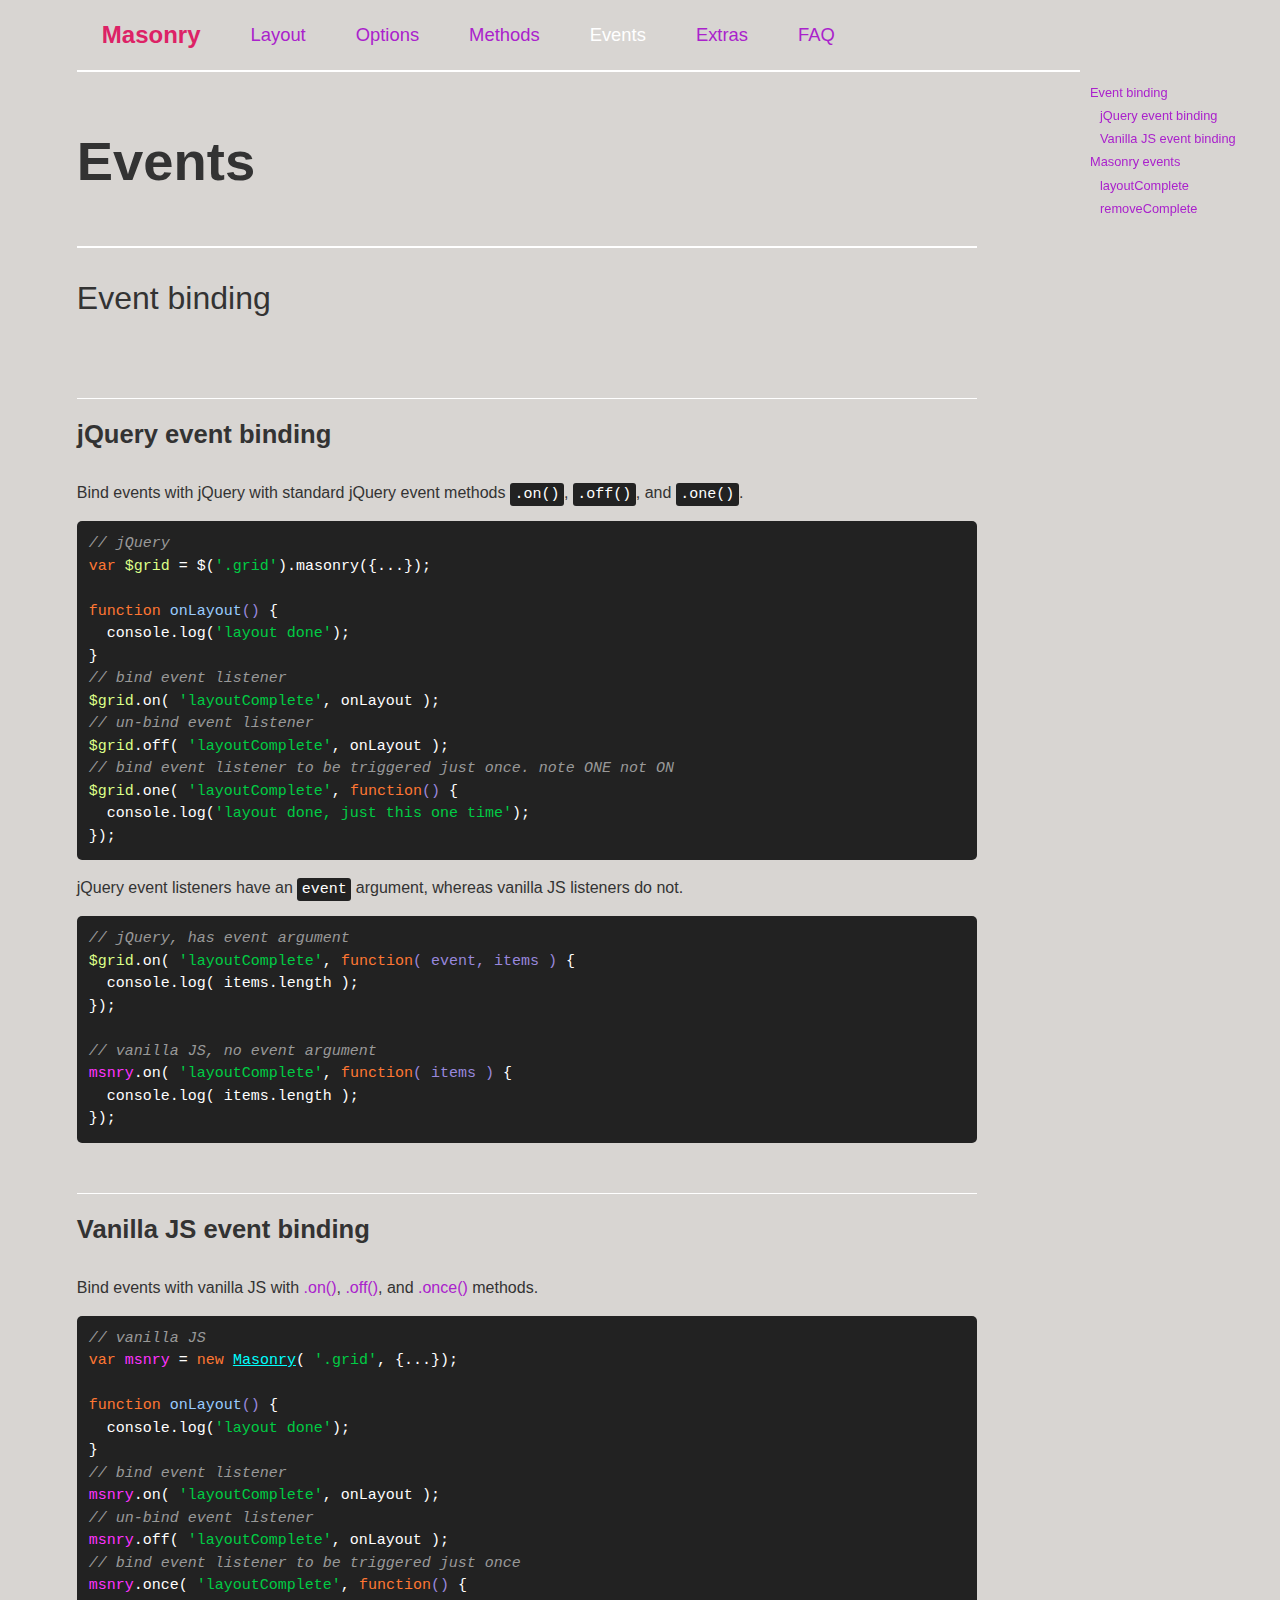
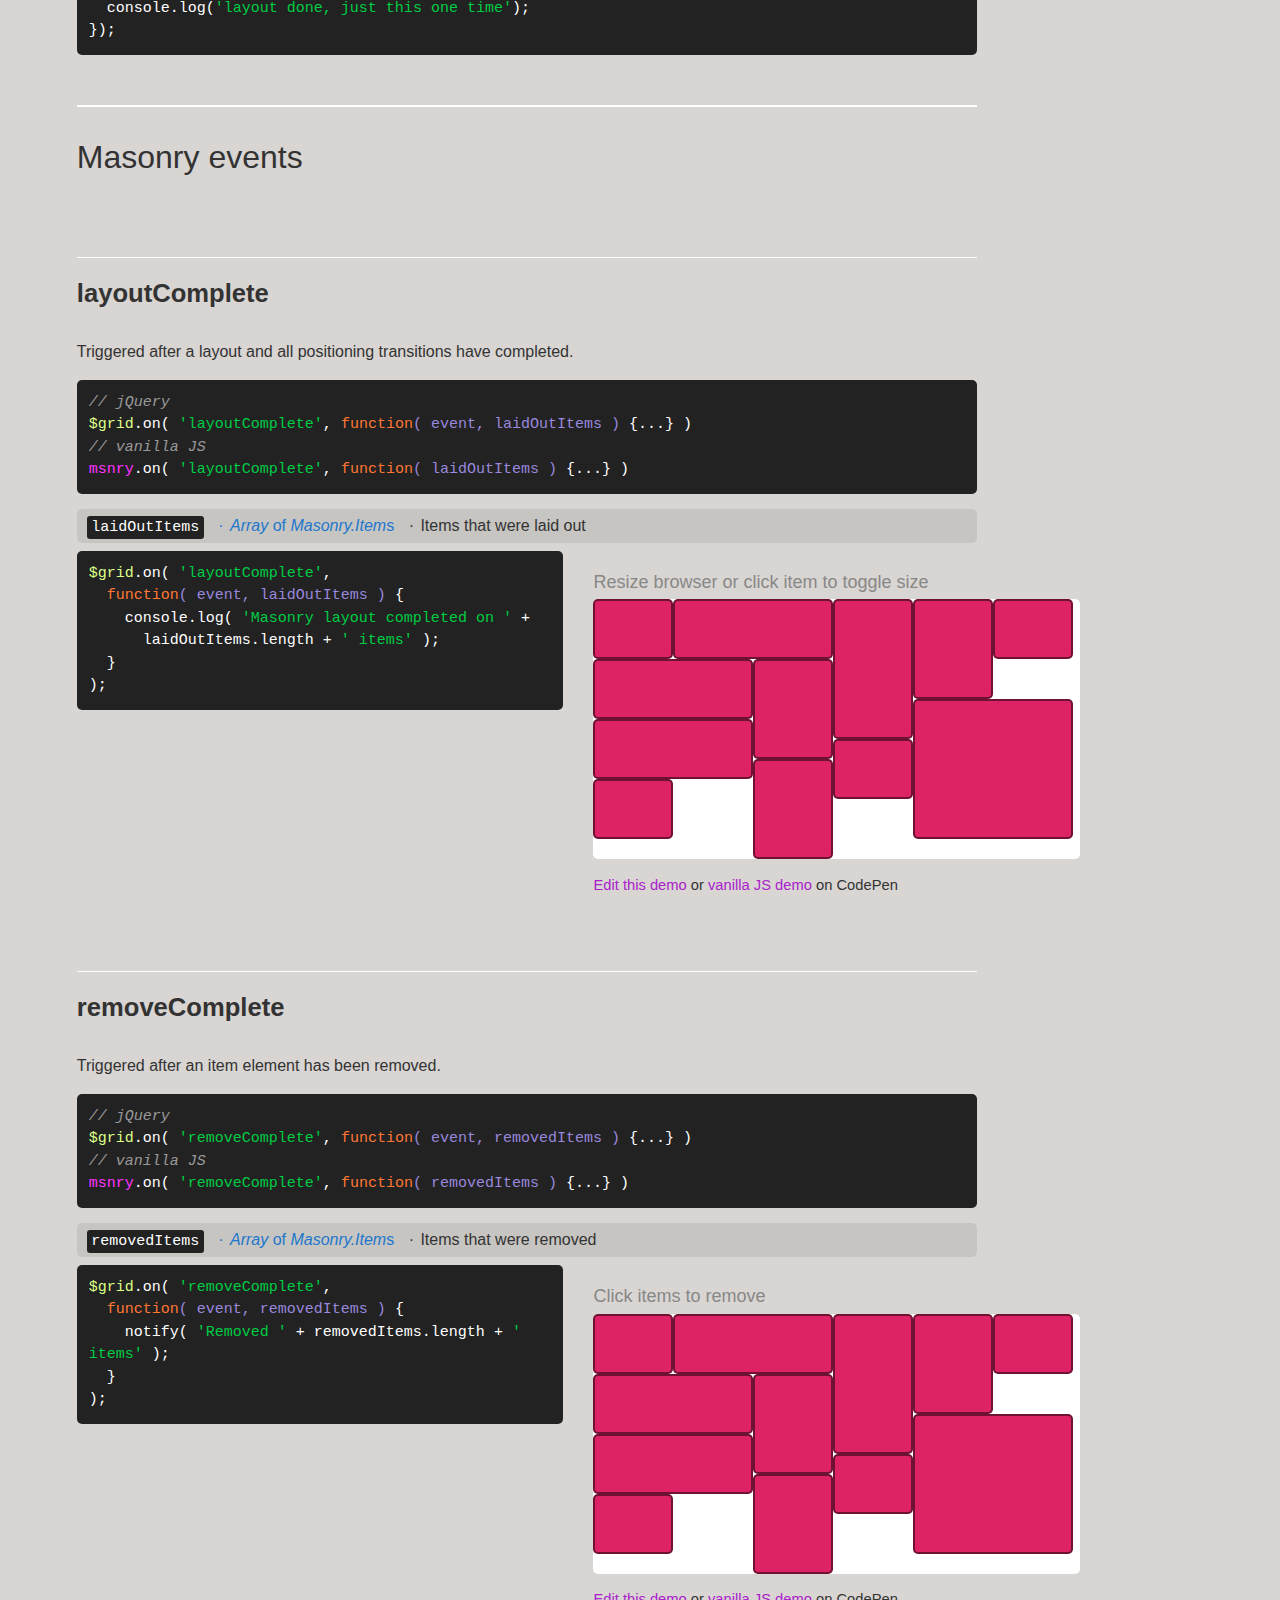
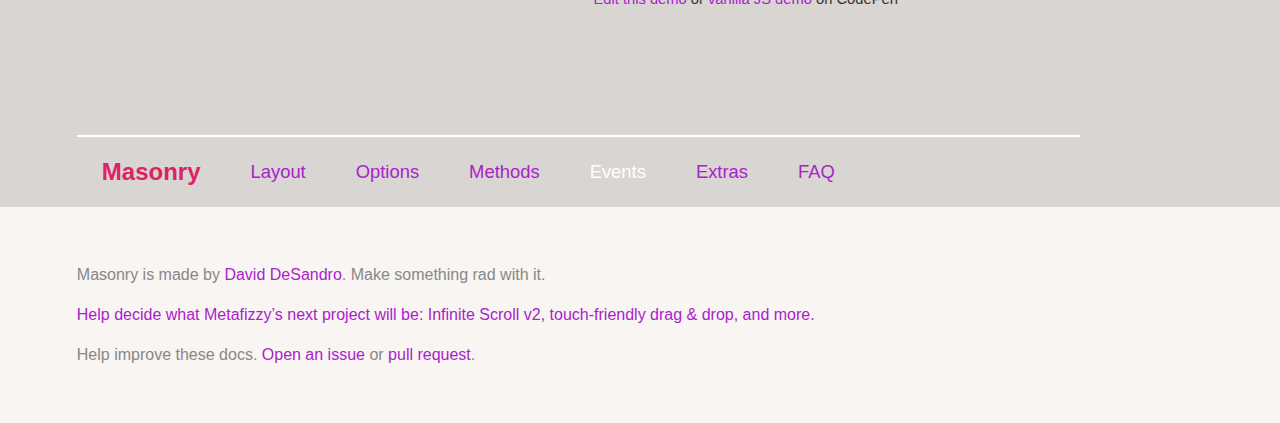
<file: assets/plugins/masonry/events.html>
<!doctype html>
<html class="export">
<head>
  <meta charset="utf-8">
  <meta http-equiv="X-UA-Compatible" content="IE=edge,chrome=1">
  <meta name="viewport" content="width=device-width">
  <meta name="description" content="Cascading grid layout library">

  <title>Masonry &#xB7; Events</title>

    <link rel="stylesheet" href="css/masonry-docs.css" media="screen">

</head>
<body class="page--events" data-page="events">

  <div class="site-nav">
    <div class="container">
      <ol class="site-nav__list">
        <li class="site-nav__item site-nav__item--homepage">
          <a href=".">Masonry</a></li>
        <li class="site-nav__item site-nav__item--layout">
          <a href="layout.html">Layout</a></li>
        <li class="site-nav__item site-nav__item--options">
          <a href="options.html">Options</a></li>
        <li class="site-nav__item site-nav__item--methods">
          <a href="methods.html">Methods</a></li>
        <li class="site-nav__item site-nav__item--events">
          <a href="events.html">Events</a></li>
        <li class="site-nav__item site-nav__item--extras">
          <a href="extras.html">Extras</a></li>
        <li class="site-nav__item site-nav__item--faq">
          <a href="faq.html">FAQ</a></li>
      </ol>
    </div>
  </div>


  <div id="content" class="content container">

      <h1>Events</h1>

    <ul class="page-nav">
<li class="page-nav__item page-nav__item--h2"><a href="#event-binding">Event binding</a></li>
<li class="page-nav__item page-nav__item--h3"><a href="#jquery-event-binding">jQuery event binding</a></li>
<li class="page-nav__item page-nav__item--h3"><a href="#vanilla-js-event-binding">Vanilla JS event binding</a></li>
<li class="page-nav__item page-nav__item--h2"><a href="#masonry-events">Masonry events</a></li>
<li class="page-nav__item page-nav__item--h3"><a href="#layoutcomplete">layoutComplete</a></li>
<li class="page-nav__item page-nav__item--h3"><a href="#removecomplete">removeComplete</a></li>
</ul>


<div id="notification"></div>

<h2 id="event-binding">Event binding</h2>

<h3 id="jquery-event-binding">jQuery event binding</h3>

<p>Bind events with jQuery with standard jQuery event methods <code>.on()</code>, <code>.off()</code>, and <code>.one()</code>.</p>

<pre><code class="js"><span class="comment">// jQuery</span>
<span class="keyword">var</span> <span class="jquery_var">$grid</span> = $(<span class="string">&apos;.grid&apos;</span>).masonry({...});

<span class="function"><span class="keyword">function</span> <span class="title">onLayout</span><span class="params">()</span> </span>{
  <span class="built_in">console</span>.log(<span class="string">&apos;layout done&apos;</span>);
}
<span class="comment">// bind event listener</span>
<span class="jquery_var">$grid</span>.on( <span class="string">&apos;layoutComplete&apos;</span>, onLayout );
<span class="comment">// un-bind event listener</span>
<span class="jquery_var">$grid</span>.off( <span class="string">&apos;layoutComplete&apos;</span>, onLayout );
<span class="comment">// bind event listener to be triggered just once. note ONE not ON</span>
<span class="jquery_var">$grid</span>.one( <span class="string">&apos;layoutComplete&apos;</span>, <span class="function"><span class="keyword">function</span><span class="params">()</span> </span>{
  <span class="built_in">console</span>.log(<span class="string">&apos;layout done, just this one time&apos;</span>);
});
</code></pre>

<p>jQuery event listeners have an <code>event</code> argument, whereas vanilla JS listeners do not.</p>

<pre><code class="js"><span class="comment">// jQuery, has event argument</span>
<span class="jquery_var">$grid</span>.on( <span class="string">&apos;layoutComplete&apos;</span>, <span class="function"><span class="keyword">function</span><span class="params">( event, items )</span> </span>{
  <span class="built_in">console</span>.log( items.length );
});

<span class="comment">// vanilla JS, no event argument</span>
<span class="masonry_var">msnry</span>.on( <span class="string">&apos;layoutComplete&apos;</span>, <span class="function"><span class="keyword">function</span><span class="params">( items )</span> </span>{
  <span class="built_in">console</span>.log( items.length );
});
</code></pre>


<h3 id="vanilla-js-event-binding">Vanilla JS event binding</h3>

<p>Bind events with vanilla JS with <a href="methods.html#on">.on()</a>, <a href="methods.html#off">.off()</a>, and <a href="methods.html#once">.once()</a> methods.</p>

<pre><code class="js"><span class="comment">// vanilla JS</span>
<span class="keyword">var</span> <span class="masonry_var">msnry</span> = <span class="keyword">new</span> <span class="masonry_keyword">Masonry</span>( <span class="string">&apos;.grid&apos;</span>, {...});

<span class="function"><span class="keyword">function</span> <span class="title">onLayout</span><span class="params">()</span> </span>{
  <span class="built_in">console</span>.log(<span class="string">&apos;layout done&apos;</span>);
}
<span class="comment">// bind event listener</span>
<span class="masonry_var">msnry</span>.on( <span class="string">&apos;layoutComplete&apos;</span>, onLayout );
<span class="comment">// un-bind event listener</span>
<span class="masonry_var">msnry</span>.off( <span class="string">&apos;layoutComplete&apos;</span>, onLayout );
<span class="comment">// bind event listener to be triggered just once</span>
<span class="masonry_var">msnry</span>.once( <span class="string">&apos;layoutComplete&apos;</span>, <span class="function"><span class="keyword">function</span><span class="params">()</span> </span>{
  <span class="built_in">console</span>.log(<span class="string">&apos;layout done, just this one time&apos;</span>);
});
</code></pre>


<h2 id="masonry-events">Masonry events</h2>


<h3 id="layoutcomplete">layoutComplete</h3>

<p>Triggered after a layout and all positioning transitions have completed.</p>

<pre><code class="js"><span class="comment">// jQuery</span>
<span class="jquery_var">$grid</span>.on( <span class="string">&apos;layoutComplete&apos;</span>, <span class="function"><span class="keyword">function</span><span class="params">( event, laidOutItems )</span> </span>{...} )
<span class="comment">// vanilla JS</span>
<span class="masonry_var">msnry</span>.on( <span class="string">&apos;layoutComplete&apos;</span>, <span class="function"><span class="keyword">function</span><span class="params">( laidOutItems )</span> </span>{...} )
</code></pre>

<p class="variable">
  <code class="variable__code">laidOutItems</code>
  <span class="variable__type"><i>Array</i> of <i>Masonry.Item</i>s</span>
  <span class="variable__description">Items that were laid out</span>
</p>

<div class="duo example">
  <div class="duo__cell example__code">
<pre><code class="js"><span class="jquery_var">$grid</span>.on( <span class="string">&apos;layoutComplete&apos;</span>,
  <span class="function"><span class="keyword">function</span><span class="params">( event, laidOutItems )</span> </span>{
    <span class="built_in">console</span>.log( <span class="string">&apos;Masonry layout completed on &apos;</span> +
      laidOutItems.length + <span class="string">&apos; items&apos;</span> );
  }
);
</code></pre>
  </div>
  <div class="duo__cell example__demo" data-js-module="layout-complete-demo">
    <p class="instruction">Resize browser or click item to toggle size</p>
    <div class="grid grid--clickable">
      <div class="grid-item"></div>
      <div class="grid-item grid-item--width2"></div>
      <div class="grid-item grid-item--height3"></div>
      <div class="grid-item grid-item--height2"></div>
      <div class="grid-item grid-item--width2"></div>
      <div class="grid-item"></div>
      <div class="grid-item grid-item--width2 grid-item--height3"></div>
      <div class="grid-item grid-item--height2"></div>
      <div class="grid-item grid-item--width2"></div>
      <div class="grid-item"></div>
      <div class="grid-item grid-item--height2"></div>
      <div class="grid-item"></div>
    </div>
    <p class="edit-demo">
        <a href="http://codepen.io/desandro/pen/yNgmNv">Edit this demo</a>
        or <a href="http://codepen.io/desandro/pen/htsui">vanilla JS demo</a> on CodePen
    </p>
  </div>
</div>


<h3 id="removecomplete">removeComplete</h3>

<p>Triggered after an item element has been removed.</p>

<pre><code class="js"><span class="comment">// jQuery</span>
<span class="jquery_var">$grid</span>.on( <span class="string">&apos;removeComplete&apos;</span>, <span class="function"><span class="keyword">function</span><span class="params">( event, removedItems )</span> </span>{...} )
<span class="comment">// vanilla JS</span>
<span class="masonry_var">msnry</span>.on( <span class="string">&apos;removeComplete&apos;</span>, <span class="function"><span class="keyword">function</span><span class="params">( removedItems )</span> </span>{...} )
</code></pre>

<p class="variable">
  <code class="variable__code">removedItems</code>
  <span class="variable__type"><i>Array</i> of <i>Masonry.Item</i>s</span>
  <span class="variable__description">Items that were removed</span>
</p>

<div class="duo example">
  <div class="duo__cell example__code">
<pre><code class="js"><span class="jquery_var">$grid</span>.on( <span class="string">&apos;removeComplete&apos;</span>,
  <span class="function"><span class="keyword">function</span><span class="params">( event, removedItems )</span> </span>{
    notify( <span class="string">&apos;Removed &apos;</span> + removedItems.length + <span class="string">&apos; items&apos;</span> );
  }
);
</code></pre>
  </div>
  <div class="duo__cell example__demo" data-js-module="remove-complete-demo">
    <p class="instruction">Click items to remove</p>
    <div class="grid grid--clickable">
      <div class="grid-item"></div>
      <div class="grid-item grid-item--width2"></div>
      <div class="grid-item grid-item--height3"></div>
      <div class="grid-item grid-item--height2"></div>
      <div class="grid-item grid-item--width2"></div>
      <div class="grid-item"></div>
      <div class="grid-item grid-item--width2 grid-item--height3"></div>
      <div class="grid-item grid-item--height2"></div>
      <div class="grid-item grid-item--width2"></div>
      <div class="grid-item"></div>
      <div class="grid-item grid-item--height2"></div>
      <div class="grid-item"></div>
    </div>
    <p class="edit-demo">
        <a href="http://codepen.io/desandro/pen/mJRNVV">Edit this demo</a>
        or <a href="http://codepen.io/desandro/pen/JknEe">vanilla JS demo</a> on CodePen
    </p>
  </div>
</div>

  </div>

  <div class="site-nav">
    <div class="container">
      <ol class="site-nav__list">
        <li class="site-nav__item site-nav__item--homepage">
          <a href=".">Masonry</a></li>
        <li class="site-nav__item site-nav__item--layout">
          <a href="layout.html">Layout</a></li>
        <li class="site-nav__item site-nav__item--options">
          <a href="options.html">Options</a></li>
        <li class="site-nav__item site-nav__item--methods">
          <a href="methods.html">Methods</a></li>
        <li class="site-nav__item site-nav__item--events">
          <a href="events.html">Events</a></li>
        <li class="site-nav__item site-nav__item--extras">
          <a href="extras.html">Extras</a></li>
        <li class="site-nav__item site-nav__item--faq">
          <a href="faq.html">FAQ</a></li>
      </ol>
    </div>
  </div>

  <div class="site-footer">
  
    <div class="container">
        <p class="site-footer__copy">
          Masonry is made by <a href="http://desandro.com">David DeSandro</a>.
          Make something rad with it.
        </p>
  
  
      <p class="site-footer__copy"><a href="https://github.com/metafizzy/next-project/issues">Help decide what Metafizzy&#x2019;s next project will be: Infinite Scroll v2, touch-friendly drag &amp; drop, and more.</a></p>
  
      <p class="site-footer__copy">Help improve these docs.
        <a href="https://github.com/desandro/masonry-docs/issues/">Open an issue</a> or
        <a href="https://github.com/desandro/masonry-docs/blob/master/content/events.mustache">pull request</a>.</p>
  
    </div>
  
  </div>

  <script src="js/masonry-docs.min.js"></script>


</body>
</html>
</file>
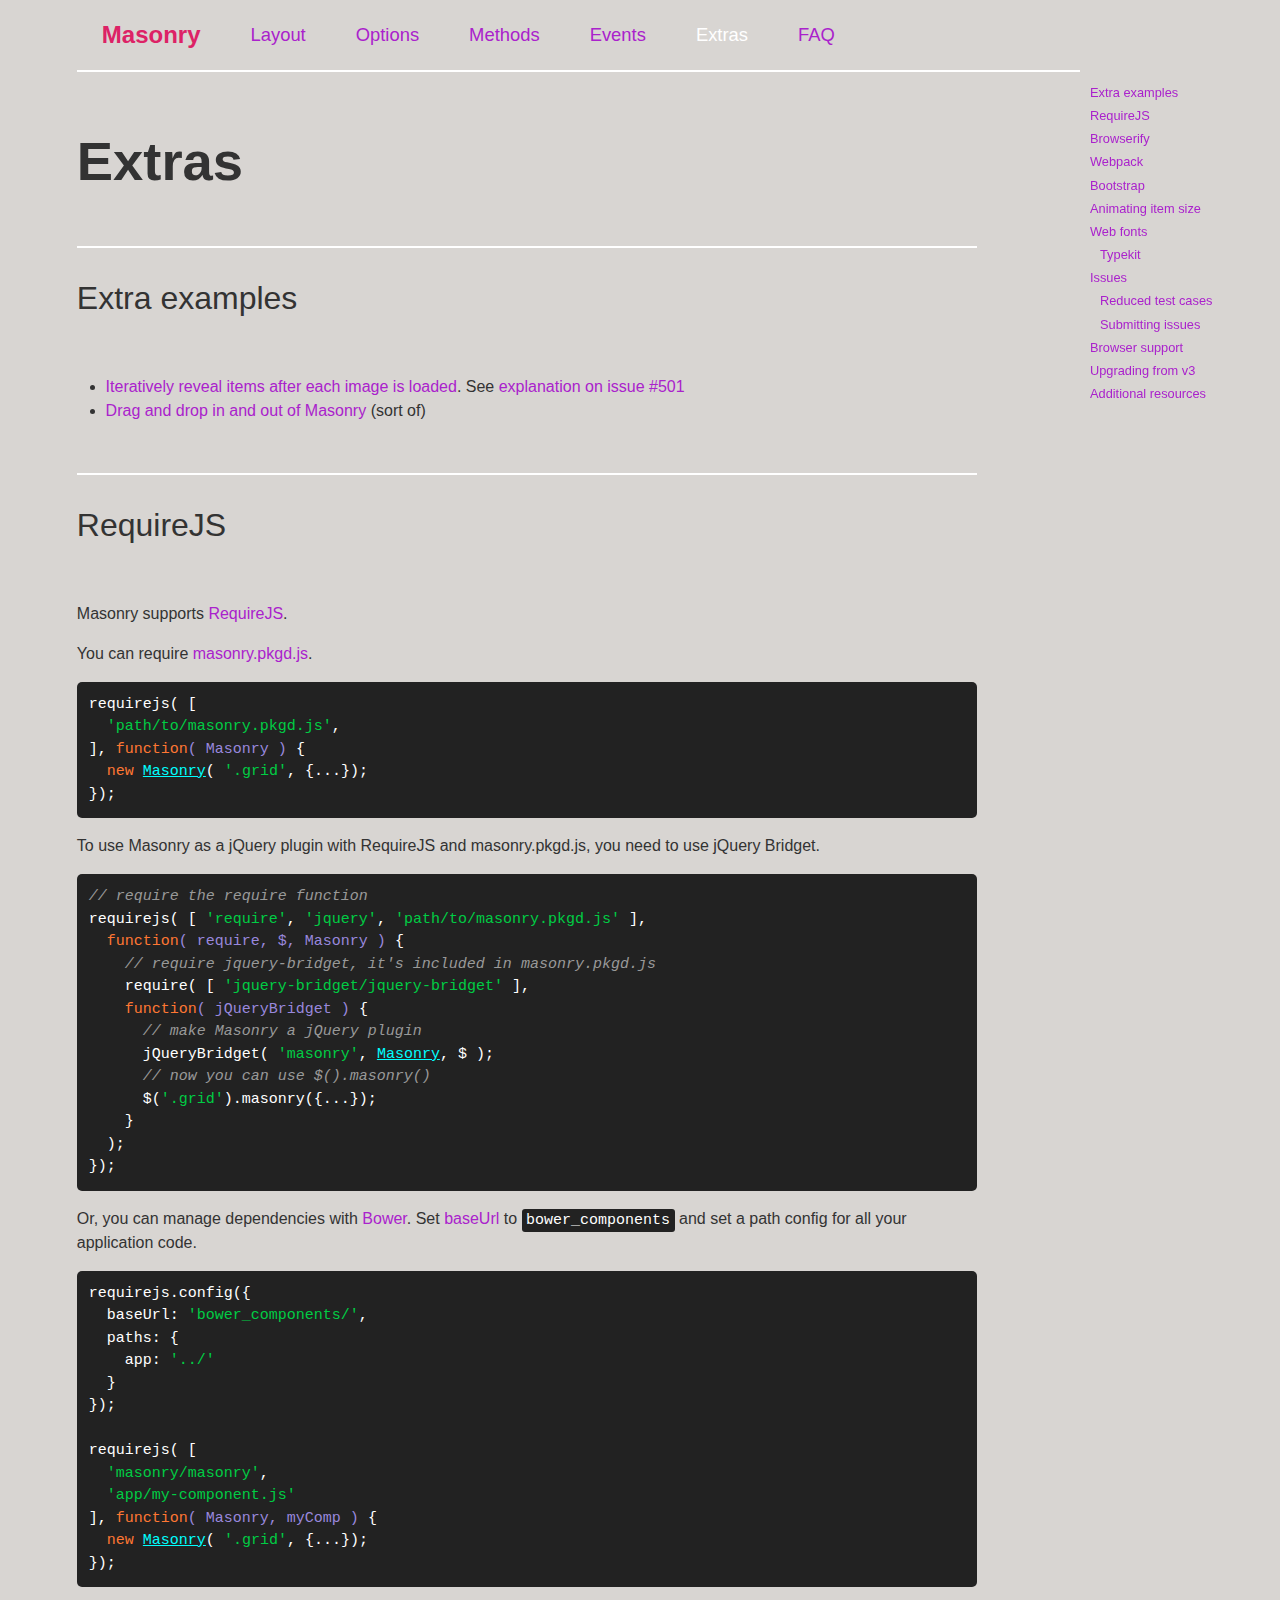
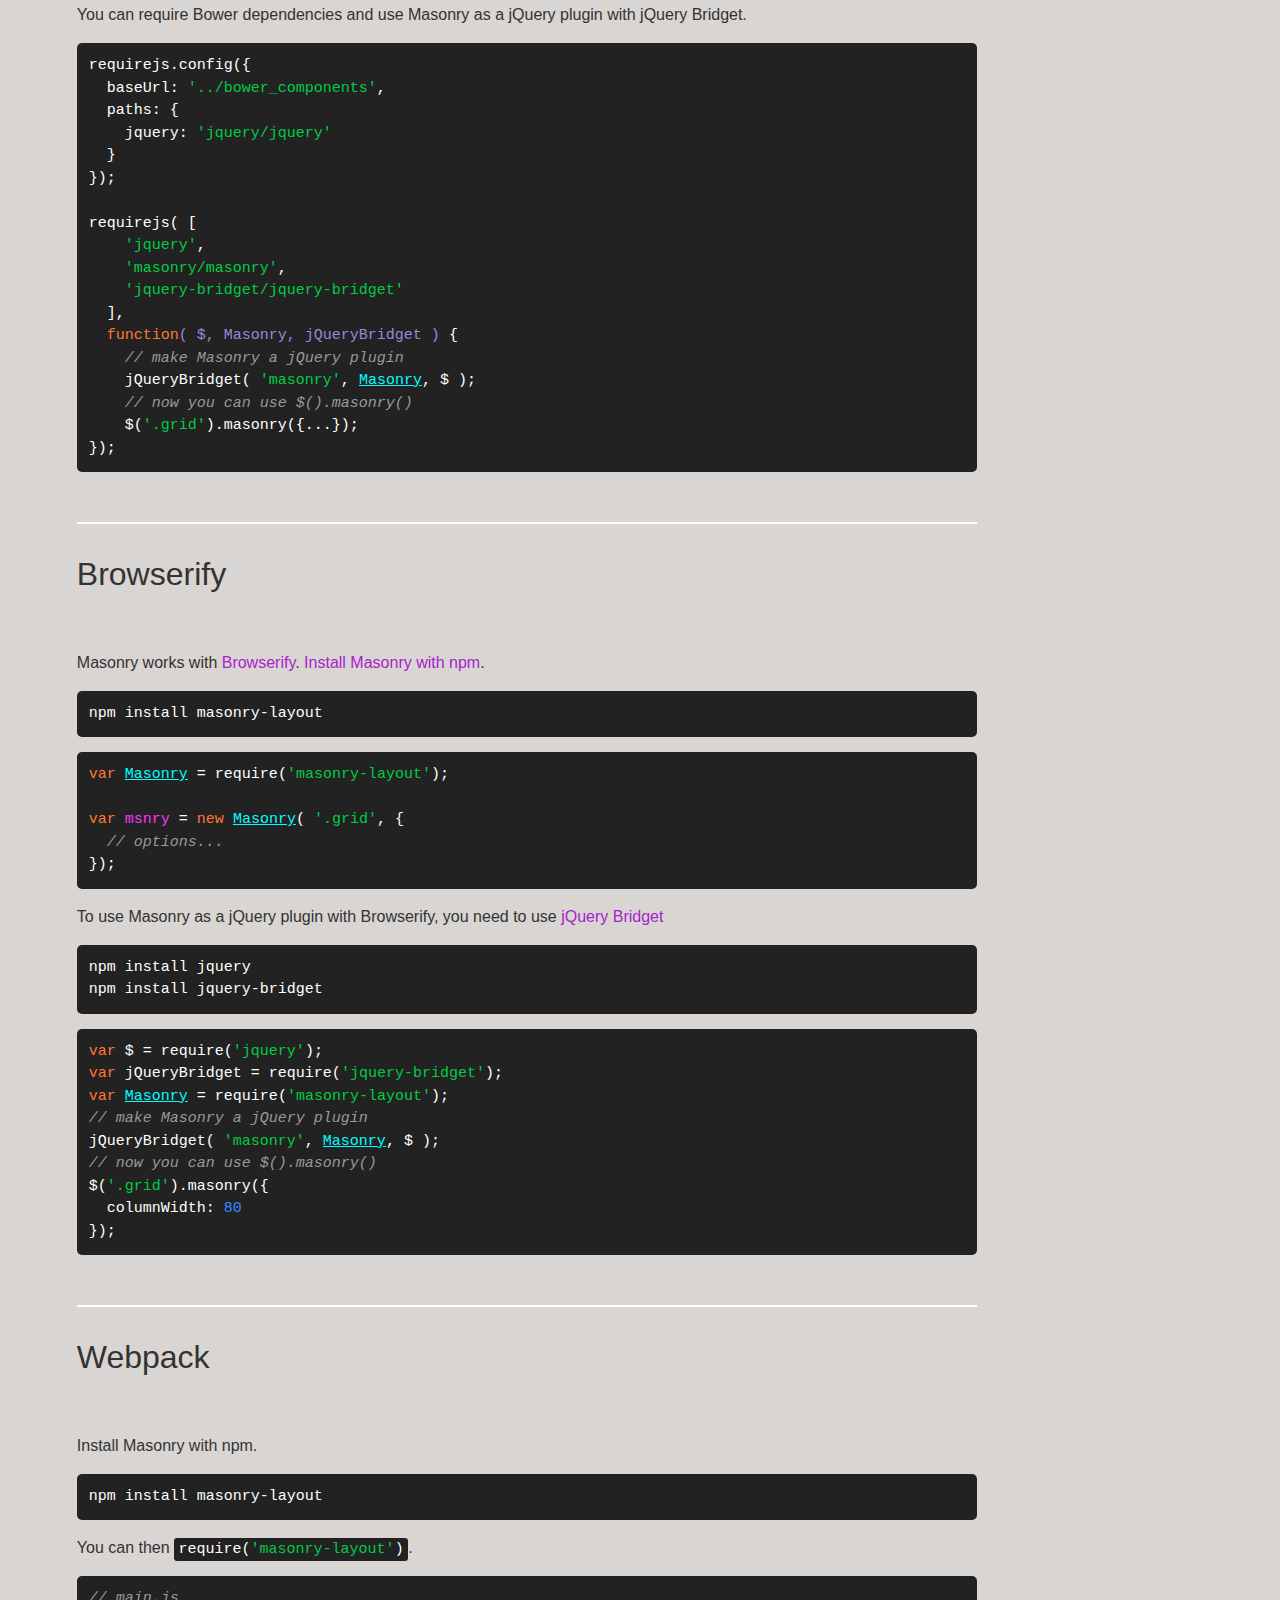
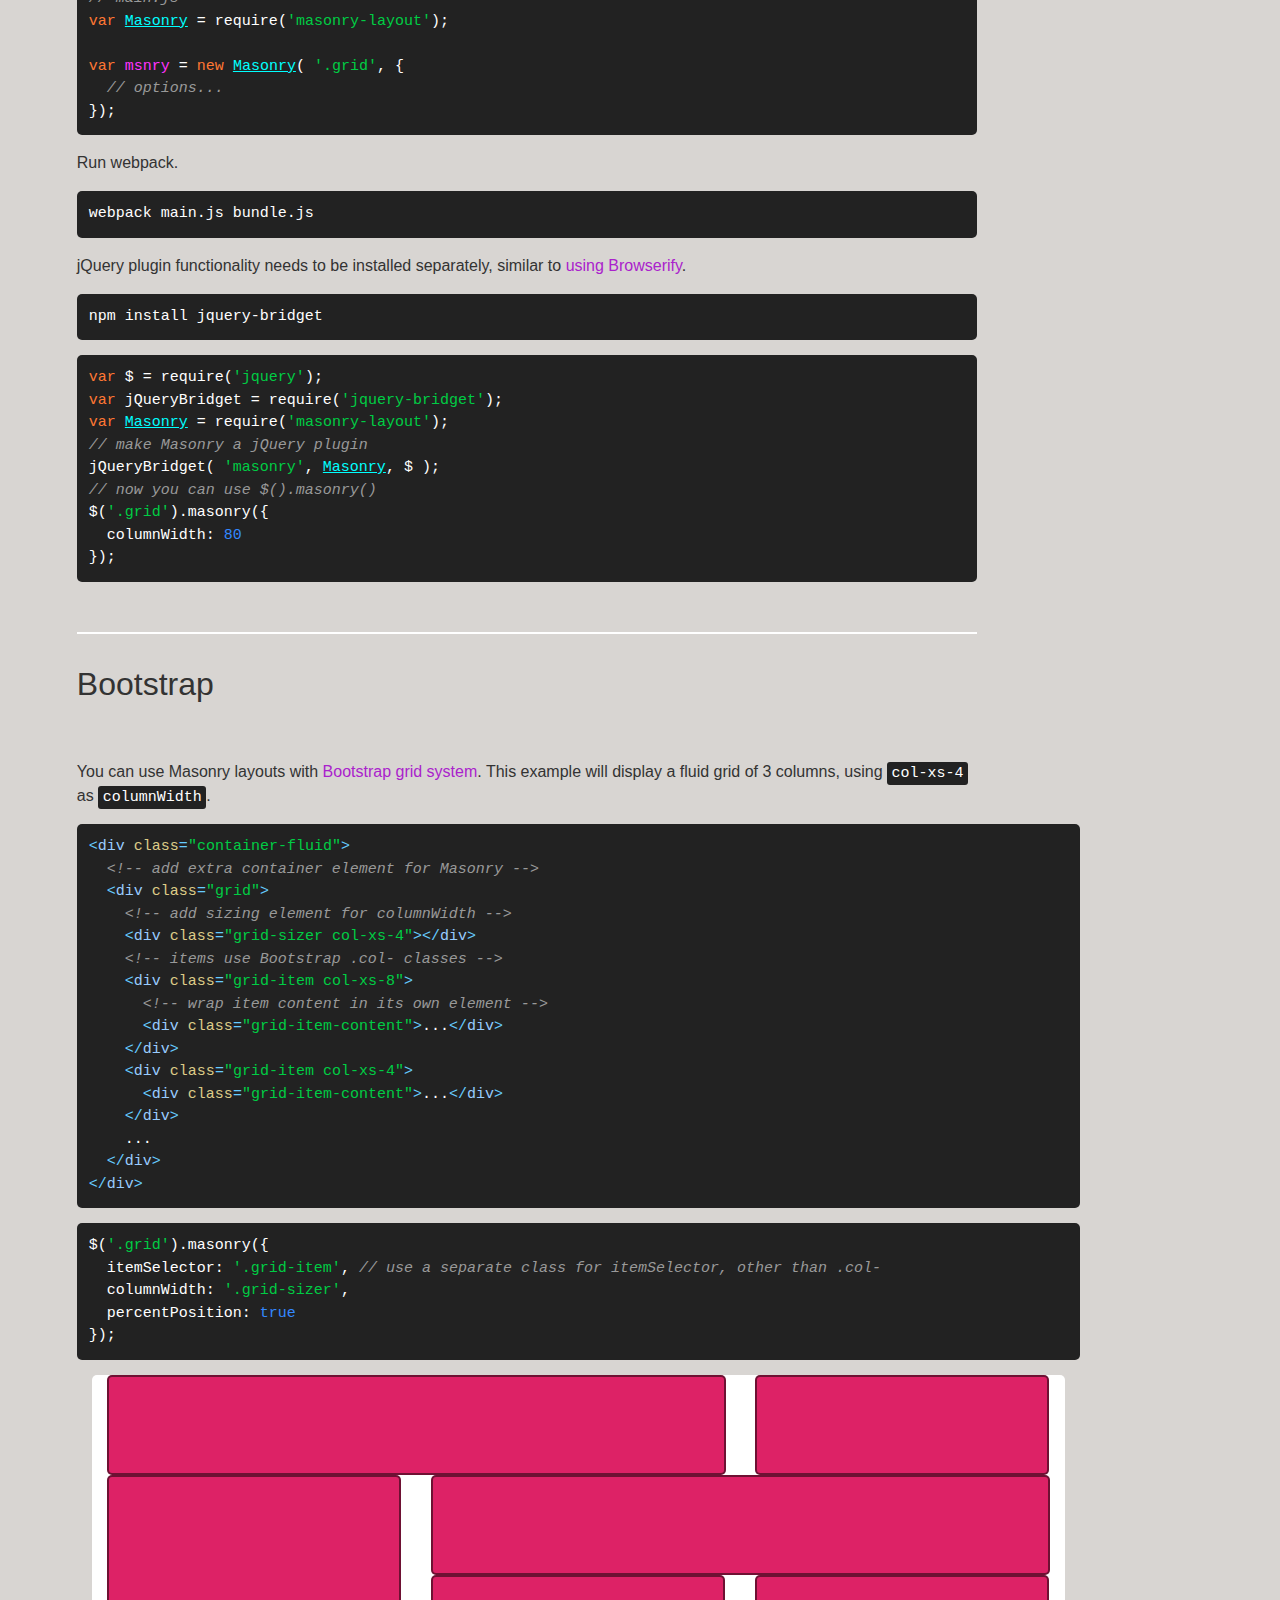
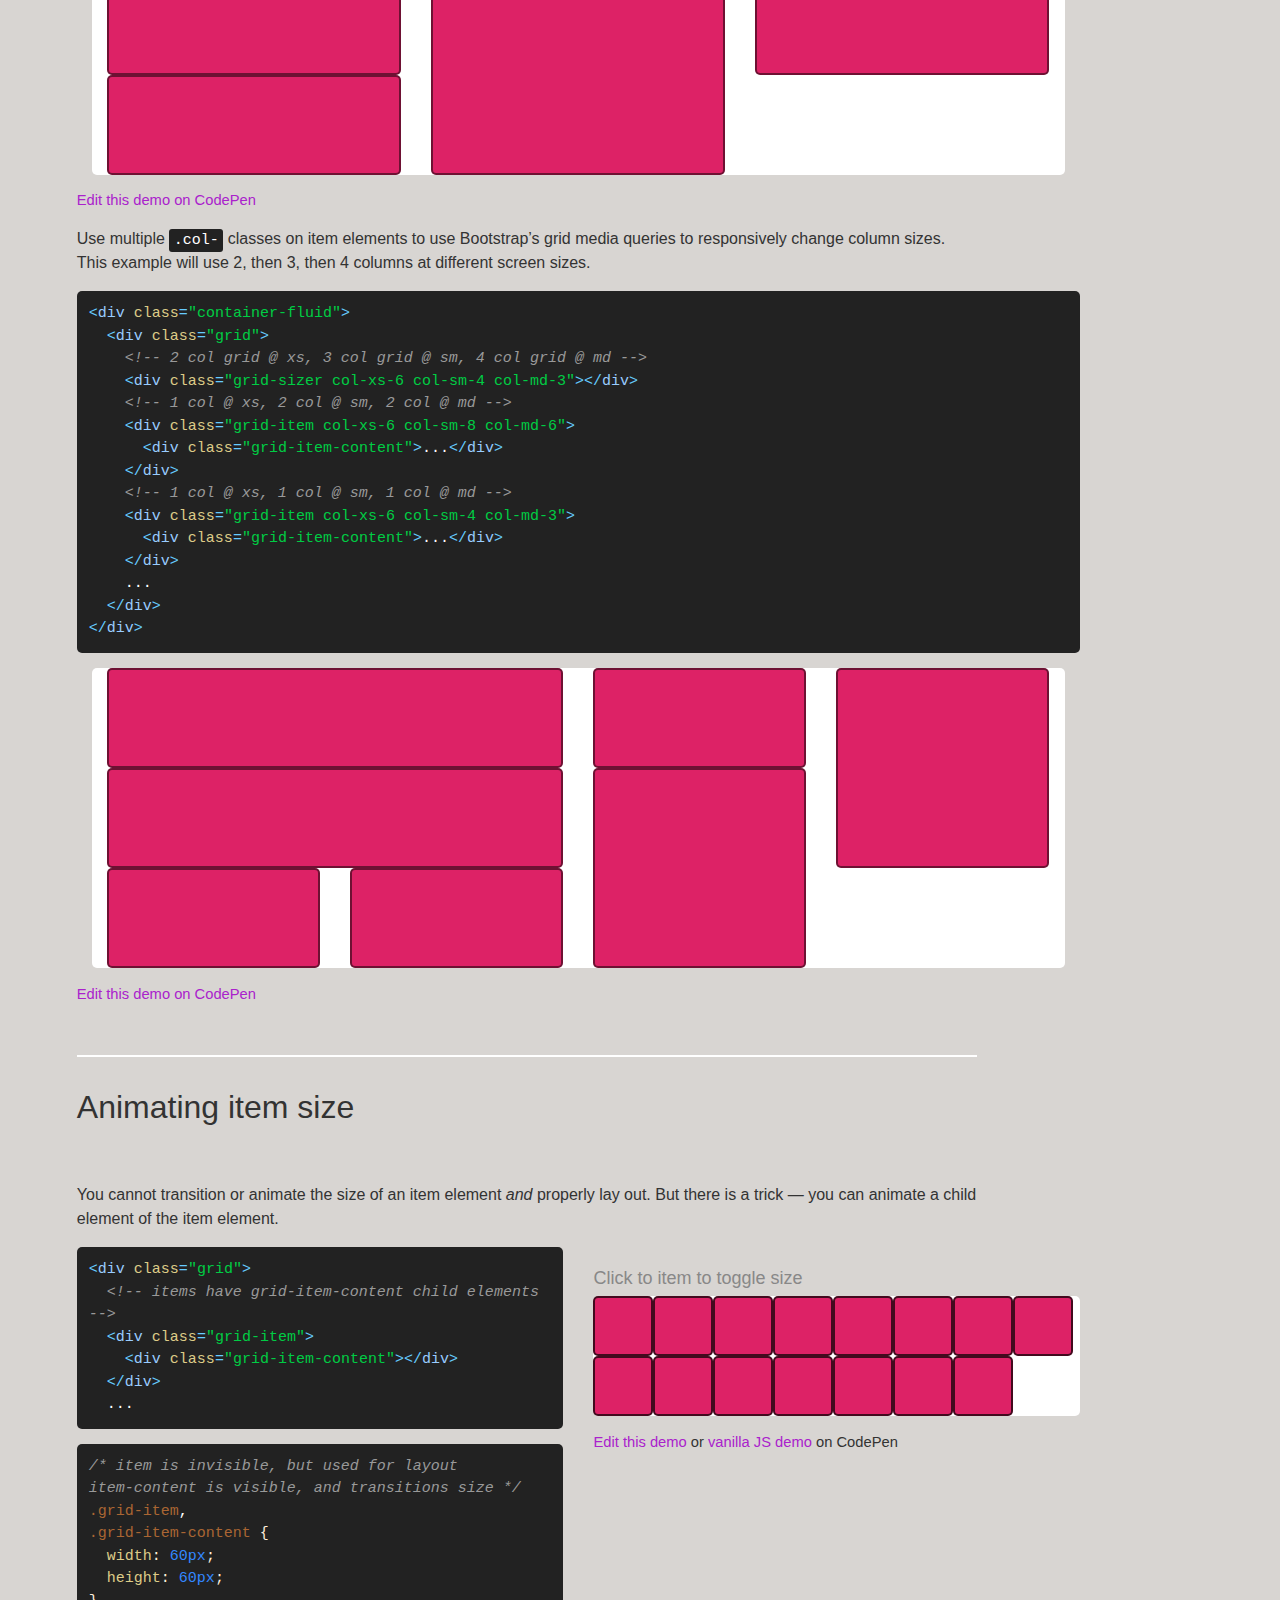
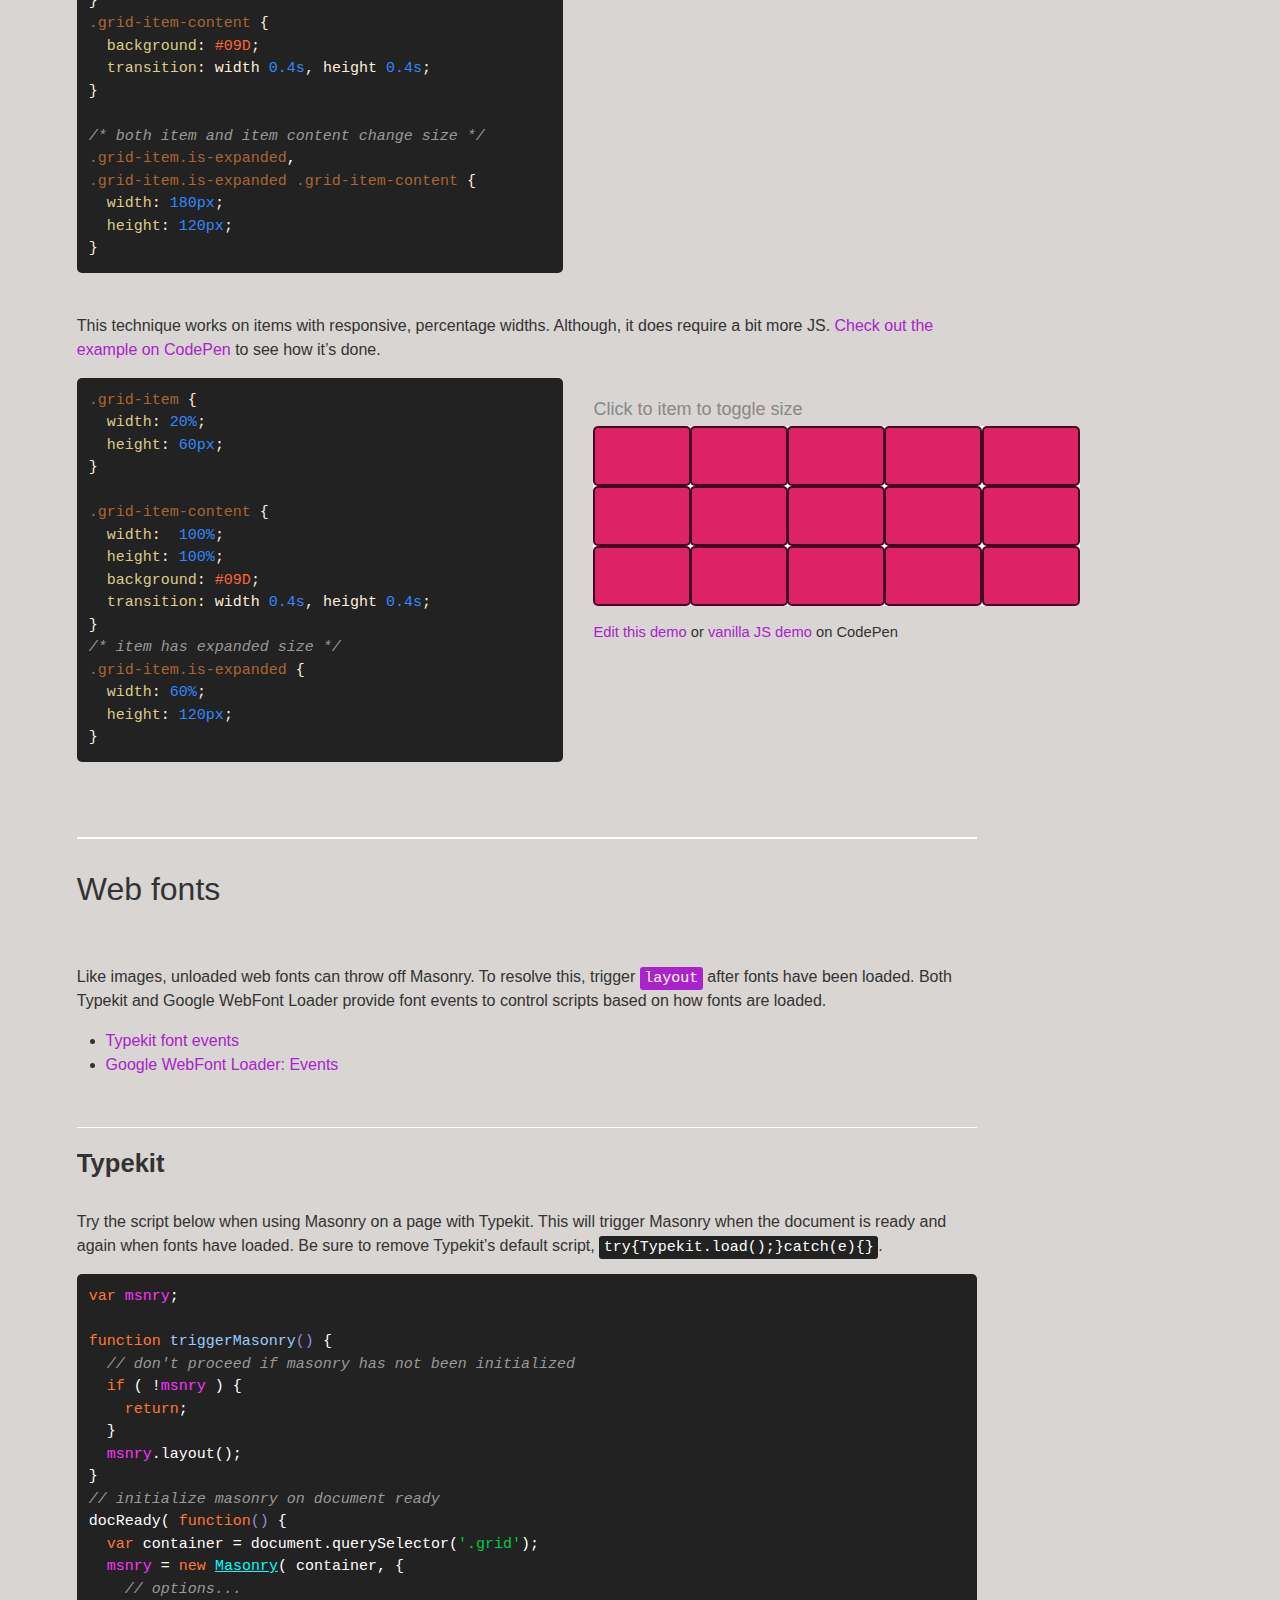
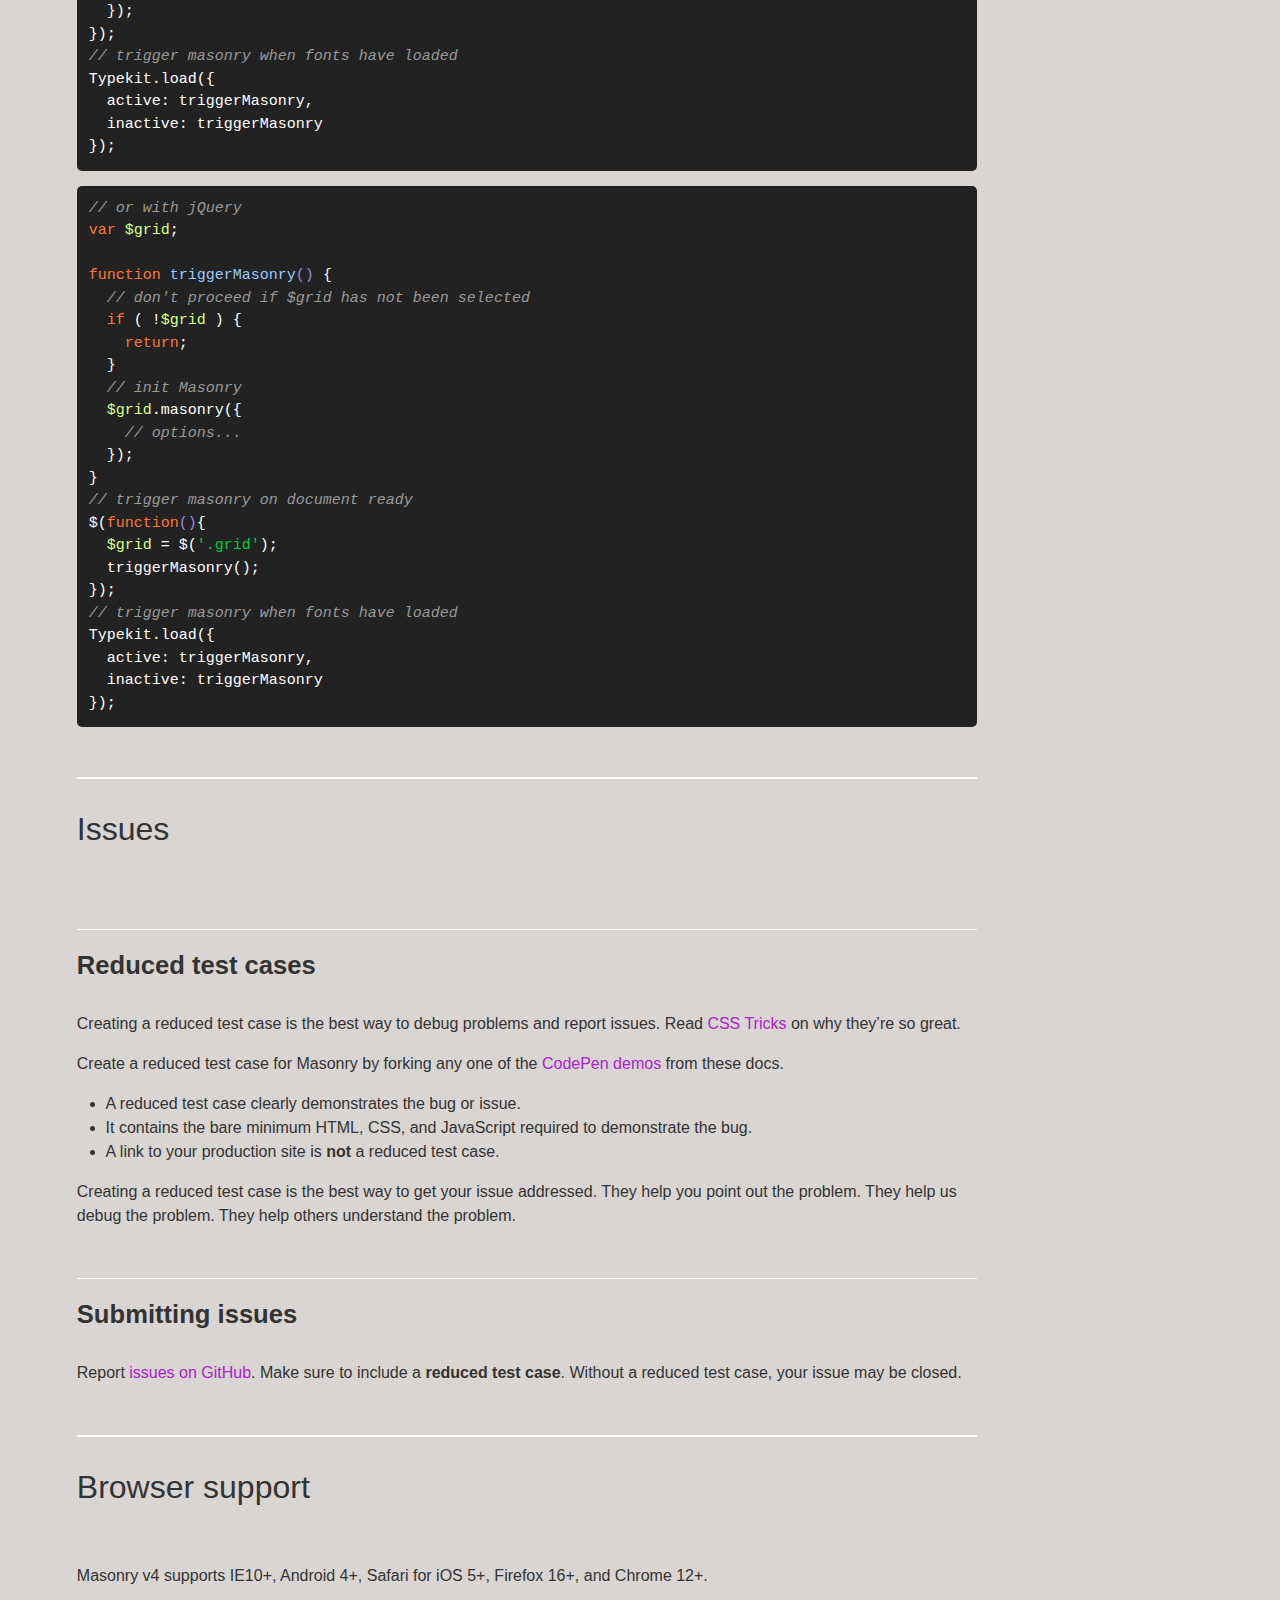
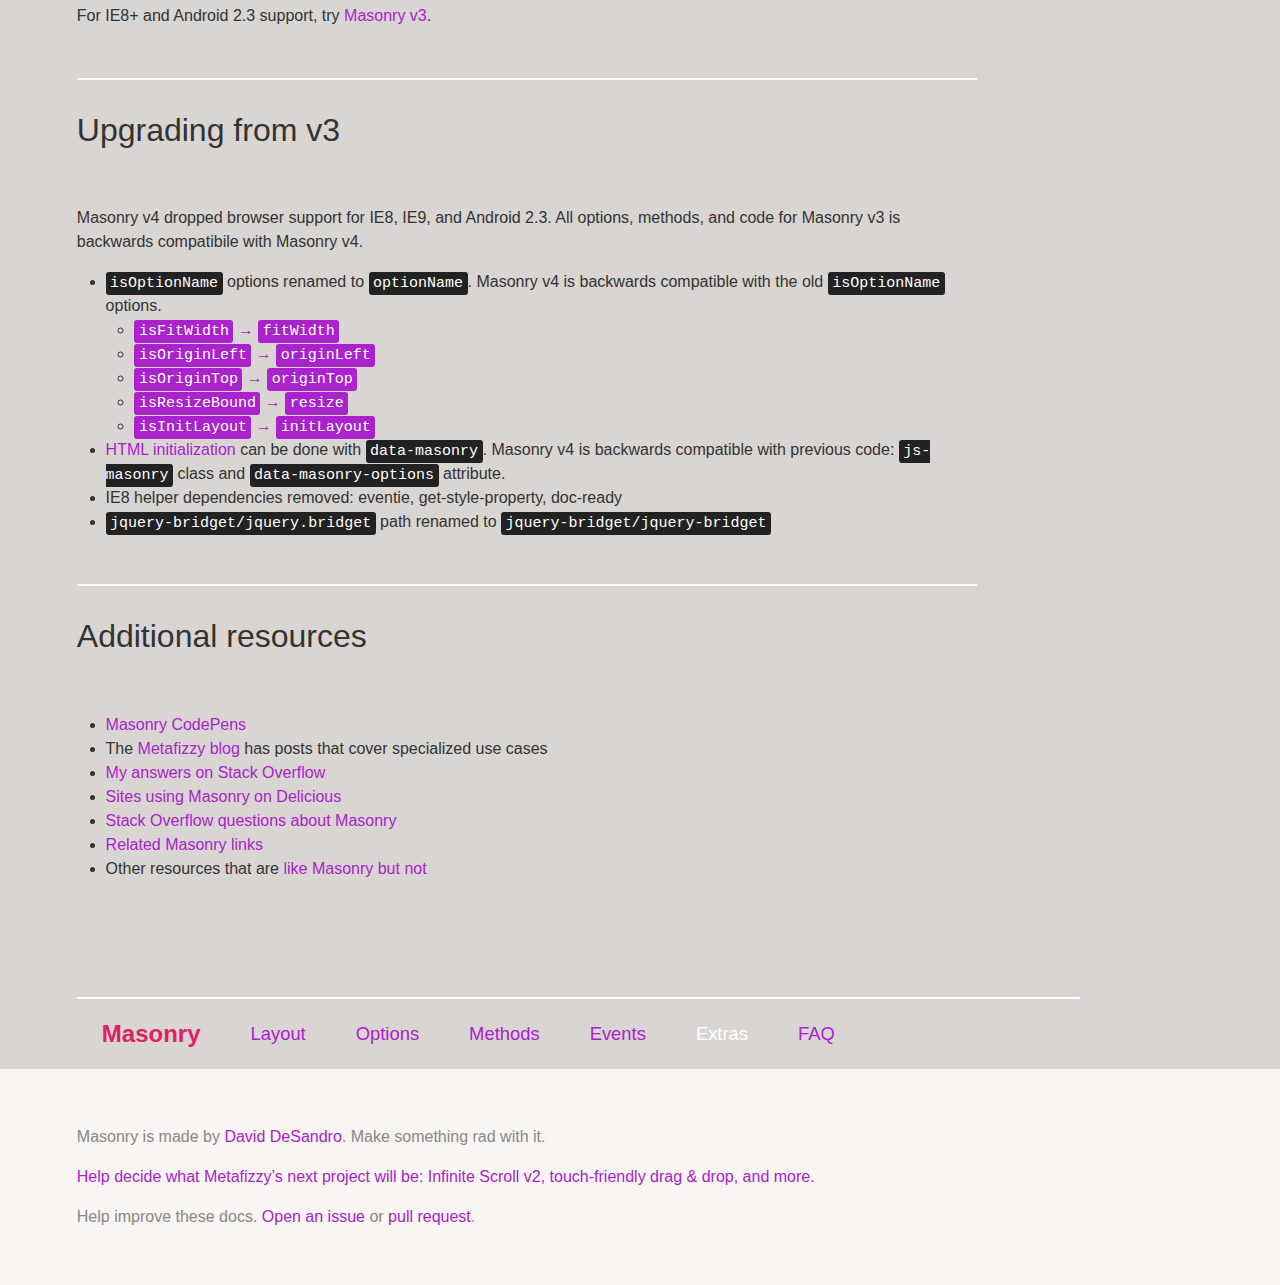
<file: assets/plugins/masonry/extras.html>
<!doctype html>
<html class="export">
<head>
  <meta charset="utf-8">
  <meta http-equiv="X-UA-Compatible" content="IE=edge,chrome=1">
  <meta name="viewport" content="width=device-width">
  <meta name="description" content="Cascading grid layout library">

  <title>Masonry &#xB7; Extras</title>

    <link rel="stylesheet" href="css/masonry-docs.css" media="screen">

</head>
<body class="page--extras" data-page="extras">

  <div class="site-nav">
    <div class="container">
      <ol class="site-nav__list">
        <li class="site-nav__item site-nav__item--homepage">
          <a href=".">Masonry</a></li>
        <li class="site-nav__item site-nav__item--layout">
          <a href="layout.html">Layout</a></li>
        <li class="site-nav__item site-nav__item--options">
          <a href="options.html">Options</a></li>
        <li class="site-nav__item site-nav__item--methods">
          <a href="methods.html">Methods</a></li>
        <li class="site-nav__item site-nav__item--events">
          <a href="events.html">Events</a></li>
        <li class="site-nav__item site-nav__item--extras">
          <a href="extras.html">Extras</a></li>
        <li class="site-nav__item site-nav__item--faq">
          <a href="faq.html">FAQ</a></li>
      </ol>
    </div>
  </div>


  <div id="content" class="content container">

      <h1>Extras</h1>

    <ul class="page-nav">
<li class="page-nav__item page-nav__item--h2"><a href="#extra-examples">Extra examples</a></li>
<li class="page-nav__item page-nav__item--h2"><a href="#requirejs">RequireJS</a></li>
<li class="page-nav__item page-nav__item--h2"><a href="#browserify">Browserify</a></li>
<li class="page-nav__item page-nav__item--h2"><a href="#webpack">Webpack</a></li>
<li class="page-nav__item page-nav__item--h2"><a href="#bootstrap">Bootstrap</a></li>
<li class="page-nav__item page-nav__item--h2"><a href="#animating-item-size">Animating item size</a></li>
<li class="page-nav__item page-nav__item--h2"><a href="#web-fonts">Web fonts</a></li>
<li class="page-nav__item page-nav__item--h3"><a href="#typekit">Typekit</a></li>
<li class="page-nav__item page-nav__item--h2"><a href="#issues">Issues</a></li>
<li class="page-nav__item page-nav__item--h3"><a href="#reduced-test-cases">Reduced test cases</a></li>
<li class="page-nav__item page-nav__item--h3"><a href="#submitting-issues">Submitting issues</a></li>
<li class="page-nav__item page-nav__item--h2"><a href="#browser-support">Browser support</a></li>
<li class="page-nav__item page-nav__item--h2"><a href="#upgrading-from-v3">Upgrading from v3</a></li>
<li class="page-nav__item page-nav__item--h2"><a href="#additional-resources">Additional resources</a></li>
</ul>



<h2 id="extra-examples">Extra examples</h2>

<ul>
  <li><a href="http://codepen.io/desandro/pen/kwsJb">Iteratively reveal items after each image is loaded</a>. See <a href="https://github.com/desandro/masonry/issues/501#issuecomment-34583942">explanation on issue #501</a></li>
  <li><a href="http://codepen.io/desandro/pen/btHyq">Drag and drop in and out of Masonry</a> (sort of)</li>
</ul>


<h2 id="requirejs">RequireJS</h2>

<p>Masonry supports <a href="http://requirejs.org">RequireJS</a>.</p>

<p>You can require <a href="masonry.pkgd.js">masonry.pkgd.js</a>.</p>

<pre><code class="js">requirejs( [
  <span class="string">&apos;path/to/masonry.pkgd.js&apos;</span>,
], <span class="function"><span class="keyword">function</span><span class="params">( Masonry )</span> </span>{
  <span class="keyword">new</span> <span class="masonry_keyword">Masonry</span>( <span class="string">&apos;.grid&apos;</span>, {...});
});
</code></pre>

<p id="requirejs-pkgd-jquery">To use Masonry as a jQuery plugin with RequireJS and masonry.pkgd.js, you need to use jQuery Bridget.</p>


<pre><code class="js"><span class="comment">// require the require function</span>
requirejs( [ <span class="string">&apos;require&apos;</span>, <span class="string">&apos;jquery&apos;</span>, <span class="string">&apos;path/to/masonry.pkgd.js&apos;</span> ],
  <span class="function"><span class="keyword">function</span><span class="params">( require, $, Masonry )</span> </span>{
    <span class="comment">// require jquery-bridget, it&apos;s included in masonry.pkgd.js</span>
    <span class="built_in">require</span>( [ <span class="string">&apos;jquery-bridget/jquery-bridget&apos;</span> ],
    <span class="function"><span class="keyword">function</span><span class="params">( jQueryBridget )</span> </span>{
      <span class="comment">// make Masonry a jQuery plugin</span>
      jQueryBridget( <span class="string">&apos;masonry&apos;</span>, <span class="masonry_keyword">Masonry</span>, $ );
      <span class="comment">// now you can use $().masonry()</span>
      $(<span class="string">&apos;.grid&apos;</span>).masonry({...});
    }
  );
});
</code></pre>

<p id="requirejs-bower">Or, you can manage dependencies with <a href="http://bower.io">Bower</a>. Set <a href="http://requirejs.org/docs/api.html#config-baseUrl">baseUrl</a> to <code>bower_components</code> and set a path config for all your application code.</p>

<pre><code class="js">requirejs.config({
  baseUrl: <span class="string">&apos;bower_components/&apos;</span>,
  paths: {
    app: <span class="string">&apos;../&apos;</span>
  }
});

requirejs( [
  <span class="string">&apos;masonry/masonry&apos;</span>,
  <span class="string">&apos;app/my-component.js&apos;</span>
], <span class="function"><span class="keyword">function</span><span class="params">( Masonry, myComp )</span> </span>{
  <span class="keyword">new</span> <span class="masonry_keyword">Masonry</span>( <span class="string">&apos;.grid&apos;</span>, {...});
});
</code></pre>

<p id="requirejs-bower-jquery">You can require Bower dependencies and use Masonry as a jQuery plugin with jQuery Bridget.</p>

<pre><code class="js">requirejs.config({
  baseUrl: <span class="string">&apos;../bower_components&apos;</span>,
  paths: {
    jquery: <span class="string">&apos;jquery/jquery&apos;</span>
  }
});

requirejs( [
    <span class="string">&apos;jquery&apos;</span>,
    <span class="string">&apos;masonry/masonry&apos;</span>,
    <span class="string">&apos;jquery-bridget/jquery-bridget&apos;</span>
  ],
  <span class="function"><span class="keyword">function</span><span class="params">( $, Masonry, jQueryBridget )</span> </span>{
    <span class="comment">// make Masonry a jQuery plugin</span>
    jQueryBridget( <span class="string">&apos;masonry&apos;</span>, <span class="masonry_keyword">Masonry</span>, $ );
    <span class="comment">// now you can use $().masonry()</span>
    $(<span class="string">&apos;.grid&apos;</span>).masonry({...});
});
</code></pre>


<h2 id="browserify">Browserify</h2>

<p>Masonry works with <a href="http://browserify.org">Browserify</a>. <a href="https://www.npmjs.org/package/masonry-layout">Install Masonry with npm</a>.</p>

<pre><code>npm install masonry-layout
</code></pre>

<pre><code class="js"><span class="keyword">var</span> <span class="masonry_keyword">Masonry</span> = <span class="built_in">require</span>(<span class="string">&apos;masonry-layout&apos;</span>);

<span class="keyword">var</span> <span class="masonry_var">msnry</span> = <span class="keyword">new</span> <span class="masonry_keyword">Masonry</span>( <span class="string">&apos;.grid&apos;</span>, {
  <span class="comment">// options...</span>
});
</code></pre>

<p id="browserify-jquery">To use Masonry as a jQuery plugin with Browserify, you need to use <a href="https://www.npmjs.org/package/jquery-bridget">jQuery Bridget</a></p>

<pre><code>npm install jquery
npm install jquery-bridget
</code></pre>

<pre><code class="js"><span class="keyword">var</span> $ = <span class="built_in">require</span>(<span class="string">&apos;jquery&apos;</span>);
<span class="keyword">var</span> jQueryBridget = <span class="built_in">require</span>(<span class="string">&apos;jquery-bridget&apos;</span>);
<span class="keyword">var</span> <span class="masonry_keyword">Masonry</span> = <span class="built_in">require</span>(<span class="string">&apos;masonry-layout&apos;</span>);
<span class="comment">// make Masonry a jQuery plugin</span>
jQueryBridget( <span class="string">&apos;masonry&apos;</span>, <span class="masonry_keyword">Masonry</span>, $ );
<span class="comment">// now you can use $().masonry()</span>
$(<span class="string">&apos;.grid&apos;</span>).masonry({
  columnWidth: <span class="number">80</span>
});
</code></pre>


<h2 id="webpack">Webpack</h2>

<p>Install Masonry with npm.</p>

<pre><code class="bash">npm install masonry-layout
</code></pre>

<p>You can then <code>require(<span class="string">&apos;masonry-layout&apos;</span>)</code>.</p>

<pre><code class="js"><span class="comment">// main.js</span>
<span class="keyword">var</span> <span class="masonry_keyword">Masonry</span> = <span class="built_in">require</span>(<span class="string">&apos;masonry-layout&apos;</span>);

<span class="keyword">var</span> <span class="masonry_var">msnry</span> = <span class="keyword">new</span> <span class="masonry_keyword">Masonry</span>( <span class="string">&apos;.grid&apos;</span>, {
  <span class="comment">// options...</span>
});
</code></pre>

<p>Run webpack.</p>


<pre><code class="bash">webpack main.js bundle.js
</code></pre>

<p>jQuery plugin functionality needs to be installed separately, similar to <a href="#browserify">using Browserify</a>.</p>

<pre><code class="bash">npm install jquery-bridget
</code></pre>

<pre><code class="js"><span class="keyword">var</span> $ = <span class="built_in">require</span>(<span class="string">&apos;jquery&apos;</span>);
<span class="keyword">var</span> jQueryBridget = <span class="built_in">require</span>(<span class="string">&apos;jquery-bridget&apos;</span>);
<span class="keyword">var</span> <span class="masonry_keyword">Masonry</span> = <span class="built_in">require</span>(<span class="string">&apos;masonry-layout&apos;</span>);
<span class="comment">// make Masonry a jQuery plugin</span>
jQueryBridget( <span class="string">&apos;masonry&apos;</span>, <span class="masonry_keyword">Masonry</span>, $ );
<span class="comment">// now you can use $().masonry()</span>
$(<span class="string">&apos;.grid&apos;</span>).masonry({
  columnWidth: <span class="number">80</span>
});
</code></pre>


<h2 id="bootstrap">Bootstrap</h2>

<p>You can use Masonry layouts with <a href="http://getbootstrap.com/css/#grid">Bootstrap grid system</a>. This example will display a fluid grid of 3 columns, using <code>col-xs-4</code> as <code>columnWidth</code>.</p>

<div class="example">
  <div class="example__code">
<pre><code class="html"><span class="tag">&lt;<span class="title">div</span> <span class="attribute">class</span>=<span class="value">&quot;container-fluid&quot;</span>&gt;</span>
  <span class="comment">&lt;!-- add extra container element for Masonry --&gt;</span>
  <span class="tag">&lt;<span class="title">div</span> <span class="attribute">class</span>=<span class="value">&quot;grid&quot;</span>&gt;</span>
    <span class="comment">&lt;!-- add sizing element for columnWidth --&gt;</span>
    <span class="tag">&lt;<span class="title">div</span> <span class="attribute">class</span>=<span class="value">&quot;grid-sizer col-xs-4&quot;</span>&gt;</span><span class="tag">&lt;/<span class="title">div</span>&gt;</span>
    <span class="comment">&lt;!-- items use Bootstrap .col- classes --&gt;</span>
    <span class="tag">&lt;<span class="title">div</span> <span class="attribute">class</span>=<span class="value">&quot;grid-item col-xs-8&quot;</span>&gt;</span>
      <span class="comment">&lt;!-- wrap item content in its own element --&gt;</span>
      <span class="tag">&lt;<span class="title">div</span> <span class="attribute">class</span>=<span class="value">&quot;grid-item-content&quot;</span>&gt;</span>...<span class="tag">&lt;/<span class="title">div</span>&gt;</span>
    <span class="tag">&lt;/<span class="title">div</span>&gt;</span>
    <span class="tag">&lt;<span class="title">div</span> <span class="attribute">class</span>=<span class="value">&quot;grid-item col-xs-4&quot;</span>&gt;</span>
      <span class="tag">&lt;<span class="title">div</span> <span class="attribute">class</span>=<span class="value">&quot;grid-item-content&quot;</span>&gt;</span>...<span class="tag">&lt;/<span class="title">div</span>&gt;</span>
    <span class="tag">&lt;/<span class="title">div</span>&gt;</span>
    ...
  <span class="tag">&lt;/<span class="title">div</span>&gt;</span>
<span class="tag">&lt;/<span class="title">div</span>&gt;</span>
</code></pre>

<pre><code class="js">$(<span class="string">&apos;.grid&apos;</span>).masonry({
  itemSelector: <span class="string">&apos;.grid-item&apos;</span>, <span class="comment">// use a separate class for itemSelector, other than .col-</span>
  columnWidth: <span class="string">&apos;.grid-sizer&apos;</span>,
  percentPosition: <span class="literal">true</span>
});
</code></pre>
  </div>
  <div class="example__demo">
  
    <div class="bootstrap-3__container-fluid">
      <div class="grid js-masonry" data-masonry-options="{ &quot;itemSelector&quot;: &quot;.bootstrap-3__grid-item&quot;, &quot;columnWidth&quot;: &quot;.grid-sizer&quot;, &quot;percentPosition&quot;: true }">
        <div class="grid-sizer bootstrap-3__col-xs-4"></div>
        <div class="bootstrap-3__grid-item bootstrap-3__col-xs-8">
          <div class="bootstrap-3__grid-item-content"></div>
        </div>
        <div class="bootstrap-3__grid-item bootstrap-3__col-xs-4">
          <div class="bootstrap-3__grid-item-content"></div>
        </div>
        <div class="bootstrap-3__grid-item bootstrap-3__col-xs-4">
          <div class="bootstrap-3__grid-item-content bootstrap-3__grid-item-content--height2"></div>
        </div>
        <div class="bootstrap-3__grid-item bootstrap-3__col-xs-8">
          <div class="bootstrap-3__grid-item-content"></div>
        </div>
        <div class="bootstrap-3__grid-item bootstrap-3__col-xs-4">
          <div class="bootstrap-3__grid-item-content bootstrap-3__grid-item-content--height2"></div>
        </div>
        <div class="bootstrap-3__grid-item bootstrap-3__col-xs-4">
          <div class="bootstrap-3__grid-item-content"></div>
        </div>
        <div class="bootstrap-3__grid-item bootstrap-3__col-xs-4">
          <div class="bootstrap-3__grid-item-content"></div>
        </div>
      </div>
  
    </div>
  
    <p class="edit-demo">
        <a href="http://codepen.io/desandro/pen/eJJEXd">Edit this demo on CodePen</a>
    </p>
  </div>
</div>

<p>Use multiple <code>.col-</code> classes on item elements to use Bootstrap&#x2019;s grid media queries to responsively change column sizes. This example will use 2, then 3, then 4 columns at different screen sizes.</p>

<div class="example">
  <div class="example__code">
<pre><code class="html"><span class="tag">&lt;<span class="title">div</span> <span class="attribute">class</span>=<span class="value">&quot;container-fluid&quot;</span>&gt;</span>
  <span class="tag">&lt;<span class="title">div</span> <span class="attribute">class</span>=<span class="value">&quot;grid&quot;</span>&gt;</span>
    <span class="comment">&lt;!-- 2 col grid @ xs, 3 col grid @ sm, 4 col grid @ md --&gt;</span>
    <span class="tag">&lt;<span class="title">div</span> <span class="attribute">class</span>=<span class="value">&quot;grid-sizer col-xs-6 col-sm-4 col-md-3&quot;</span>&gt;</span><span class="tag">&lt;/<span class="title">div</span>&gt;</span>
    <span class="comment">&lt;!-- 1 col @ xs, 2 col @ sm, 2 col @ md --&gt;</span>
    <span class="tag">&lt;<span class="title">div</span> <span class="attribute">class</span>=<span class="value">&quot;grid-item col-xs-6 col-sm-8 col-md-6&quot;</span>&gt;</span>
      <span class="tag">&lt;<span class="title">div</span> <span class="attribute">class</span>=<span class="value">&quot;grid-item-content&quot;</span>&gt;</span>...<span class="tag">&lt;/<span class="title">div</span>&gt;</span>
    <span class="tag">&lt;/<span class="title">div</span>&gt;</span>
    <span class="comment">&lt;!-- 1 col @ xs, 1 col @ sm, 1 col @ md --&gt;</span>
    <span class="tag">&lt;<span class="title">div</span> <span class="attribute">class</span>=<span class="value">&quot;grid-item col-xs-6 col-sm-4 col-md-3&quot;</span>&gt;</span>
      <span class="tag">&lt;<span class="title">div</span> <span class="attribute">class</span>=<span class="value">&quot;grid-item-content&quot;</span>&gt;</span>...<span class="tag">&lt;/<span class="title">div</span>&gt;</span>
    <span class="tag">&lt;/<span class="title">div</span>&gt;</span>
    ...
  <span class="tag">&lt;/<span class="title">div</span>&gt;</span>
<span class="tag">&lt;/<span class="title">div</span>&gt;</span>
</code></pre>
  </div>
  <div class="example__demo">
  
    <div class="bootstrap-3__container-fluid">
      <div class="grid js-masonry" data-masonry-options="{ &quot;itemSelector&quot;: &quot;.bootstrap-3__grid-item&quot;, &quot;columnWidth&quot;: &quot;.grid-sizer&quot;, &quot;percentPosition&quot;: true }">
        <div class="grid-sizer bootstrap-3__col-xs-6 bootstrap-3__col-sm-4 bootstrap-3__col-md-3"></div>
        <div class="bootstrap-3__grid-item bootstrap-3__col-xs-6 bootstrap-3__col-sm-8 bootstrap-3__col-md-6">
          <div class="bootstrap-3__grid-item-content"></div>
        </div>
        <div class="bootstrap-3__grid-item bootstrap-3__col-xs-6 bootstrap-3__col-sm-4 bootstrap-3__col-md-3">
          <div class="bootstrap-3__grid-item-content"></div>
        </div>
        <div class="bootstrap-3__grid-item bootstrap-3__col-xs-6 bootstrap-3__col-sm-4 bootstrap-3__col-md-3">
          <div class="bootstrap-3__grid-item-content bootstrap-3__grid-item-content--height2"></div>
        </div>
        <div class="bootstrap-3__grid-item bootstrap-3__col-xs-6 bootstrap-3__col-sm-8 bootstrap-3__col-md-6">
          <div class="bootstrap-3__grid-item-content"></div>
        </div>
        <div class="bootstrap-3__grid-item bootstrap-3__col-xs-6 bootstrap-3__col-sm-4 bootstrap-3__col-md-3">
          <div class="bootstrap-3__grid-item-content bootstrap-3__grid-item-content--height2"></div>
        </div>
        <div class="bootstrap-3__grid-item bootstrap-3__col-xs-6 bootstrap-3__col-sm-4 bootstrap-3__col-md-3">
          <div class="bootstrap-3__grid-item-content"></div>
        </div>
        <div class="bootstrap-3__grid-item bootstrap-3__col-xs-6 bootstrap-3__col-sm-4 bootstrap-3__col-md-3">
          <div class="bootstrap-3__grid-item-content"></div>
        </div>
      </div>
  
    </div>
  
    <p class="edit-demo">
        <a href="http://codepen.io/desandro/pen/vLLeJM">Edit this demo on CodePen</a>
    </p>
  </div>
</div>


<h2 id="animating-item-size">Animating item size</h2>

<p>You cannot transition or animate the size of an item element <em>and</em> properly lay out. But there is a trick &#x2014; you can animate a child element of the item element.</p>

<div class="duo example">
  <div class="duo__cell example__code">
<pre><code class="html"><span class="tag">&lt;<span class="title">div</span> <span class="attribute">class</span>=<span class="value">&quot;grid&quot;</span>&gt;</span>
  <span class="comment">&lt;!-- items have grid-item-content child elements --&gt;</span>
  <span class="tag">&lt;<span class="title">div</span> <span class="attribute">class</span>=<span class="value">&quot;grid-item&quot;</span>&gt;</span>
    <span class="tag">&lt;<span class="title">div</span> <span class="attribute">class</span>=<span class="value">&quot;grid-item-content&quot;</span>&gt;</span><span class="tag">&lt;/<span class="title">div</span>&gt;</span>
  <span class="tag">&lt;/<span class="title">div</span>&gt;</span>
  ...
</code></pre>

<pre><code class="css"><span class="comment">/* item is invisible, but used for layout
item-content is visible, and transitions size */</span>
<span class="class">.grid-item</span>,
<span class="class">.grid-item-content</span> <span class="rules">{
  <span class="rule"><span class="attribute">width</span>:<span class="value"> <span class="number">60px</span></span></span>;
  <span class="rule"><span class="attribute">height</span>:<span class="value"> <span class="number">60px</span></span></span>;
}</span>
<span class="class">.grid-item-content</span> <span class="rules">{
  <span class="rule"><span class="attribute">background</span>:<span class="value"> <span class="hexcolor">#09D</span></span></span>;
  <span class="rule"><span class="attribute">transition</span>:<span class="value"> width <span class="number">0.4s</span>, height <span class="number">0.4s</span></span></span>;
}</span>

<span class="comment">/* both item and item content change size */</span>
<span class="class">.grid-item</span><span class="class">.is-expanded</span>,
<span class="class">.grid-item</span><span class="class">.is-expanded</span> <span class="class">.grid-item-content</span> <span class="rules">{
  <span class="rule"><span class="attribute">width</span>:<span class="value"> <span class="number">180px</span></span></span>;
  <span class="rule"><span class="attribute">height</span>:<span class="value"> <span class="number">120px</span></span></span>;
}</span>
</code></pre>
  </div>
  <div class="duo__cell example__demo" data-js-module="animate-item-size">
    <p class="instruction">Click to item to toggle size</p>
    <div class="grid">
      <div class="animate-item-size-item">
        <div class="animate-item-size-item__content"></div>
      </div>
      <div class="animate-item-size-item">
        <div class="animate-item-size-item__content"></div>
      </div>
      <div class="animate-item-size-item">
        <div class="animate-item-size-item__content"></div>
      </div>
      <div class="animate-item-size-item">
        <div class="animate-item-size-item__content"></div>
      </div>
      <div class="animate-item-size-item">
        <div class="animate-item-size-item__content"></div>
      </div>
      <div class="animate-item-size-item">
        <div class="animate-item-size-item__content"></div>
      </div>
      <div class="animate-item-size-item">
        <div class="animate-item-size-item__content"></div>
      </div>
      <div class="animate-item-size-item">
        <div class="animate-item-size-item__content"></div>
      </div>
      <div class="animate-item-size-item">
        <div class="animate-item-size-item__content"></div>
      </div>
      <div class="animate-item-size-item">
        <div class="animate-item-size-item__content"></div>
      </div>
      <div class="animate-item-size-item">
        <div class="animate-item-size-item__content"></div>
      </div>
      <div class="animate-item-size-item">
        <div class="animate-item-size-item__content"></div>
      </div>
      <div class="animate-item-size-item">
        <div class="animate-item-size-item__content"></div>
      </div>
      <div class="animate-item-size-item">
        <div class="animate-item-size-item__content"></div>
      </div>
      <div class="animate-item-size-item">
        <div class="animate-item-size-item__content"></div>
      </div>
    </div>
    <p class="edit-demo">
        <a href="http://codepen.io/desandro/pen/daKBo">Edit this demo</a>
        or <a href="http://codepen.io/desandro/pen/ILbJy">vanilla JS demo</a> on CodePen
    </p>
  </div>
</div>

<p>This technique works on items with responsive, percentage widths. Although, it does require a bit more JS. <a href="http://codepen.io/desandro/pen/jGJKL">Check out the example on CodePen</a> to see how it&#x2019;s done.</p>

<div class="duo example">
  <div class="duo__cell example__code">
<pre><code class="css"><span class="class">.grid-item</span> <span class="rules">{
  <span class="rule"><span class="attribute">width</span>:<span class="value"> <span class="number">20%</span></span></span>;
  <span class="rule"><span class="attribute">height</span>:<span class="value"> <span class="number">60px</span></span></span>;
}</span>

<span class="class">.grid-item-content</span> <span class="rules">{
  <span class="rule"><span class="attribute">width</span>:<span class="value">  <span class="number">100%</span></span></span>;
  <span class="rule"><span class="attribute">height</span>:<span class="value"> <span class="number">100%</span></span></span>;
  <span class="rule"><span class="attribute">background</span>:<span class="value"> <span class="hexcolor">#09D</span></span></span>;
  <span class="rule"><span class="attribute">transition</span>:<span class="value"> width <span class="number">0.4s</span>, height <span class="number">0.4s</span></span></span>;
}</span>
<span class="comment">/* item has expanded size */</span>
<span class="class">.grid-item</span><span class="class">.is-expanded</span> <span class="rules">{
  <span class="rule"><span class="attribute">width</span>:<span class="value"> <span class="number">60%</span></span></span>;
  <span class="rule"><span class="attribute">height</span>:<span class="value"> <span class="number">120px</span></span></span>;
}</span>
</code></pre>
  </div>
  <div class="duo__cell example__demo" data-js-module="animate-item-size-responsive">
    <p class="instruction">Click to item to toggle size</p>
    <div class="grid grid--animate-item-size-responsive">
      <div class="grid-sizer"></div>
      <div class="animate-item-size-item">
        <div class="animate-item-size-item__content"></div>
      </div>
      <div class="animate-item-size-item">
        <div class="animate-item-size-item__content"></div>
      </div>
      <div class="animate-item-size-item">
        <div class="animate-item-size-item__content"></div>
      </div>
      <div class="animate-item-size-item">
        <div class="animate-item-size-item__content"></div>
      </div>
      <div class="animate-item-size-item">
        <div class="animate-item-size-item__content"></div>
      </div>
      <div class="animate-item-size-item">
        <div class="animate-item-size-item__content"></div>
      </div>
      <div class="animate-item-size-item">
        <div class="animate-item-size-item__content"></div>
      </div>
      <div class="animate-item-size-item">
        <div class="animate-item-size-item__content"></div>
      </div>
      <div class="animate-item-size-item">
        <div class="animate-item-size-item__content"></div>
      </div>
      <div class="animate-item-size-item">
        <div class="animate-item-size-item__content"></div>
      </div>
      <div class="animate-item-size-item">
        <div class="animate-item-size-item__content"></div>
      </div>
      <div class="animate-item-size-item">
        <div class="animate-item-size-item__content"></div>
      </div>
      <div class="animate-item-size-item">
        <div class="animate-item-size-item__content"></div>
      </div>
      <div class="animate-item-size-item">
        <div class="animate-item-size-item__content"></div>
      </div>
      <div class="animate-item-size-item">
        <div class="animate-item-size-item__content"></div>
      </div>
    </div>
    <p class="edit-demo">
        <a href="http://codepen.io/desandro/pen/JFpIB">Edit this demo</a>
        or <a href="http://codepen.io/desandro/pen/BnCqy">vanilla JS demo</a> on CodePen
    </p>
  </div>

</div>


<h2 id="web-fonts">Web fonts</h2>

<p>Like images, unloaded web fonts can throw off Masonry. To resolve this, trigger <a href="methods.html#layout"><code>layout</code></a> after fonts have been loaded. Both Typekit and Google WebFont Loader provide font events to control scripts based on how fonts are loaded.</p>

<ul>
  <li><a href="http://blog.typekit.com/2010/10/18/more-control-with-typekits-font-events/">Typekit font events</a></li>
  <li><a href="https://developers.google.com/webfonts/docs/webfont_loader#Events">Google WebFont Loader: Events</a></li>
</ul>

<h3 id="typekit">Typekit</h3>

<p>Try the script below when using Masonry on a page with Typekit. This will trigger Masonry when the document is ready and again when fonts have loaded. Be sure to remove Typekit&#x2019;s default script, <code>try{Typekit.load();}catch(e){}</code>.</p>

<pre><code class="js"><span class="keyword">var</span> <span class="masonry_var">msnry</span>;

<span class="function"><span class="keyword">function</span> <span class="title">triggerMasonry</span><span class="params">()</span> </span>{
  <span class="comment">// don&apos;t proceed if masonry has not been initialized</span>
  <span class="keyword">if</span> ( !<span class="masonry_var">msnry</span> ) {
    <span class="keyword">return</span>;
  }
  <span class="masonry_var">msnry</span>.layout();
}
<span class="comment">// initialize masonry on document ready</span>
docReady( <span class="function"><span class="keyword">function</span><span class="params">()</span> </span>{
  <span class="keyword">var</span> container = <span class="built_in">document</span>.querySelector(<span class="string">&apos;.grid&apos;</span>);
  <span class="masonry_var">msnry</span> = <span class="keyword">new</span> <span class="masonry_keyword">Masonry</span>( container, {
    <span class="comment">// options...</span>
  });
});
<span class="comment">// trigger masonry when fonts have loaded</span>
Typekit.load({
  active: triggerMasonry,
  inactive: triggerMasonry
});
</code></pre>

<pre><code class="js"><span class="comment">// or with jQuery</span>
<span class="keyword">var</span> <span class="jquery_var">$grid</span>;

<span class="function"><span class="keyword">function</span> <span class="title">triggerMasonry</span><span class="params">()</span> </span>{
  <span class="comment">// don&apos;t proceed if $grid has not been selected</span>
  <span class="keyword">if</span> ( !<span class="jquery_var">$grid</span> ) {
    <span class="keyword">return</span>;
  }
  <span class="comment">// init Masonry</span>
  <span class="jquery_var">$grid</span>.masonry({
    <span class="comment">// options...</span>
  });
}
<span class="comment">// trigger masonry on document ready</span>
$(<span class="function"><span class="keyword">function</span><span class="params">()</span></span>{
  <span class="jquery_var">$grid</span> = $(<span class="string">&apos;.grid&apos;</span>);
  triggerMasonry();
});
<span class="comment">// trigger masonry when fonts have loaded</span>
Typekit.load({
  active: triggerMasonry,
  inactive: triggerMasonry
});
</code></pre>


<h2 id="issues">Issues</h2>

<h3 id="reduced-test-cases">Reduced test cases</h3>

<p>Creating a reduced test case is the best way to debug problems and report issues. Read <a href="http://css-tricks.com/reduced-test-cases/">CSS Tricks</a> on why they&#x2019;re so great.</p>

<p>Create a reduced test case for Masonry by forking any one of the <a href="http://codepen.io/desandro/tag/masonry-docs">CodePen demos</a> from these docs.</p>

<ul>
  <li>A reduced test case clearly demonstrates the bug or issue.</li>
  <li>It contains the bare minimum HTML, CSS, and JavaScript required to demonstrate the bug.</li>
  <li>A link to your production site is <b>not</b> a reduced test case.</li>
</ul>

<p>Creating a reduced test case is the best way to get your issue addressed. They help you point out the problem. They help us debug the problem. They help others understand the problem.</p>


<h3 id="submitting-issues">Submitting issues</h3>

<p>Report <a href="https://github.com/desandro/masonry/issues/">issues on GitHub</a>. Make sure to include a <strong>reduced test case</strong>. Without a reduced test case, your issue may be closed.</p>


<h2 id="browser-support">Browser support</h2>

<p>Masonry v4 supports IE10+, Android 4+, Safari for iOS 5+, Firefox 16+, and Chrome 12+.</p>

<p>For IE8+ and Android 2.3 support, try <a href="http://masonry.desandro.com/v2">Masonry v3</a>.</p>


<h2 id="upgrading-from-v3">Upgrading from v3</h2>

<p>Masonry v4 dropped browser support for IE8, IE9, and Android 2.3. All options, methods, and code for Masonry v3 is backwards compatibile with Masonry v4.</p>

<ul>
  <li><code>isOptionName</code> options renamed to <code>optionName</code>. Masonry v4 is backwards compatible with the old <code>isOptionName</code> options.
    <ul>
      <li><a href="options.html#fitwidth"><code>isFitWidth</code> &#x2192; <code>fitWidth</code></a></li>
      <li><a href="options.html#originleft"><code>isOriginLeft</code> &#x2192; <code>originLeft</code></a></li>
      <li><a href="options.html#origintop"><code>isOriginTop</code> &#x2192; <code>originTop</code></a></li>
      <li><a href="options.html#resize"><code>isResizeBound</code> &#x2192; <code>resize</code></a></li>
      <li><a href="options.html#initlayout"><code>isInitLayout</code> &#x2192; <code>initLayout</code></a></li>
    </ul>
  </li>
  <li><a href=".#initialize-in-html">HTML initialization</a> can be done with <code>data-masonry</code>.  Masonry v4 is backwards compatible with previous code: <code>js-masonry</code> class and <code>data-masonry-options</code>  attribute.</li>
  <li>IE8 helper dependencies removed: eventie, get-style-property, doc-ready</li>
  <li><code>jquery-bridget/jquery.bridget</code> path renamed to <code>jquery-bridget/jquery-bridget</code></li>
</ul>


<h2 id="additional-resources">Additional resources</h2>

<ul>
  <li><a href="http://codepen.io/desandro/tag/masonry/">Masonry CodePens</a></li>
  <li>The <a href="http://metafizzy.co/blog/">Metafizzy blog</a> has posts that cover specialized use cases</li>
  <li><a href="http://stackoverflow.com/users/182183/desandro?tab=answers">My answers on Stack Overflow</a></li>
  <li><a href="http://www.delicious.com/desandro/jquerymasonry">Sites using Masonry on Delicious</a></li>
  <li><a href="http://stackoverflow.com/search?q=masonry">Stack Overflow questions about Masonry</a></li>
  <li><a href="http://www.delicious.com/desandro/re:masonry">Related Masonry links</a></li>
  <li>Other resources that are <a href="http://www.delicious.com/desandro/likemasonrybutnot">like Masonry but not</a></li>
</ul>


  </div>

  <div class="site-nav">
    <div class="container">
      <ol class="site-nav__list">
        <li class="site-nav__item site-nav__item--homepage">
          <a href=".">Masonry</a></li>
        <li class="site-nav__item site-nav__item--layout">
          <a href="layout.html">Layout</a></li>
        <li class="site-nav__item site-nav__item--options">
          <a href="options.html">Options</a></li>
        <li class="site-nav__item site-nav__item--methods">
          <a href="methods.html">Methods</a></li>
        <li class="site-nav__item site-nav__item--events">
          <a href="events.html">Events</a></li>
        <li class="site-nav__item site-nav__item--extras">
          <a href="extras.html">Extras</a></li>
        <li class="site-nav__item site-nav__item--faq">
          <a href="faq.html">FAQ</a></li>
      </ol>
    </div>
  </div>

  <div class="site-footer">
  
    <div class="container">
        <p class="site-footer__copy">
          Masonry is made by <a href="http://desandro.com">David DeSandro</a>.
          Make something rad with it.
        </p>
  
  
      <p class="site-footer__copy"><a href="https://github.com/metafizzy/next-project/issues">Help decide what Metafizzy&#x2019;s next project will be: Infinite Scroll v2, touch-friendly drag &amp; drop, and more.</a></p>
  
      <p class="site-footer__copy">Help improve these docs.
        <a href="https://github.com/desandro/masonry-docs/issues/">Open an issue</a> or
        <a href="https://github.com/desandro/masonry-docs/blob/master/content/extras.mustache">pull request</a>.</p>
  
    </div>
  
  </div>

  <script src="js/masonry-docs.min.js"></script>


</body>
</html>
</file>
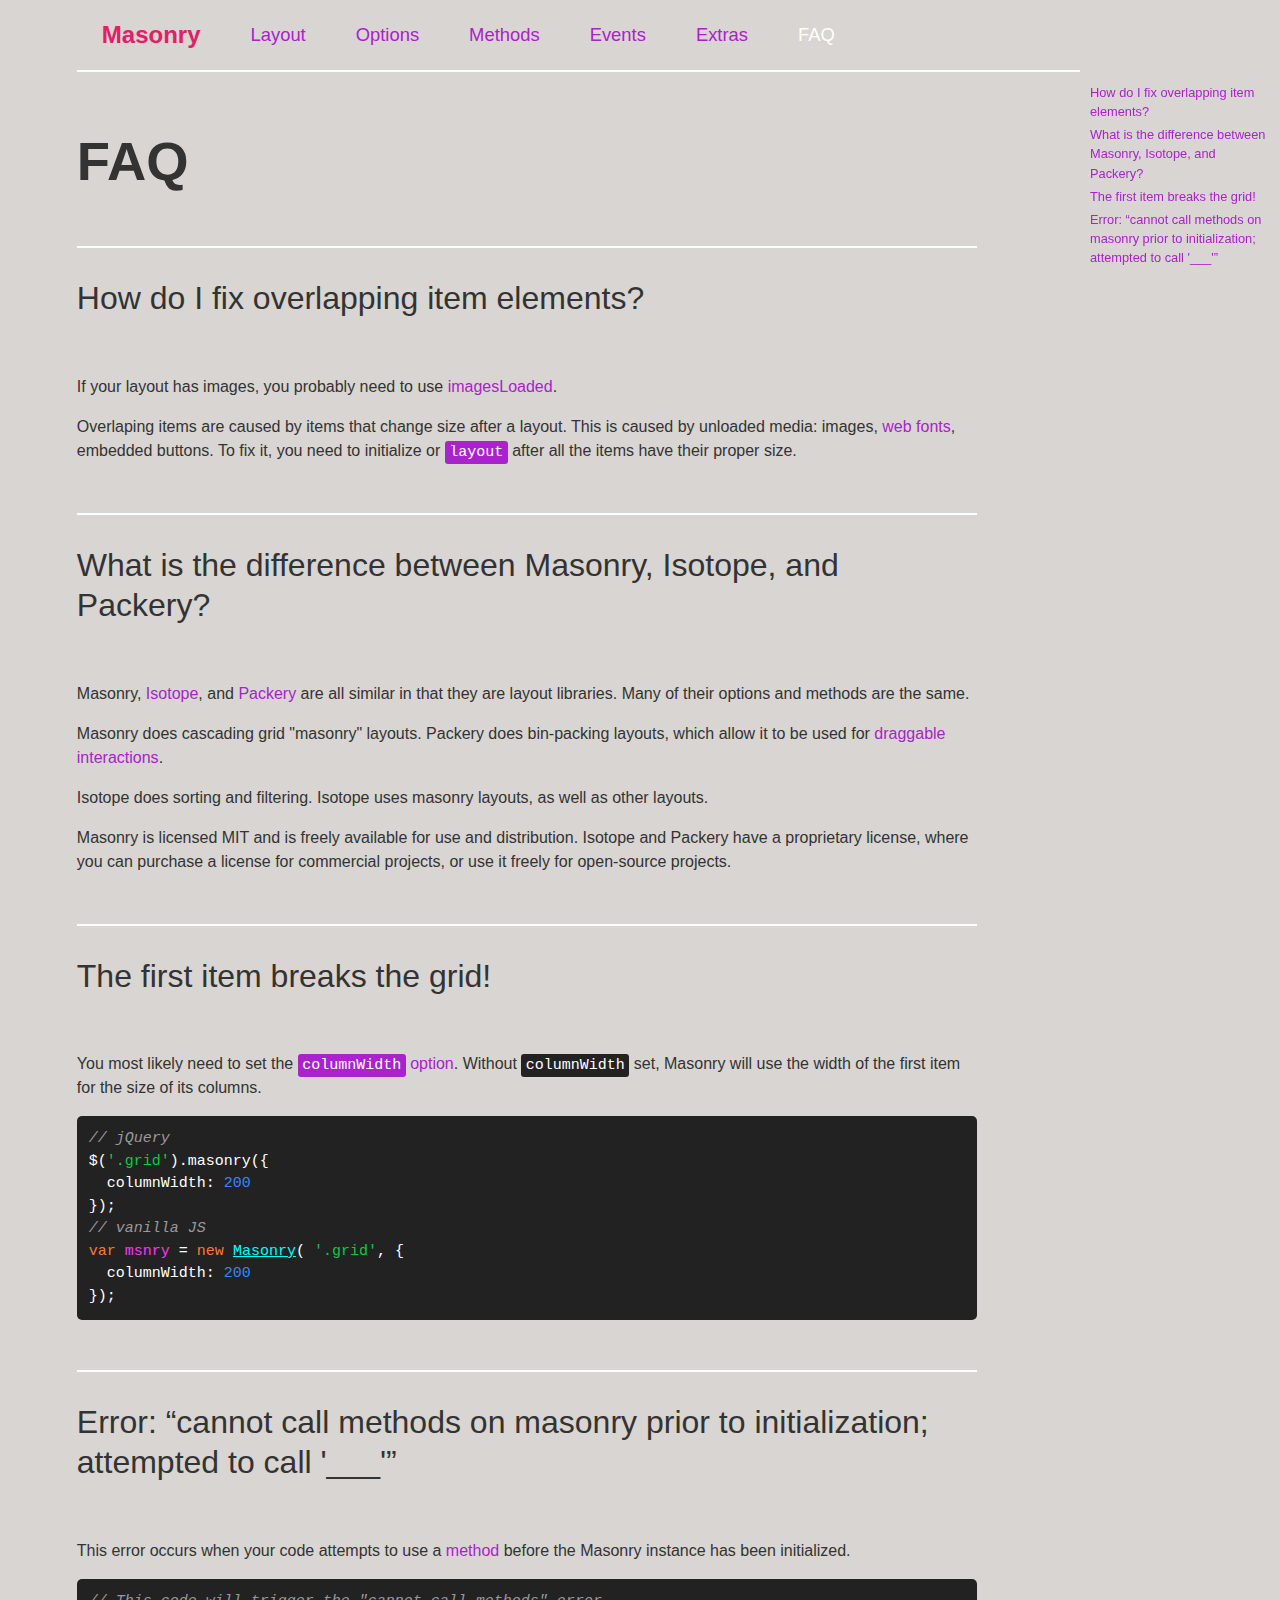
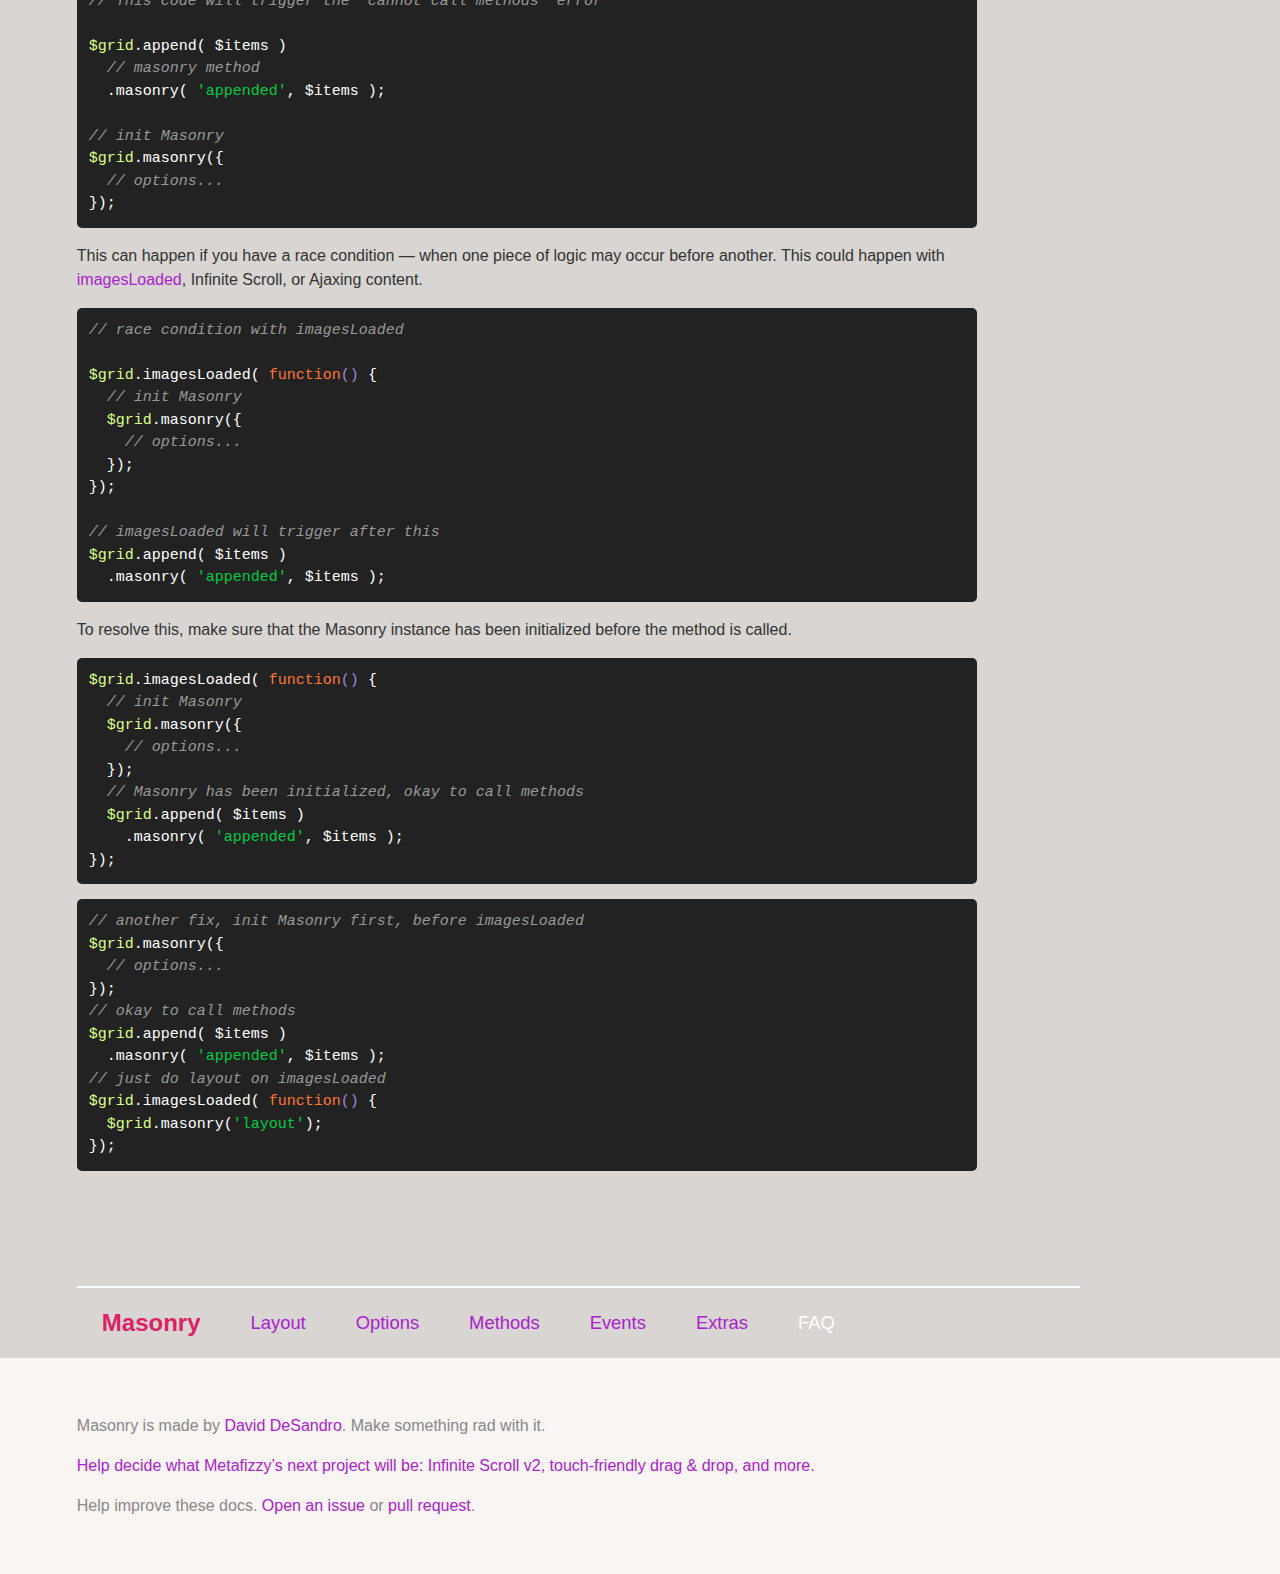
<file: assets/plugins/masonry/faq.html>
<!doctype html>
<html class="export">
<head>
  <meta charset="utf-8">
  <meta http-equiv="X-UA-Compatible" content="IE=edge,chrome=1">
  <meta name="viewport" content="width=device-width">
  <meta name="description" content="Cascading grid layout library">

  <title>Masonry &#xB7; FAQ</title>

    <link rel="stylesheet" href="css/masonry-docs.css" media="screen">

</head>
<body class="page--faq" data-page="faq">

  <div class="site-nav">
    <div class="container">
      <ol class="site-nav__list">
        <li class="site-nav__item site-nav__item--homepage">
          <a href=".">Masonry</a></li>
        <li class="site-nav__item site-nav__item--layout">
          <a href="layout.html">Layout</a></li>
        <li class="site-nav__item site-nav__item--options">
          <a href="options.html">Options</a></li>
        <li class="site-nav__item site-nav__item--methods">
          <a href="methods.html">Methods</a></li>
        <li class="site-nav__item site-nav__item--events">
          <a href="events.html">Events</a></li>
        <li class="site-nav__item site-nav__item--extras">
          <a href="extras.html">Extras</a></li>
        <li class="site-nav__item site-nav__item--faq">
          <a href="faq.html">FAQ</a></li>
      </ol>
    </div>
  </div>


  <div id="content" class="content container">

      <h1>FAQ</h1>

    <ul class="page-nav">
<li class="page-nav__item page-nav__item--h2"><a href="#how-do-i-fix-overlapping-item-elements">How do I fix overlapping item elements?</a></li>
<li class="page-nav__item page-nav__item--h2"><a href="#what-is-the-difference-between-masonry-isotope-and-packery">What is the difference between Masonry, Isotope, and Packery?</a></li>
<li class="page-nav__item page-nav__item--h2"><a href="#the-first-item-breaks-the-grid">The first item breaks the grid!</a></li>
<li class="page-nav__item page-nav__item--h2"><a href="#error-cannot-call-methods-on-masonry-prior-to-initialization-attempted-to-call-___">Error: &#x201C;cannot call methods on masonry prior to initialization; attempted to call &apos;___&apos;&#x201D;</a></li>
</ul>



<h2 id="how-do-i-fix-overlapping-item-elements">How do I fix overlapping item elements?</h2>

<p>If your layout has images, you probably need to use <a href="layout.html#imagesloaded">imagesLoaded</a>.</p>

<p>Overlaping items are caused by items that change size after a layout. This is caused by unloaded media: images, <a href="extras.html#web-fonts">web fonts</a>, embedded buttons. To fix it, you need to initialize or <a href="methods.html#layout"><code>layout</code></a> after all the items have their proper size.</p>


<h2 id="what-is-the-difference-between-masonry-isotope-and-packery">What is the difference between Masonry, Isotope, and Packery?</h2>

<p>Masonry, <a href="http://isotope.metafizzy.co">Isotope</a>, and <a href="http://packery.metafizzy.co">Packery</a> are all similar in that they are layout libraries. Many of their options and methods are the same.</p>

<p>Masonry does cascading grid &quot;masonry&quot; layouts. Packery does bin-packing layouts, which allow it to be used for <a href="">draggable interactions</a>.</p>

<p>Isotope does sorting and filtering. Isotope uses masonry layouts, as well as other layouts. </p>

<p>Masonry is licensed MIT and is freely available for use and distribution. Isotope and Packery have a proprietary license, where you can purchase a license for commercial projects, or use it freely for open-source projects.</p>


<h2 id="the-first-item-breaks-the-grid">The first item breaks the grid!</h2>

<p>You most likely need to set the <a href="options.html#columnwidth"><code>columnWidth</code> option</a>. Without <code>columnWidth</code> set, Masonry will use the width of the first item for the size of its columns.</p>

<pre><code class="js"><span class="comment">// jQuery</span>
$(<span class="string">&apos;.grid&apos;</span>).masonry({
  columnWidth: <span class="number">200</span>
});
<span class="comment">// vanilla JS</span>
<span class="keyword">var</span> <span class="masonry_var">msnry</span> = <span class="keyword">new</span> <span class="masonry_keyword">Masonry</span>( <span class="string">&apos;.grid&apos;</span>, {
  columnWidth: <span class="number">200</span>
});
</code></pre>


<h2 id="error-cannot-call-methods-on-masonry-prior-to-initialization-attempted-to-call-___">Error: &#x201C;cannot call methods on masonry prior to initialization; attempted to call &apos;___&apos;&#x201D;</h2>

<p>This error occurs when your code attempts to use a <a href="methods.html">method</a> before the Masonry instance has been initialized.</p>

<pre><code class="js"><span class="comment">// This code will trigger the &quot;cannot call methods&quot; error</span>

<span class="jquery_var">$grid</span>.append( $items )
  <span class="comment">// masonry method</span>
  .masonry( <span class="string">&apos;appended&apos;</span>, $items );

<span class="comment">// init Masonry</span>
<span class="jquery_var">$grid</span>.masonry({
  <span class="comment">// options...</span>
});
</code></pre>


<p>This can happen if you have a race condition &#x2014; when one piece of logic may occur before another. This could happen with <a href="layout.html#imagesloaded">imagesLoaded</a>, Infinite Scroll, or Ajaxing content.</p>

<pre><code class="js"><span class="comment">// race condition with imagesLoaded</span>

<span class="jquery_var">$grid</span>.imagesLoaded( <span class="function"><span class="keyword">function</span><span class="params">()</span> </span>{
  <span class="comment">// init Masonry</span>
  <span class="jquery_var">$grid</span>.masonry({
    <span class="comment">// options...</span>
  });
});

<span class="comment">// imagesLoaded will trigger after this</span>
<span class="jquery_var">$grid</span>.append( $items )
  .masonry( <span class="string">&apos;appended&apos;</span>, $items );
</code></pre>

<p>To resolve this, make sure that the Masonry instance has been initialized before the method is called.</p>

<pre><code class="js"><span class="jquery_var">$grid</span>.imagesLoaded( <span class="function"><span class="keyword">function</span><span class="params">()</span> </span>{
  <span class="comment">// init Masonry</span>
  <span class="jquery_var">$grid</span>.masonry({
    <span class="comment">// options...</span>
  });
  <span class="comment">// Masonry has been initialized, okay to call methods</span>
  <span class="jquery_var">$grid</span>.append( $items )
    .masonry( <span class="string">&apos;appended&apos;</span>, $items );
});
</code></pre>

<pre><code class="js"><span class="comment">// another fix, init Masonry first, before imagesLoaded</span>
<span class="jquery_var">$grid</span>.masonry({
  <span class="comment">// options...</span>
});
<span class="comment">// okay to call methods</span>
<span class="jquery_var">$grid</span>.append( $items )
  .masonry( <span class="string">&apos;appended&apos;</span>, $items );
<span class="comment">// just do layout on imagesLoaded</span>
<span class="jquery_var">$grid</span>.imagesLoaded( <span class="function"><span class="keyword">function</span><span class="params">()</span> </span>{
  <span class="jquery_var">$grid</span>.masonry(<span class="string">&apos;layout&apos;</span>);
});
</code></pre>


  </div>

  <div class="site-nav">
    <div class="container">
      <ol class="site-nav__list">
        <li class="site-nav__item site-nav__item--homepage">
          <a href=".">Masonry</a></li>
        <li class="site-nav__item site-nav__item--layout">
          <a href="layout.html">Layout</a></li>
        <li class="site-nav__item site-nav__item--options">
          <a href="options.html">Options</a></li>
        <li class="site-nav__item site-nav__item--methods">
          <a href="methods.html">Methods</a></li>
        <li class="site-nav__item site-nav__item--events">
          <a href="events.html">Events</a></li>
        <li class="site-nav__item site-nav__item--extras">
          <a href="extras.html">Extras</a></li>
        <li class="site-nav__item site-nav__item--faq">
          <a href="faq.html">FAQ</a></li>
      </ol>
    </div>
  </div>

  <div class="site-footer">
  
    <div class="container">
        <p class="site-footer__copy">
          Masonry is made by <a href="http://desandro.com">David DeSandro</a>.
          Make something rad with it.
        </p>
  
  
      <p class="site-footer__copy"><a href="https://github.com/metafizzy/next-project/issues">Help decide what Metafizzy&#x2019;s next project will be: Infinite Scroll v2, touch-friendly drag &amp; drop, and more.</a></p>
  
      <p class="site-footer__copy">Help improve these docs.
        <a href="https://github.com/desandro/masonry-docs/issues/">Open an issue</a> or
        <a href="https://github.com/desandro/masonry-docs/blob/master/content/faq.mustache">pull request</a>.</p>
  
    </div>
  
  </div>

  <script src="js/masonry-docs.min.js"></script>


</body>
</html>
</file>
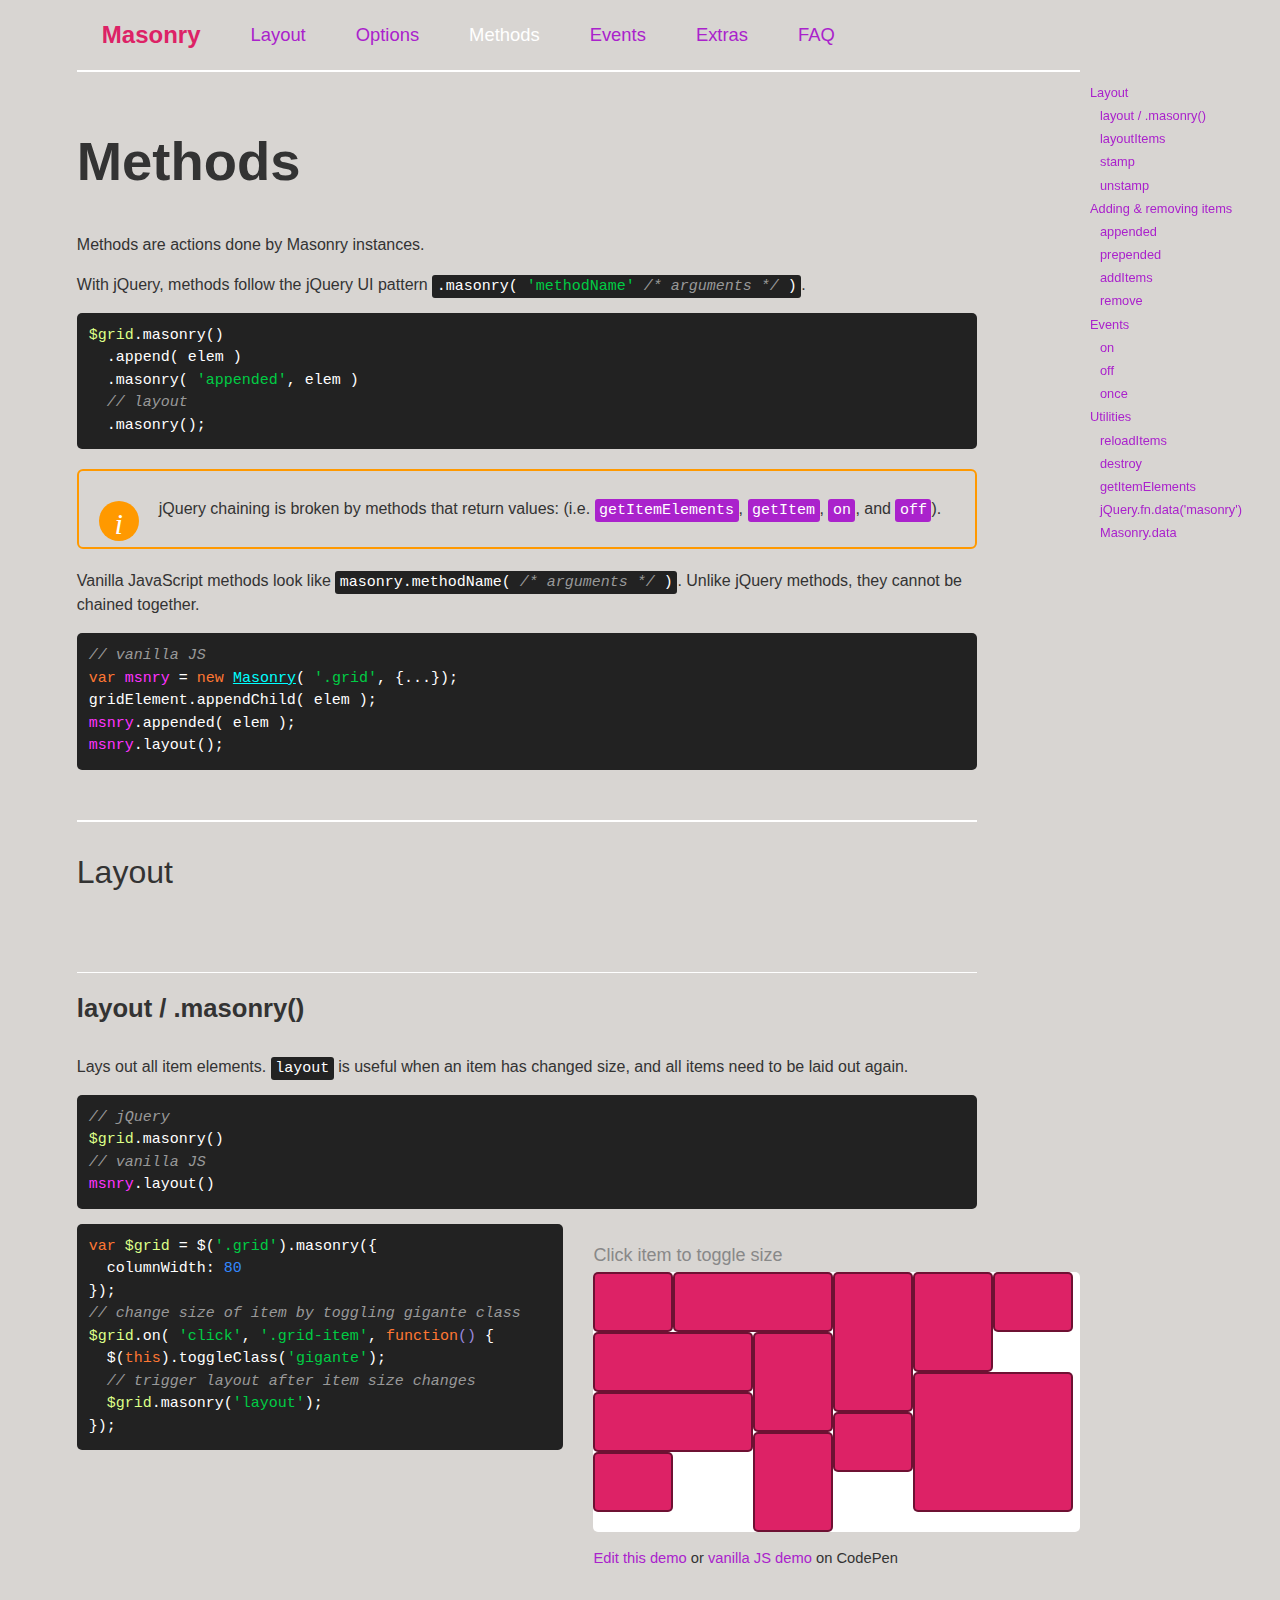
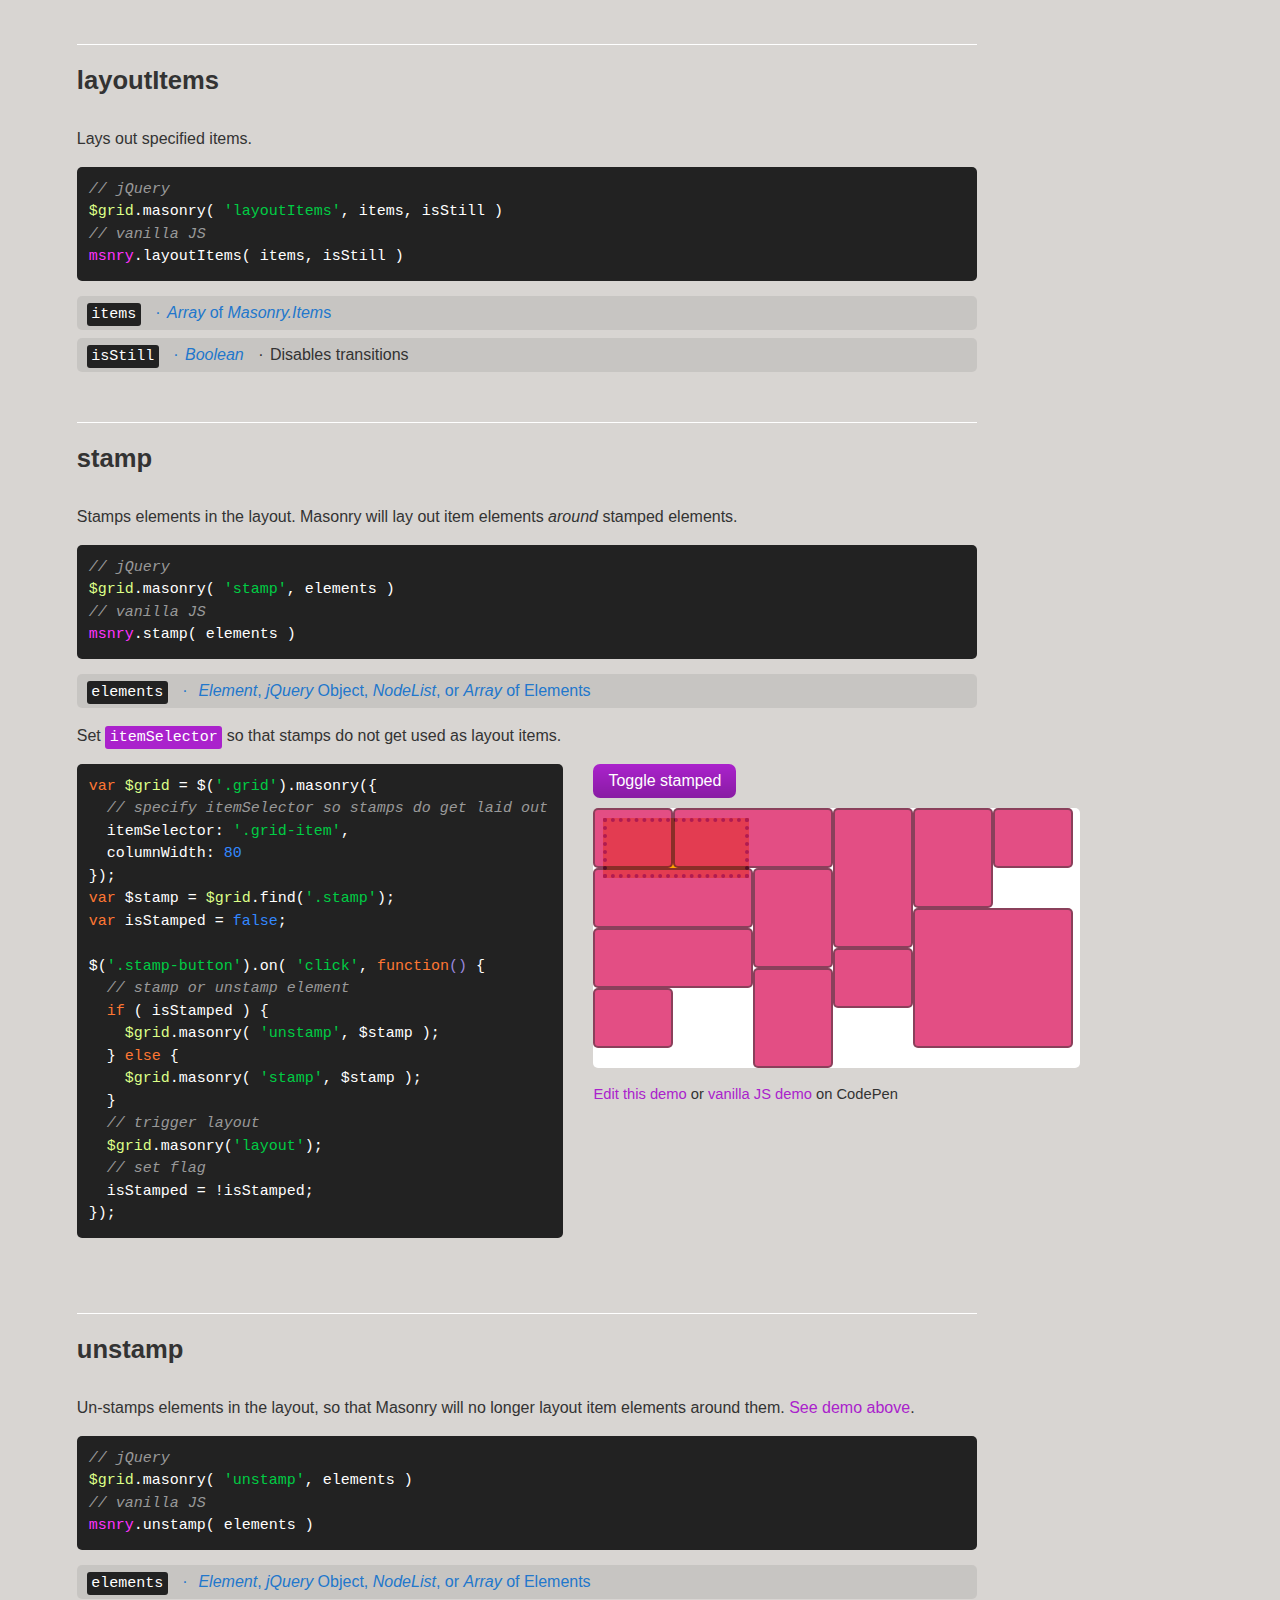
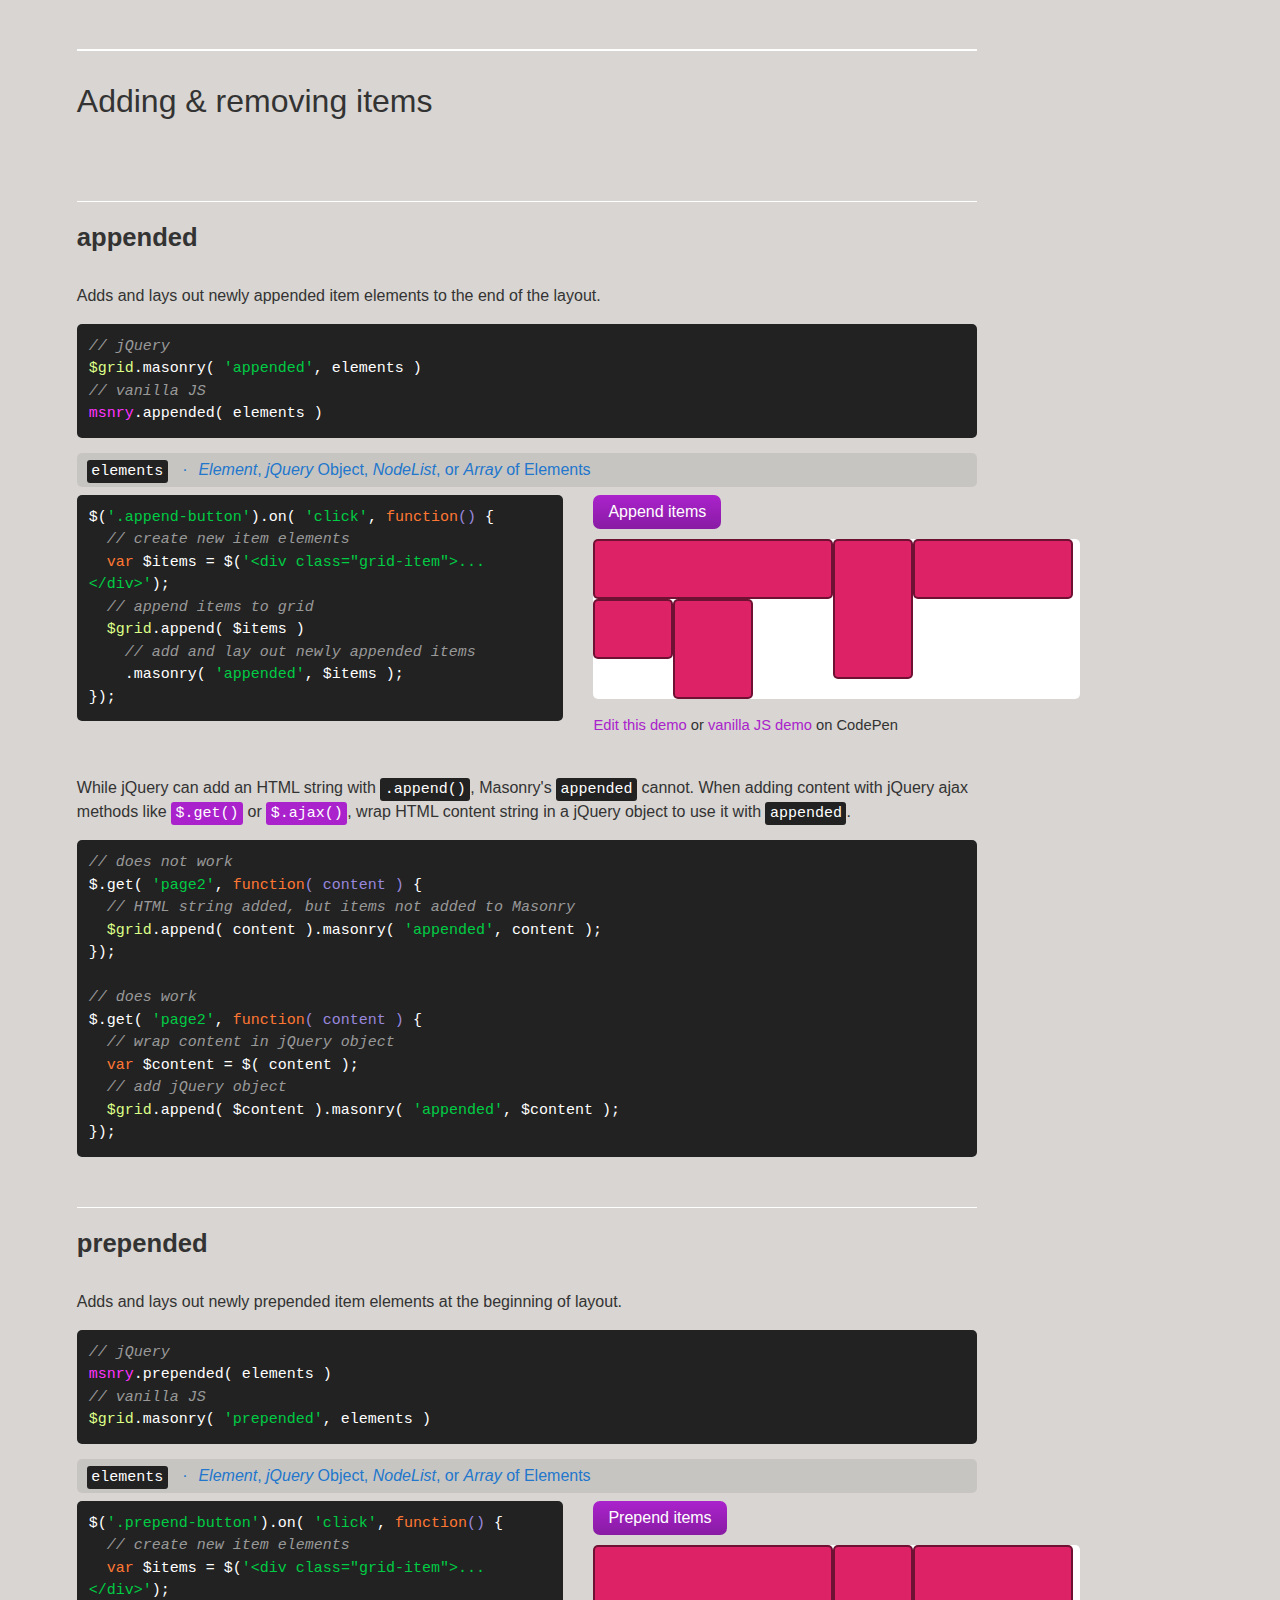
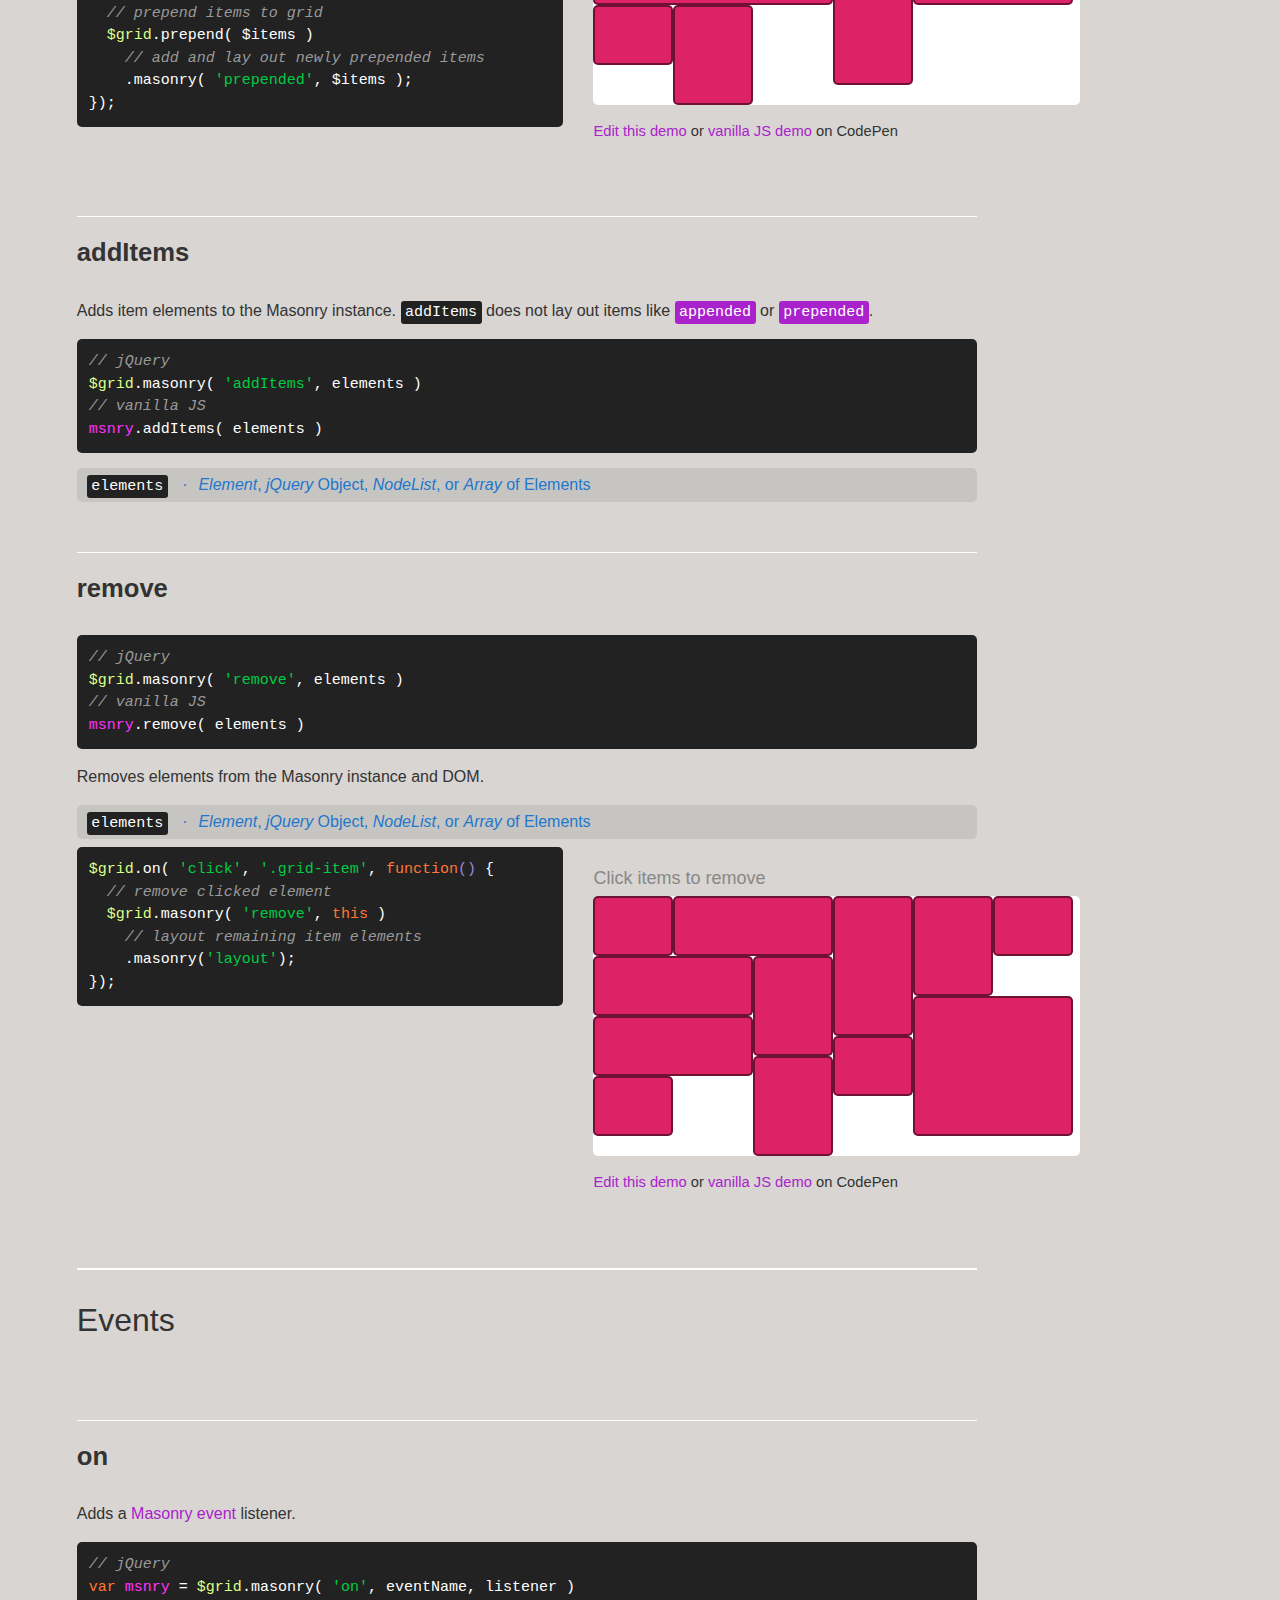
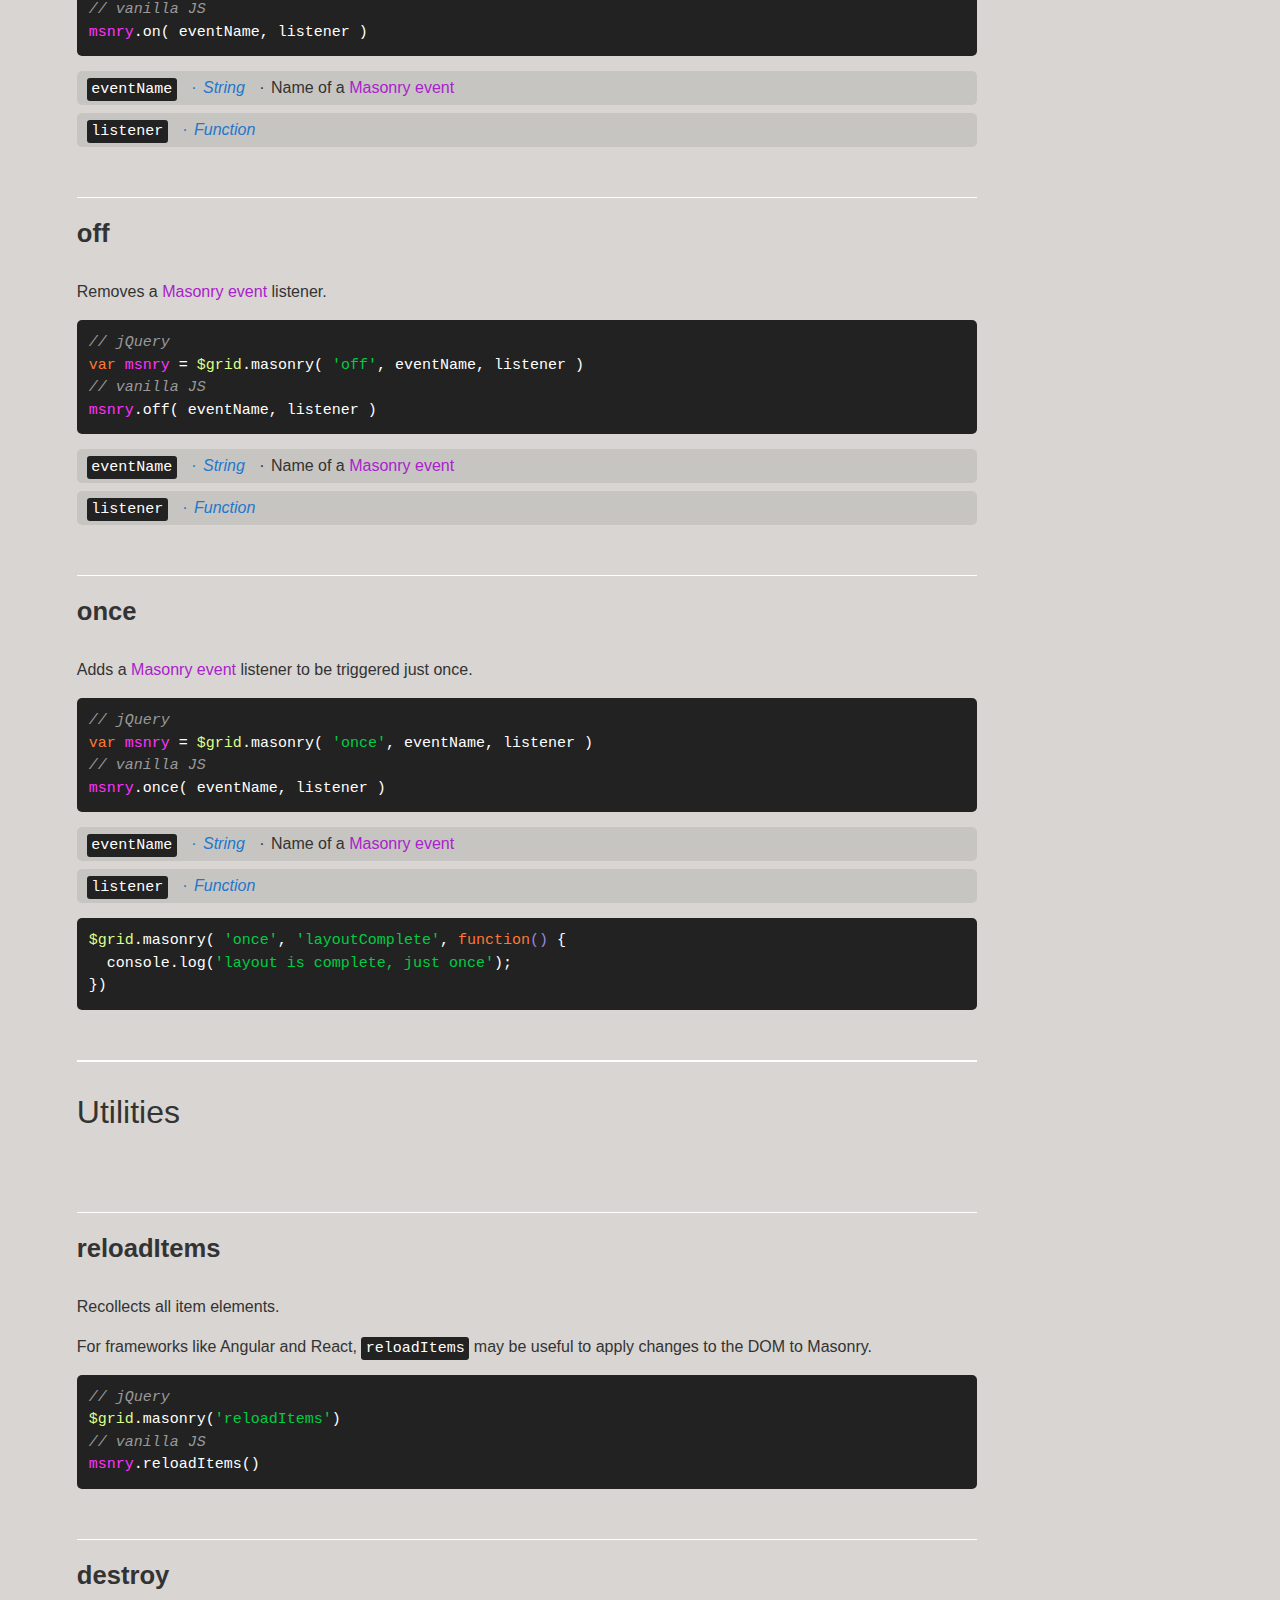
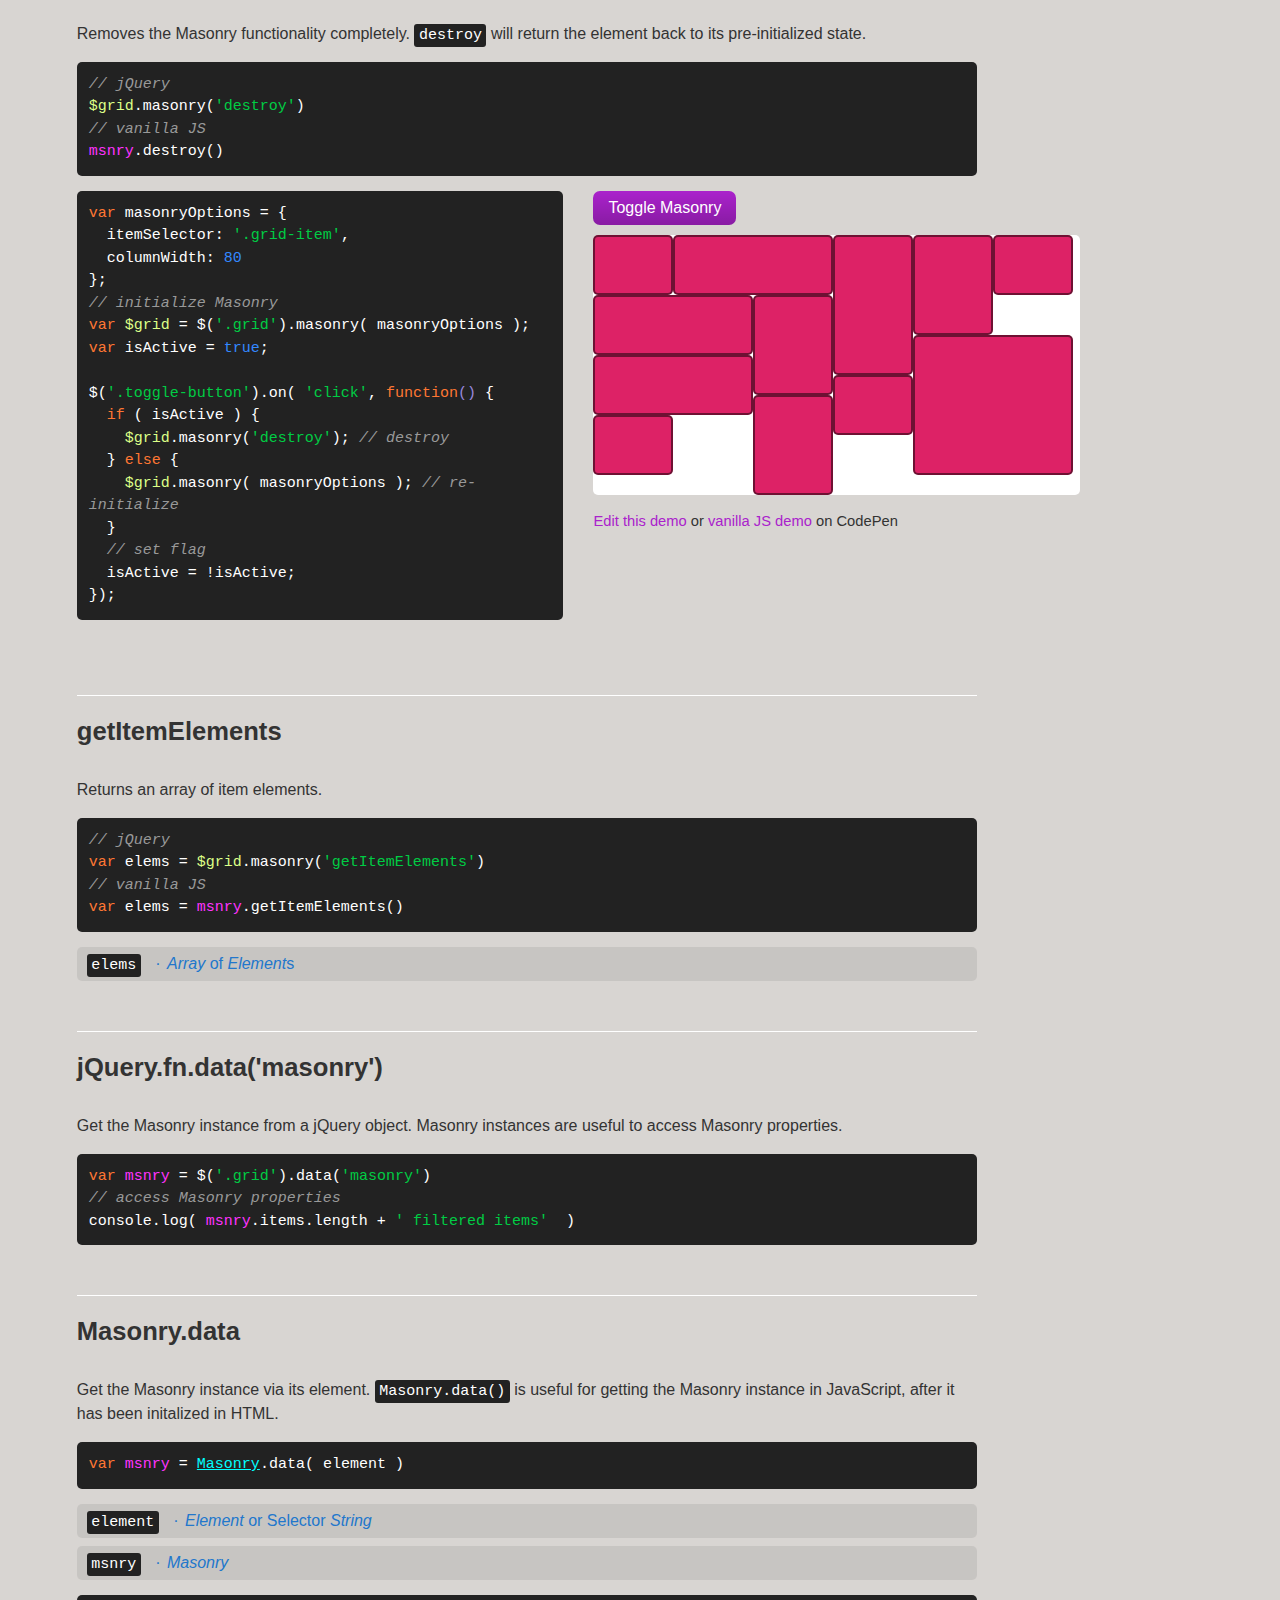
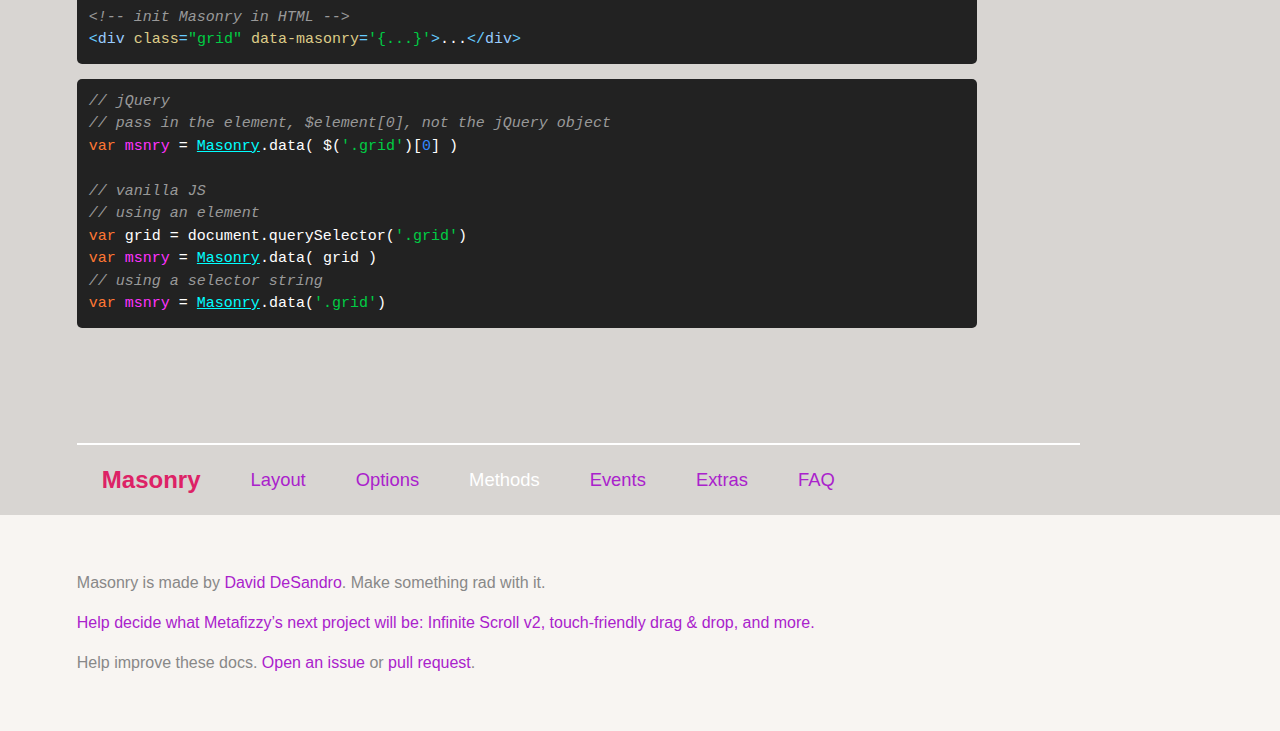
<file: assets/plugins/masonry/methods.html>
<!doctype html>
<html class="export">
<head>
  <meta charset="utf-8">
  <meta http-equiv="X-UA-Compatible" content="IE=edge,chrome=1">
  <meta name="viewport" content="width=device-width">
  <meta name="description" content="Cascading grid layout library">

  <title>Masonry &#xB7; Methods</title>

    <link rel="stylesheet" href="css/masonry-docs.css" media="screen">

</head>
<body class="page--methods" data-page="methods">

  <div class="site-nav">
    <div class="container">
      <ol class="site-nav__list">
        <li class="site-nav__item site-nav__item--homepage">
          <a href=".">Masonry</a></li>
        <li class="site-nav__item site-nav__item--layout">
          <a href="layout.html">Layout</a></li>
        <li class="site-nav__item site-nav__item--options">
          <a href="options.html">Options</a></li>
        <li class="site-nav__item site-nav__item--methods">
          <a href="methods.html">Methods</a></li>
        <li class="site-nav__item site-nav__item--events">
          <a href="events.html">Events</a></li>
        <li class="site-nav__item site-nav__item--extras">
          <a href="extras.html">Extras</a></li>
        <li class="site-nav__item site-nav__item--faq">
          <a href="faq.html">FAQ</a></li>
      </ol>
    </div>
  </div>


  <div id="content" class="content container">

      <h1>Methods</h1>

    <ul class="page-nav">
<li class="page-nav__item page-nav__item--h2"><a href="#layout">Layout</a></li>
<li class="page-nav__item page-nav__item--h3"><a href="#layout-masonry">layout / .masonry()</a></li>
<li class="page-nav__item page-nav__item--h3"><a href="#layoutitems">layoutItems</a></li>
<li class="page-nav__item page-nav__item--h3"><a href="#stamp">stamp</a></li>
<li class="page-nav__item page-nav__item--h3"><a href="#unstamp">unstamp</a></li>
<li class="page-nav__item page-nav__item--h2"><a href="#adding-removing-items">Adding &amp; removing items</a></li>
<li class="page-nav__item page-nav__item--h3"><a href="#appended">appended</a></li>
<li class="page-nav__item page-nav__item--h3"><a href="#prepended">prepended</a></li>
<li class="page-nav__item page-nav__item--h3"><a href="#additems">addItems</a></li>
<li class="page-nav__item page-nav__item--h3"><a href="#remove">remove</a></li>
<li class="page-nav__item page-nav__item--h2"><a href="#events">Events</a></li>
<li class="page-nav__item page-nav__item--h3"><a href="#on">on</a></li>
<li class="page-nav__item page-nav__item--h3"><a href="#off">off</a></li>
<li class="page-nav__item page-nav__item--h3"><a href="#once">once</a></li>
<li class="page-nav__item page-nav__item--h2"><a href="#utilities">Utilities</a></li>
<li class="page-nav__item page-nav__item--h3"><a href="#reloaditems">reloadItems</a></li>
<li class="page-nav__item page-nav__item--h3"><a href="#destroy">destroy</a></li>
<li class="page-nav__item page-nav__item--h3"><a href="#getitemelements">getItemElements</a></li>
<li class="page-nav__item page-nav__item--h3"><a href="#jquery-fn-data-masonry">jQuery.fn.data(&apos;masonry&apos;)</a></li>
<li class="page-nav__item page-nav__item--h3"><a href="#masonry-data">Masonry.data</a></li>
</ul>


<p>Methods are actions done by Masonry instances.</p>

<p>With jQuery, methods follow the jQuery UI pattern <code>.masonry( <span class="string">&apos;methodName&apos;</span> <span class="comment">/* arguments */</span> )</code>.</p>

<pre><code class="js"><span class="jquery_var">$grid</span>.masonry()
  .append( elem )
  .masonry( <span class="string">&apos;appended&apos;</span>, elem )
  <span class="comment">// layout</span>
  .masonry();
</code></pre>

<div class="call-out">
  <p>jQuery chaining is broken by methods that return values: (i.e. 
    <a href="#getitemelements"><code>getItemElements</code></a>,
    <a href="#getitem"><code>getItem</code></a>,
    <a href="#on"><code>on</code></a>, and
    <a href="#off"><code>off</code></a>).
  </p>
</div>

<p>Vanilla JavaScript methods look like <code>masonry.methodName( <span class="comment">/* arguments */</span> )</code>. Unlike jQuery methods, they cannot be chained together.</p>

<pre><code class="js"><span class="comment">// vanilla JS</span>
<span class="keyword">var</span> <span class="masonry_var">msnry</span> = <span class="keyword">new</span> <span class="masonry_keyword">Masonry</span>( <span class="string">&apos;.grid&apos;</span>, {...});
gridElement.appendChild( elem );
<span class="masonry_var">msnry</span>.appended( elem );
<span class="masonry_var">msnry</span>.layout();
</code></pre>


<h2 id="layout">Layout</h2>


<h3 id="layout-masonry">layout / .masonry()</h3>

<p>Lays out all item elements. <code>layout</code> is useful when an item has changed size, and all items need to be laid out again.</p>

<pre><code class="js"><span class="comment">// jQuery</span>
<span class="jquery_var">$grid</span>.masonry()
<span class="comment">// vanilla JS</span>
<span class="masonry_var">msnry</span>.layout()
</code></pre>

<div class="duo example">
  <div class="duo__cell example__code">
<pre><code class="js"><span class="keyword">var</span> <span class="jquery_var">$grid</span> = $(<span class="string">&apos;.grid&apos;</span>).masonry({
  columnWidth: <span class="number">80</span>
});
<span class="comment">// change size of item by toggling gigante class</span>
<span class="jquery_var">$grid</span>.on( <span class="string">&apos;click&apos;</span>, <span class="string">&apos;.grid-item&apos;</span>, <span class="function"><span class="keyword">function</span><span class="params">()</span> </span>{
  $(<span class="keyword">this</span>).toggleClass(<span class="string">&apos;gigante&apos;</span>);
  <span class="comment">// trigger layout after item size changes</span>
  <span class="jquery_var">$grid</span>.masonry(<span class="string">&apos;layout&apos;</span>);
});
</code></pre>
  </div>
  <div class="duo__cell example__demo" data-js-module="layout-demo">
    <p class="instruction">Click item to toggle size</p>
  
    <div class="grid grid--clickable">
      <div class="grid-item"></div>
      <div class="grid-item grid-item--width2"></div>
      <div class="grid-item grid-item--height3"></div>
      <div class="grid-item grid-item--height2"></div>
      <div class="grid-item grid-item--width2"></div>
      <div class="grid-item"></div>
      <div class="grid-item grid-item--width2 grid-item--height3"></div>
      <div class="grid-item grid-item--height2"></div>
      <div class="grid-item grid-item--width2"></div>
      <div class="grid-item"></div>
      <div class="grid-item grid-item--height2"></div>
      <div class="grid-item"></div>
    </div>
  
    <p class="edit-demo">
        <a href="http://codepen.io/desandro/pen/JdEyYQ">Edit this demo</a>
        or <a href="http://codepen.io/desandro/pen/vdkJn">vanilla JS demo</a> on CodePen
    </p>
  </div>
</div>


<h3 id="layoutitems">layoutItems</h3>

<p>Lays out specified items.</p>

<pre><code class="js"><span class="comment">// jQuery</span>
<span class="jquery_var">$grid</span>.masonry( <span class="string">&apos;layoutItems&apos;</span>, items, isStill )
<span class="comment">// vanilla JS</span>
<span class="masonry_var">msnry</span>.layoutItems( items, isStill )
</code></pre>

<p class="variable">
  <code class="variable__code">items</code>
  <span class="variable__type"><i>Array</i> of <i>Masonry.Item</i>s</span>
</p>

<p class="variable">
  <code class="variable__code">isStill</code>
  <span class="variable__type"><i>Boolean</i></span>
  <span class="variable__description">Disables transitions</span>
</p>


<h3 id="stamp">stamp</h3>

<p>Stamps elements in the layout. Masonry will lay out item elements <em>around</em> stamped elements.</p>

<pre><code class="js"><span class="comment">// jQuery</span>
<span class="jquery_var">$grid</span>.masonry( <span class="string">&apos;stamp&apos;</span>, elements )
<span class="comment">// vanilla JS</span>
<span class="masonry_var">msnry</span>.stamp( elements )
</code></pre>

<p class="variable">
  <code class="variable__code">elements</code>
  <span class="variable__type">
    <i>Element</i>,
    <i>jQuery</i> Object,
    <i>NodeList</i>, or
    <i>Array</i> of Elements
  </span>
</p>

<p>Set <a href="options.html#itemselector"><code>itemSelector</code></a> so that stamps do not get used as layout items.</p>

<div class="duo example">
  <div class="duo__cell example__code">
<pre><code class="js"><span class="keyword">var</span> <span class="jquery_var">$grid</span> = $(<span class="string">&apos;.grid&apos;</span>).masonry({
  <span class="comment">// specify itemSelector so stamps do get laid out</span>
  itemSelector: <span class="string">&apos;.grid-item&apos;</span>,
  columnWidth: <span class="number">80</span>
});
<span class="keyword">var</span> $stamp = <span class="jquery_var">$grid</span>.find(<span class="string">&apos;.stamp&apos;</span>);
<span class="keyword">var</span> isStamped = <span class="literal">false</span>;

$(<span class="string">&apos;.stamp-button&apos;</span>).on( <span class="string">&apos;click&apos;</span>, <span class="function"><span class="keyword">function</span><span class="params">()</span> </span>{
  <span class="comment">// stamp or unstamp element</span>
  <span class="keyword">if</span> ( isStamped ) {
    <span class="jquery_var">$grid</span>.masonry( <span class="string">&apos;unstamp&apos;</span>, $stamp );
  } <span class="keyword">else</span> {
    <span class="jquery_var">$grid</span>.masonry( <span class="string">&apos;stamp&apos;</span>, $stamp );
  }
  <span class="comment">// trigger layout</span>
  <span class="jquery_var">$grid</span>.masonry(<span class="string">&apos;layout&apos;</span>);
  <span class="comment">// set flag</span>
  isStamped = !isStamped;
});
</code></pre>
  </div>
  <div class="duo__cell example__demo" data-js-module="stamp-methods-demo">
    <button class="button stamp-button">Toggle stamped</button>
    <div class="grid grid--has-stamp grid--stamp-methods-demo">
      <div class="stamp stamp--stamp-methods-demo"></div>
      <div class="grid-item"></div>
      <div class="grid-item grid-item--width2"></div>
      <div class="grid-item grid-item--height3"></div>
      <div class="grid-item grid-item--height2"></div>
      <div class="grid-item grid-item--width2"></div>
      <div class="grid-item"></div>
      <div class="grid-item grid-item--width2 grid-item--height3"></div>
      <div class="grid-item grid-item--height2"></div>
      <div class="grid-item grid-item--width2"></div>
      <div class="grid-item"></div>
      <div class="grid-item grid-item--height2"></div>
      <div class="grid-item"></div>
    </div>
    <p class="edit-demo">
        <a href="http://codepen.io/desandro/pen/MwJvbq">Edit this demo</a>
        or <a href="http://codepen.io/desandro/pen/wKpjs">vanilla JS demo</a> on CodePen
    </p>
  </div>
</div>


<h3 id="unstamp">unstamp</h3>

<p>Un-stamps elements in the layout, so that Masonry will no longer layout item elements around them. <a href="#stamp">See demo above</a>.</p>

<pre><code class="js"><span class="comment">// jQuery</span>
<span class="jquery_var">$grid</span>.masonry( <span class="string">&apos;unstamp&apos;</span>, elements )
<span class="comment">// vanilla JS</span>
<span class="masonry_var">msnry</span>.unstamp( elements )
</code></pre>

<p class="variable">
  <code class="variable__code">elements</code>
  <span class="variable__type">
    <i>Element</i>,
    <i>jQuery</i> Object,
    <i>NodeList</i>, or
    <i>Array</i> of Elements
  </span>
</p>


<h2 id="adding-removing-items">Adding &amp; removing items</h2>


<h3 id="appended">appended</h3>

<p>Adds and lays out newly appended item elements to the end of the layout.</p>

<pre><code class="js"><span class="comment">// jQuery</span>
<span class="jquery_var">$grid</span>.masonry( <span class="string">&apos;appended&apos;</span>, elements )
<span class="comment">// vanilla JS</span>
<span class="masonry_var">msnry</span>.appended( elements )
</code></pre>

<p class="variable">
  <code class="variable__code">elements</code>
  <span class="variable__type">
    <i>Element</i>,
    <i>jQuery</i> Object,
    <i>NodeList</i>, or
    <i>Array</i> of Elements
  </span>
</p>

<div class="duo example">
  <div class="duo__cell example__code">
<pre><code class="js">$(<span class="string">&apos;.append-button&apos;</span>).on( <span class="string">&apos;click&apos;</span>, <span class="function"><span class="keyword">function</span><span class="params">()</span> </span>{
  <span class="comment">// create new item elements</span>
  <span class="keyword">var</span> $items = $(<span class="string">&apos;&lt;div class=&quot;grid-item&quot;&gt;...&lt;/div&gt;&apos;</span>);
  <span class="comment">// append items to grid</span>
  <span class="jquery_var">$grid</span>.append( $items )
    <span class="comment">// add and lay out newly appended items</span>
    .masonry( <span class="string">&apos;appended&apos;</span>, $items );
});
</code></pre>
  </div>
  <div class="duo__cell example__demo" data-js-module="appended-demo">
    <button class="button append-button">Append items</button>
    <div class="grid">
      <div class="grid-item grid-item--width3"></div>
      <div class="grid-item grid-item--height3"></div>
      <div class="grid-item grid-item--width2"></div>
      <div class="grid-item"></div>
      <div class="grid-item grid-item--height2"></div>
    </div>
    <p class="edit-demo">
        <a href="http://codepen.io/desandro/pen/kwALv">Edit this demo</a>
        or <a href="http://codepen.io/desandro/pen/nhekz">vanilla JS demo</a> on CodePen
    </p>
  </div>
</div>

<p>While jQuery can add an HTML string with <code>.append()</code>, Masonry&apos;s <code>appended</code> cannot. When adding content with jQuery ajax methods like <a href="http://api.jquery.com/jquery.get/"><code>$.get()</code></a> or <a href="http://api.jquery.com/jquery.ajax/"><code>$.ajax()</code></a>, wrap HTML content string in a jQuery object to use it with <code>appended</code>.</p>

<pre><code class="js"><span class="comment">// does not work</span>
$.get( <span class="string">&apos;page2&apos;</span>, <span class="function"><span class="keyword">function</span><span class="params">( content )</span> </span>{
  <span class="comment">// HTML string added, but items not added to Masonry</span>
  <span class="jquery_var">$grid</span>.append( content ).masonry( <span class="string">&apos;appended&apos;</span>, content );
});

<span class="comment">// does work</span>
$.get( <span class="string">&apos;page2&apos;</span>, <span class="function"><span class="keyword">function</span><span class="params">( content )</span> </span>{
  <span class="comment">// wrap content in jQuery object</span>
  <span class="keyword">var</span> $content = $( content );
  <span class="comment">// add jQuery object</span>
  <span class="jquery_var">$grid</span>.append( $content ).masonry( <span class="string">&apos;appended&apos;</span>, $content );
});
</code></pre>


<h3 id="prepended">prepended</h3>

<p>Adds and lays out newly prepended item elements at the beginning of layout.</p>

<pre><code class="js"><span class="comment">// jQuery</span>
<span class="masonry_var">msnry</span>.prepended( elements )
<span class="comment">// vanilla JS</span>
<span class="jquery_var">$grid</span>.masonry( <span class="string">&apos;prepended&apos;</span>, elements )
</code></pre>

<p class="variable">
  <code class="variable__code">elements</code>
  <span class="variable__type">
    <i>Element</i>,
    <i>jQuery</i> Object,
    <i>NodeList</i>, or
    <i>Array</i> of Elements
  </span>
</p>

<div class="duo example">
  <div class="duo__cell example__code">
<pre><code class="js">$(<span class="string">&apos;.prepend-button&apos;</span>).on( <span class="string">&apos;click&apos;</span>, <span class="function"><span class="keyword">function</span><span class="params">()</span> </span>{
  <span class="comment">// create new item elements</span>
  <span class="keyword">var</span> $items = $(<span class="string">&apos;&lt;div class=&quot;grid-item&quot;&gt;...&lt;/div&gt;&apos;</span>);
  <span class="comment">// prepend items to grid</span>
  <span class="jquery_var">$grid</span>.prepend( $items )
    <span class="comment">// add and lay out newly prepended items</span>
    .masonry( <span class="string">&apos;prepended&apos;</span>, $items );
});
</code></pre>
  </div>
  <div class="duo__cell example__demo" data-js-module="prepended-demo">
    <button class="button prepend-button">Prepend items</button>
    <div class="grid">
      <div class="grid-item grid-item--width3"></div>
      <div class="grid-item grid-item--height3"></div>
      <div class="grid-item grid-item--width2"></div>
      <div class="grid-item"></div>
      <div class="grid-item grid-item--height2"></div>
    </div>
    <p class="edit-demo">
        <a href="http://codepen.io/desandro/pen/vilFn">Edit this demo</a>
        or <a href="http://codepen.io/desandro/pen/rVjgrL">vanilla JS demo</a> on CodePen
    </p>
  </div>
</div>


<h3 id="additems">addItems</h3>

<p>Adds item elements to the Masonry instance. <code>addItems</code> does not lay out items like <a href="#appended"><code>appended</code></a> or <a href="#prepended"><code>prepended</code></a>.</p>

<pre><code class="js"><span class="comment">// jQuery</span>
<span class="jquery_var">$grid</span>.masonry( <span class="string">&apos;addItems&apos;</span>, elements )
<span class="comment">// vanilla JS</span>
<span class="masonry_var">msnry</span>.addItems( elements )
</code></pre>

<p class="variable">
  <code class="variable__code">elements</code>
  <span class="variable__type">
    <i>Element</i>,
    <i>jQuery</i> Object,
    <i>NodeList</i>, or
    <i>Array</i> of Elements
  </span>
</p>


<h3 id="remove">remove</h3>

<pre><code class="js"><span class="comment">// jQuery</span>
<span class="jquery_var">$grid</span>.masonry( <span class="string">&apos;remove&apos;</span>, elements )
<span class="comment">// vanilla JS</span>
<span class="masonry_var">msnry</span>.remove( elements )
</code></pre>

<p>Removes elements from the Masonry instance and DOM.</p>

<p class="variable">
  <code class="variable__code">elements</code>
  <span class="variable__type">
    <i>Element</i>,
    <i>jQuery</i> Object,
    <i>NodeList</i>, or
    <i>Array</i> of Elements
  </span>
</p>

<div class="duo example">
  <div class="duo__cell example__code">
<pre><code class="js"><span class="jquery_var">$grid</span>.on( <span class="string">&apos;click&apos;</span>, <span class="string">&apos;.grid-item&apos;</span>, <span class="function"><span class="keyword">function</span><span class="params">()</span> </span>{
  <span class="comment">// remove clicked element</span>
  <span class="jquery_var">$grid</span>.masonry( <span class="string">&apos;remove&apos;</span>, <span class="keyword">this</span> )
    <span class="comment">// layout remaining item elements</span>
    .masonry(<span class="string">&apos;layout&apos;</span>);
});
</code></pre>
  </div>
  <div class="duo__cell example__demo" data-js-module="remove-demo">
    <p class="instruction">Click items to remove</p>
    <div class="grid grid--clickable">
      <div class="grid-item"></div>
      <div class="grid-item grid-item--width2"></div>
      <div class="grid-item grid-item--height3"></div>
      <div class="grid-item grid-item--height2"></div>
      <div class="grid-item grid-item--width2"></div>
      <div class="grid-item"></div>
      <div class="grid-item grid-item--width2 grid-item--height3"></div>
      <div class="grid-item grid-item--height2"></div>
      <div class="grid-item grid-item--width2"></div>
      <div class="grid-item"></div>
      <div class="grid-item grid-item--height2"></div>
      <div class="grid-item"></div>
    </div>
    <p class="edit-demo">
        <a href="http://codepen.io/desandro/pen/aOprQW">Edit this demo</a>
        or <a href="http://codepen.io/desandro/pen/IBJeq">vanilla JS demo</a> on CodePen
    </p>
  </div>
</div>


<h2 id="events">Events</h2>


<h3 id="on">on</h3>

<p>Adds a <a href="events.html">Masonry event</a> listener.</p>

<pre><code class="js"><span class="comment">// jQuery</span>
<span class="keyword">var</span> <span class="masonry_var">msnry</span> = <span class="jquery_var">$grid</span>.masonry( <span class="string">&apos;on&apos;</span>, eventName, listener )
<span class="comment">// vanilla JS</span>
<span class="masonry_var">msnry</span>.on( eventName, listener )
</code></pre>

<p class="variable">
  <code class="variable__code">eventName</code>
  <span class="variable__type"><i>String</i></span>
  <span class="variable__description">Name of a <a href="events.html">Masonry event</a></span>
</p>

<p class="variable">
  <code class="variable__code">listener</code>
  <span class="variable__type"><i>Function</i></span>
</p>


<h3 id="off">off</h3>

<p>Removes a <a href="events.html">Masonry event</a> listener.</p>

<pre><code class="js"><span class="comment">// jQuery</span>
<span class="keyword">var</span> <span class="masonry_var">msnry</span> = <span class="jquery_var">$grid</span>.masonry( <span class="string">&apos;off&apos;</span>, eventName, listener )
<span class="comment">// vanilla JS</span>
<span class="masonry_var">msnry</span>.off( eventName, listener )
</code></pre>

<p class="variable">
  <code class="variable__code">eventName</code>
  <span class="variable__type"><i>String</i></span>
  <span class="variable__description">Name of a <a href="events.html">Masonry event</a></span>
</p>

<p class="variable">
  <code class="variable__code">listener</code>
  <span class="variable__type"><i>Function</i></span>
</p>


<h3 id="once">once</h3>

<p>Adds a <a href="events.html">Masonry event</a> listener to be triggered just once.</p>

<pre><code class="js"><span class="comment">// jQuery</span>
<span class="keyword">var</span> <span class="masonry_var">msnry</span> = <span class="jquery_var">$grid</span>.masonry( <span class="string">&apos;once&apos;</span>, eventName, listener )
<span class="comment">// vanilla JS</span>
<span class="masonry_var">msnry</span>.once( eventName, listener )
</code></pre>

<p class="variable">
  <code class="variable__code">eventName</code>
  <span class="variable__type"><i>String</i></span>
  <span class="variable__description">Name of a <a href="events.html">Masonry event</a></span>
</p>

<p class="variable">
  <code class="variable__code">listener</code>
  <span class="variable__type"><i>Function</i></span>
</p>

<pre><code class="js"><span class="jquery_var">$grid</span>.masonry( <span class="string">&apos;once&apos;</span>, <span class="string">&apos;layoutComplete&apos;</span>, <span class="function"><span class="keyword">function</span><span class="params">()</span> </span>{
  <span class="built_in">console</span>.log(<span class="string">&apos;layout is complete, just once&apos;</span>);
})
</code></pre>


<h2 id="utilities">Utilities</h2>


<h3 id="reloaditems">reloadItems</h3>

<p>Recollects all item elements.</p>

<p>For frameworks like Angular and React, <code>reloadItems</code> may be useful to apply changes to the DOM to Masonry.</p>

<pre><code class="js"><span class="comment">// jQuery</span>
<span class="jquery_var">$grid</span>.masonry(<span class="string">&apos;reloadItems&apos;</span>)
<span class="comment">// vanilla JS</span>
<span class="masonry_var">msnry</span>.reloadItems()
</code></pre>


<h3 id="destroy">destroy</h3>

<p>Removes the Masonry functionality completely. <code>destroy</code> will return the element back to its pre-initialized state.</p>

<pre><code class="js"><span class="comment">// jQuery</span>
<span class="jquery_var">$grid</span>.masonry(<span class="string">&apos;destroy&apos;</span>)
<span class="comment">// vanilla JS</span>
<span class="masonry_var">msnry</span>.destroy()
</code></pre>

<div class="duo example">
  <div class="duo__cell example__code">
<pre><code class="js"><span class="keyword">var</span> masonryOptions = {
  itemSelector: <span class="string">&apos;.grid-item&apos;</span>,
  columnWidth: <span class="number">80</span>
};
<span class="comment">// initialize Masonry</span>
<span class="keyword">var</span> <span class="jquery_var">$grid</span> = $(<span class="string">&apos;.grid&apos;</span>).masonry( masonryOptions );
<span class="keyword">var</span> isActive = <span class="literal">true</span>;

$(<span class="string">&apos;.toggle-button&apos;</span>).on( <span class="string">&apos;click&apos;</span>, <span class="function"><span class="keyword">function</span><span class="params">()</span> </span>{
  <span class="keyword">if</span> ( isActive ) {
    <span class="jquery_var">$grid</span>.masonry(<span class="string">&apos;destroy&apos;</span>); <span class="comment">// destroy</span>
  } <span class="keyword">else</span> {
    <span class="jquery_var">$grid</span>.masonry( masonryOptions ); <span class="comment">// re-initialize</span>
  }
  <span class="comment">// set flag</span>
  isActive = !isActive;
});
</code></pre>
  </div>
  <div class="duo__cell example__demo" data-js-module="destroy-demo">
    <button class="button toggle-button">Toggle Masonry</button>
    <div class="grid">
      <div class="grid-item"></div>
      <div class="grid-item grid-item--width2"></div>
      <div class="grid-item grid-item--height3"></div>
      <div class="grid-item grid-item--height2"></div>
      <div class="grid-item grid-item--width2"></div>
      <div class="grid-item"></div>
      <div class="grid-item grid-item--width2 grid-item--height3"></div>
      <div class="grid-item grid-item--height2"></div>
      <div class="grid-item grid-item--width2"></div>
      <div class="grid-item"></div>
      <div class="grid-item grid-item--height2"></div>
      <div class="grid-item"></div>
    </div>
    <p class="edit-demo">
        <a href="http://codepen.io/desandro/pen/jPyoRE">Edit this demo</a>
        or <a href="http://codepen.io/desandro/pen/EogCw">vanilla JS demo</a> on CodePen
    </p>
  </div>
</div>


<h3 id="getitemelements">getItemElements</h3>

<p>Returns an array of item elements.</p>

<pre><code class="js"><span class="comment">// jQuery</span>
<span class="keyword">var</span> elems = <span class="jquery_var">$grid</span>.masonry(<span class="string">&apos;getItemElements&apos;</span>)
<span class="comment">// vanilla JS</span>
<span class="keyword">var</span> elems = <span class="masonry_var">msnry</span>.getItemElements()
</code></pre>

<p class="variable">
  <code class="variable__code">elems</code>
  <span class="variable__type"><i>Array</i> of <i>Element</i>s</span>
</p>


<h3 id="jquery-fn-data-masonry">jQuery.fn.data(&apos;masonry&apos;)</h3>

<p>Get the Masonry instance from a jQuery object. Masonry instances are useful to access Masonry properties.</p>

<pre><code class="js"><span class="keyword">var</span> <span class="masonry_var">msnry</span> = $(<span class="string">&apos;.grid&apos;</span>).data(<span class="string">&apos;masonry&apos;</span>)
<span class="comment">// access Masonry properties</span>
<span class="built_in">console</span>.log( <span class="masonry_var">msnry</span>.items.length + <span class="string">&apos; filtered items&apos;</span>  )
</code></pre>


<h3 id="masonry-data">Masonry.data</h3>

<p>Get the Masonry instance via its element. <code>Masonry.data()</code> is useful for getting the Masonry instance in JavaScript, after it has been initalized in HTML.</p>

<pre><code class="js"><span class="keyword">var</span> <span class="masonry_var">msnry</span> = <span class="masonry_keyword">Masonry</span>.data( element )
</code></pre>

<p class="variable">
  <code class="variable__code">element</code>
  <span class="variable__type"><i>Element</i> or Selector <i>String</i></span>
</p>

<p class="variable">
  <code class="variable__code">msnry</code>
  <span class="variable__type"><i>Masonry</i></span>
</p>

<pre><code class="html"><span class="comment">&lt;!-- init Masonry in HTML --&gt;</span>
<span class="tag">&lt;<span class="title">div</span> <span class="attribute">class</span>=<span class="value">&quot;grid&quot;</span> <span class="attribute">data-masonry</span>=<span class="value">&apos;{...}&apos;</span>&gt;</span>...<span class="tag">&lt;/<span class="title">div</span>&gt;</span>
</code></pre>

<pre><code class="js"><span class="comment">// jQuery</span>
<span class="comment">// pass in the element, $element[0], not the jQuery object</span>
<span class="keyword">var</span> <span class="masonry_var">msnry</span> = <span class="masonry_keyword">Masonry</span>.data( $(<span class="string">&apos;.grid&apos;</span>)[<span class="number">0</span>] )

<span class="comment">// vanilla JS</span>
<span class="comment">// using an element</span>
<span class="keyword">var</span> grid = <span class="built_in">document</span>.querySelector(<span class="string">&apos;.grid&apos;</span>)
<span class="keyword">var</span> <span class="masonry_var">msnry</span> = <span class="masonry_keyword">Masonry</span>.data( grid )
<span class="comment">// using a selector string</span>
<span class="keyword">var</span> <span class="masonry_var">msnry</span> = <span class="masonry_keyword">Masonry</span>.data(<span class="string">&apos;.grid&apos;</span>)
</code></pre>


  </div>

  <div class="site-nav">
    <div class="container">
      <ol class="site-nav__list">
        <li class="site-nav__item site-nav__item--homepage">
          <a href=".">Masonry</a></li>
        <li class="site-nav__item site-nav__item--layout">
          <a href="layout.html">Layout</a></li>
        <li class="site-nav__item site-nav__item--options">
          <a href="options.html">Options</a></li>
        <li class="site-nav__item site-nav__item--methods">
          <a href="methods.html">Methods</a></li>
        <li class="site-nav__item site-nav__item--events">
          <a href="events.html">Events</a></li>
        <li class="site-nav__item site-nav__item--extras">
          <a href="extras.html">Extras</a></li>
        <li class="site-nav__item site-nav__item--faq">
          <a href="faq.html">FAQ</a></li>
      </ol>
    </div>
  </div>

  <div class="site-footer">
  
    <div class="container">
        <p class="site-footer__copy">
          Masonry is made by <a href="http://desandro.com">David DeSandro</a>.
          Make something rad with it.
        </p>
  
  
      <p class="site-footer__copy"><a href="https://github.com/metafizzy/next-project/issues">Help decide what Metafizzy&#x2019;s next project will be: Infinite Scroll v2, touch-friendly drag &amp; drop, and more.</a></p>
  
      <p class="site-footer__copy">Help improve these docs.
        <a href="https://github.com/desandro/masonry-docs/issues/">Open an issue</a> or
        <a href="https://github.com/desandro/masonry-docs/blob/master/content/methods.mustache">pull request</a>.</p>
  
    </div>
  
  </div>

  <script src="js/masonry-docs.min.js"></script>


</body>
</html>
</file>
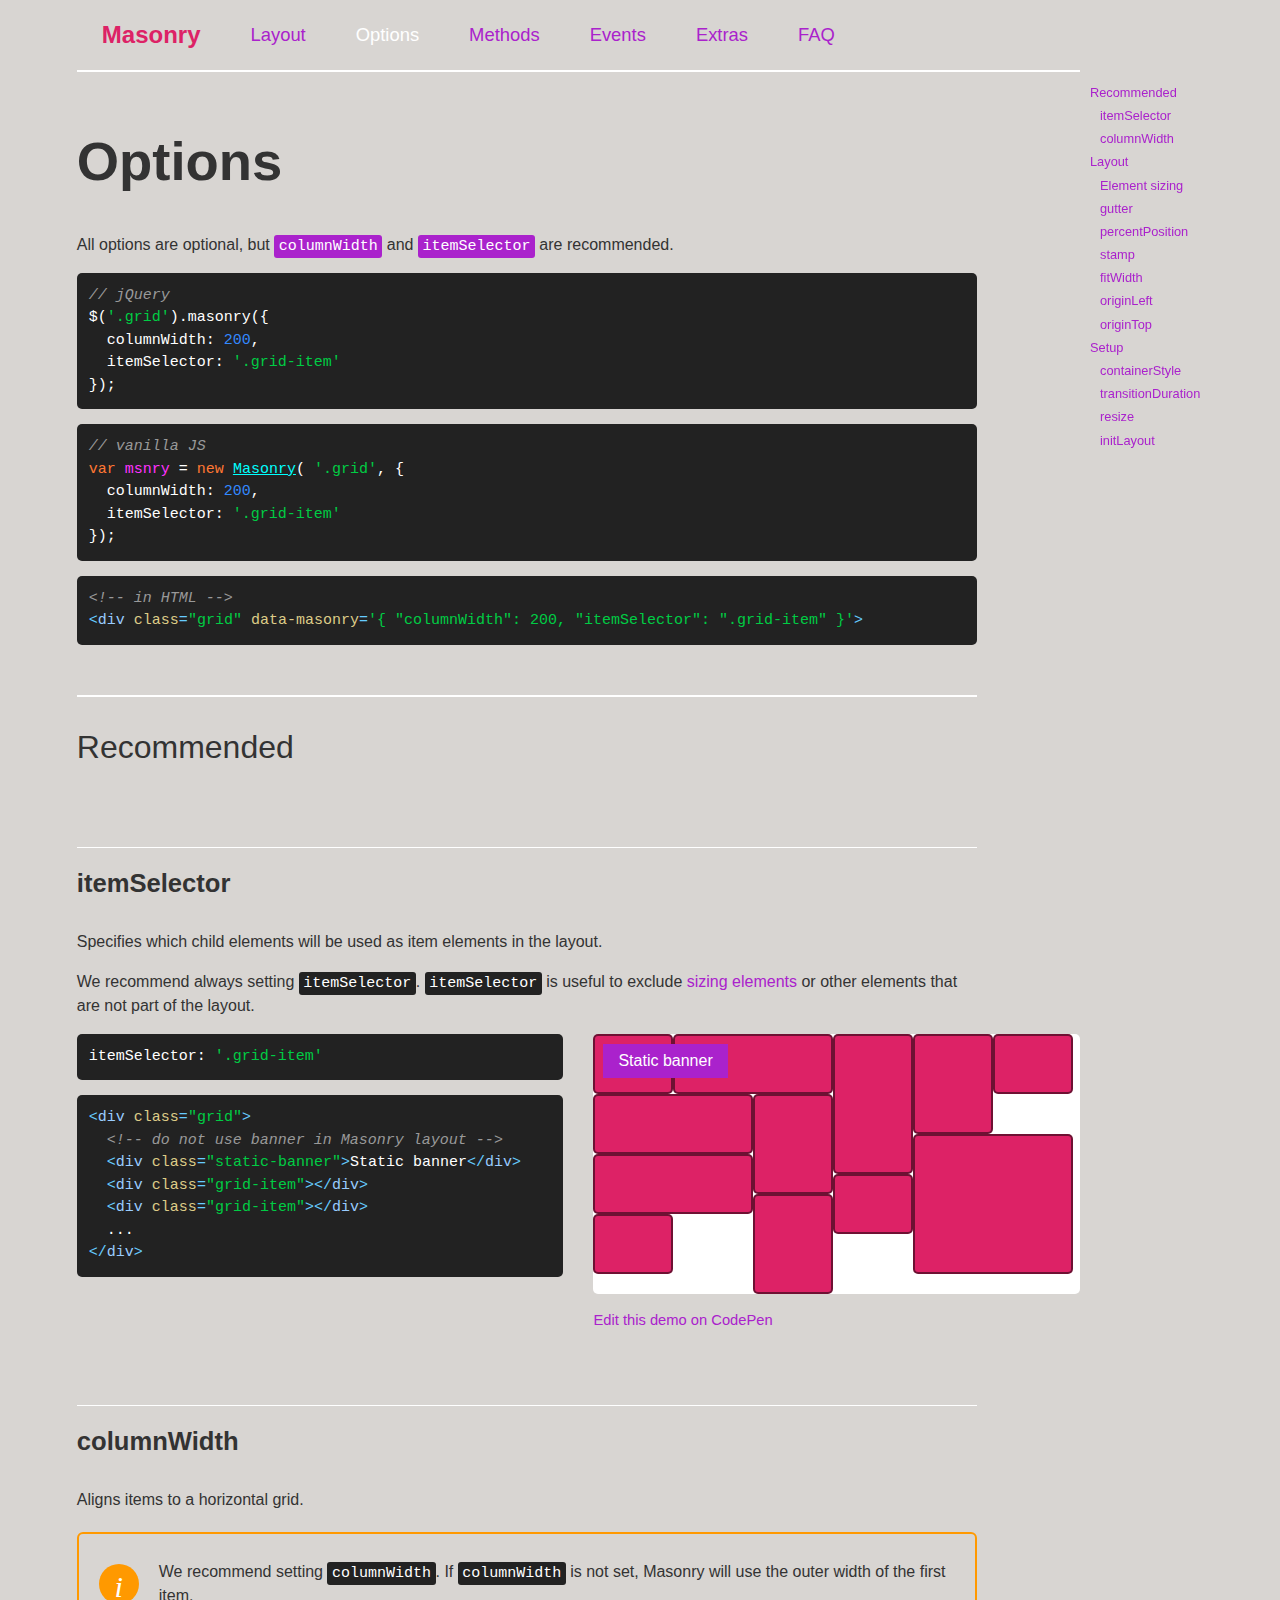
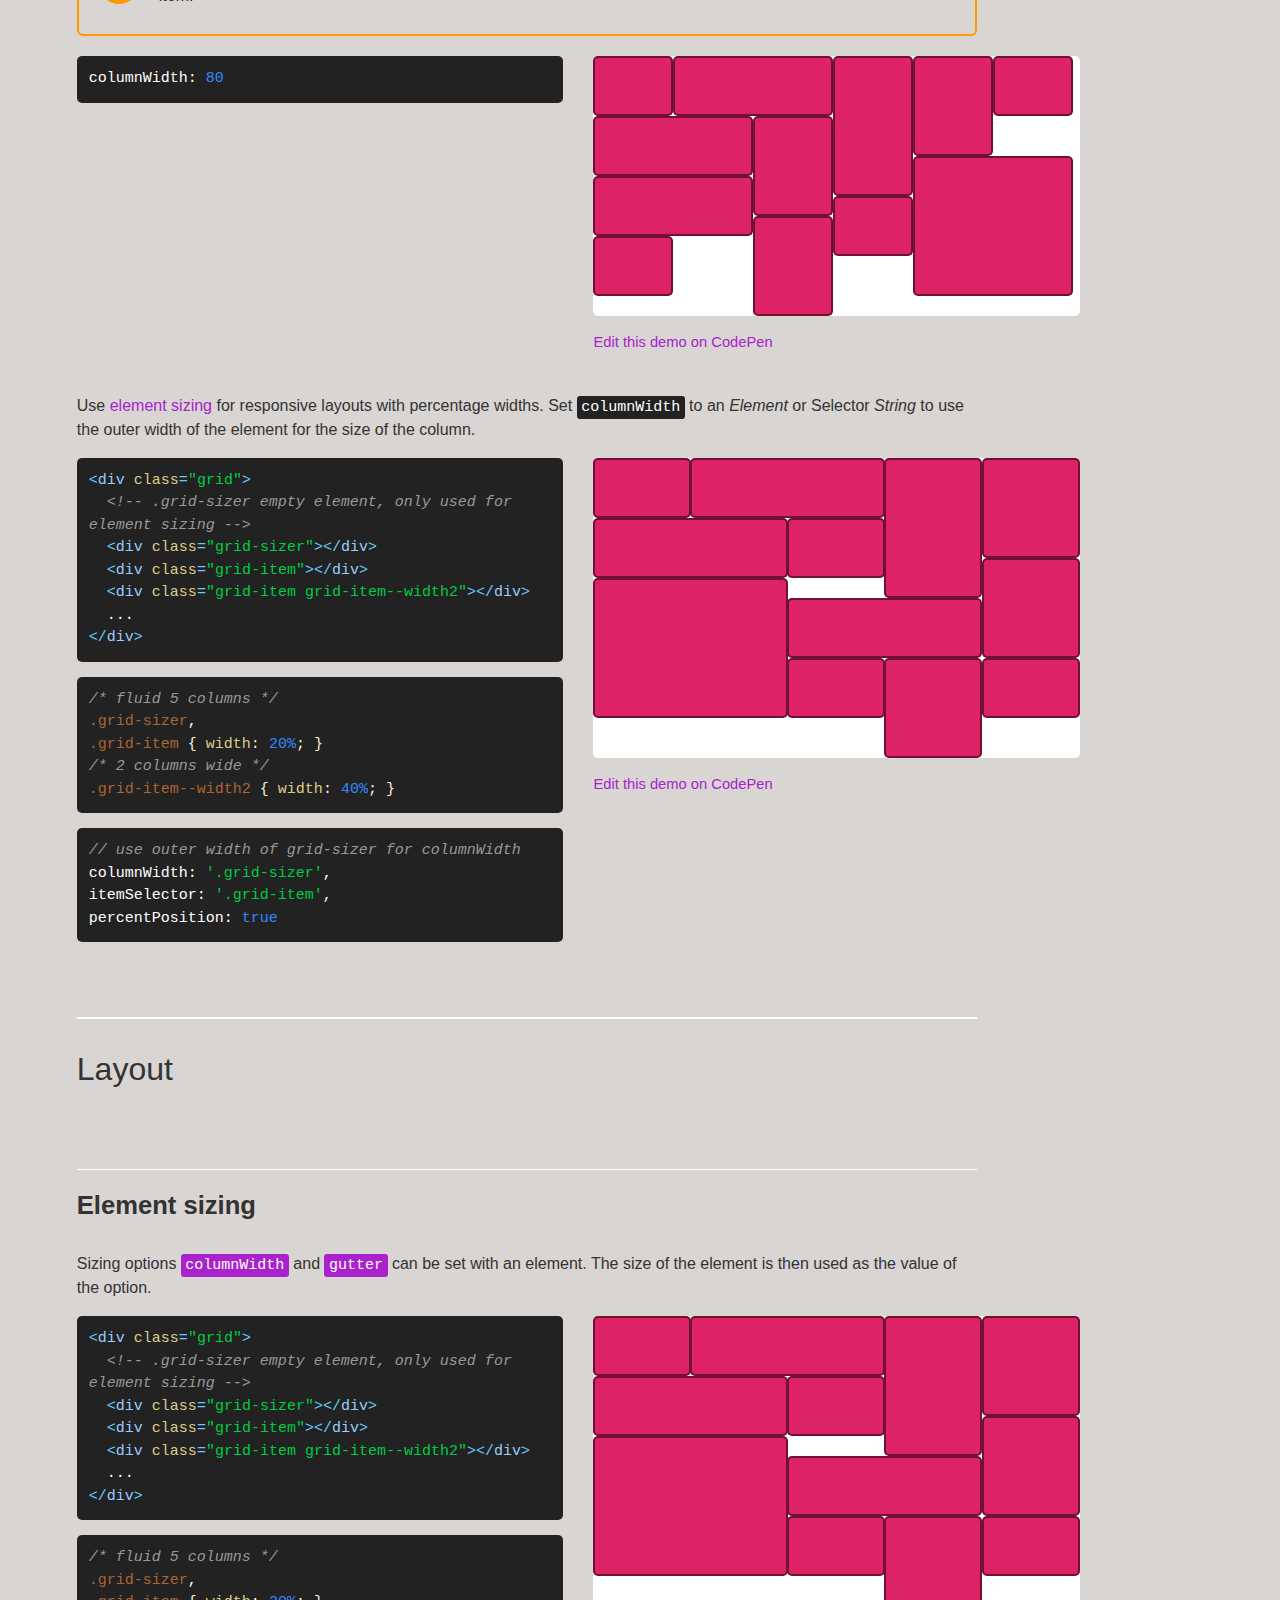
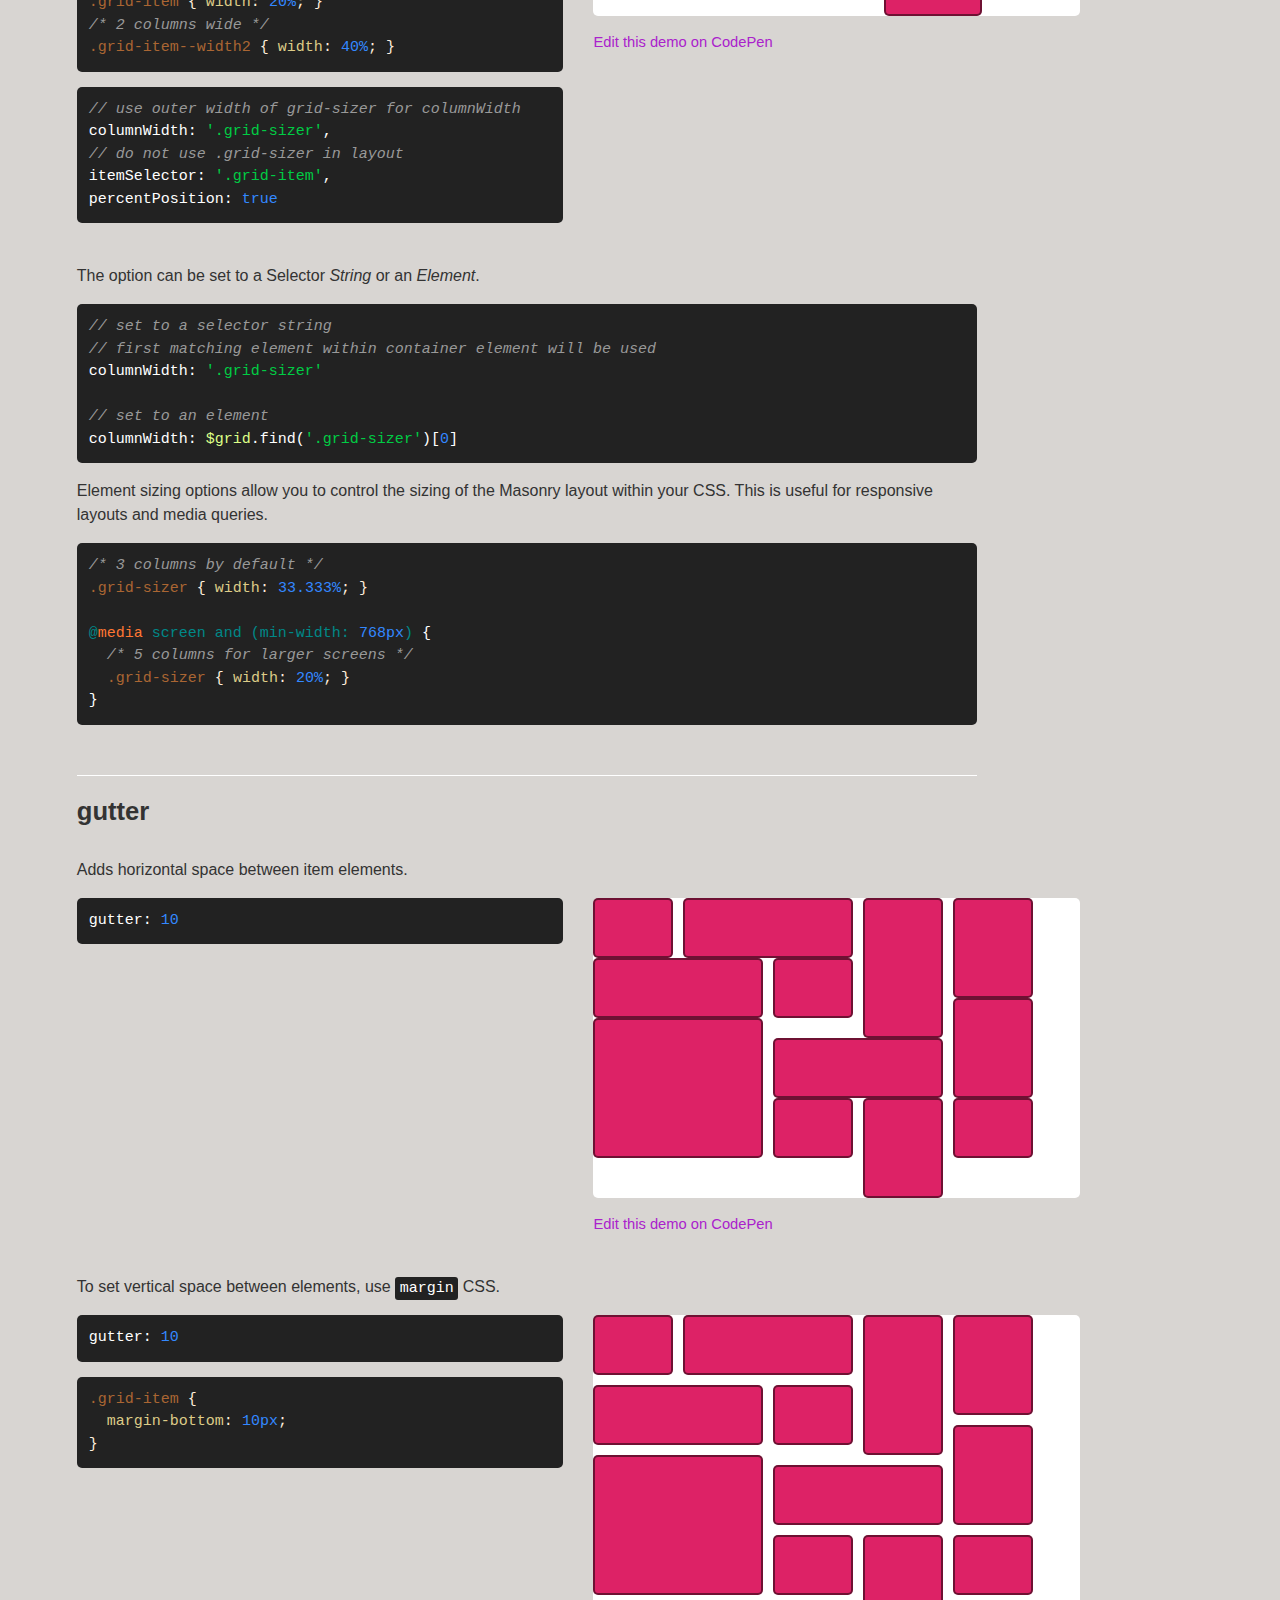
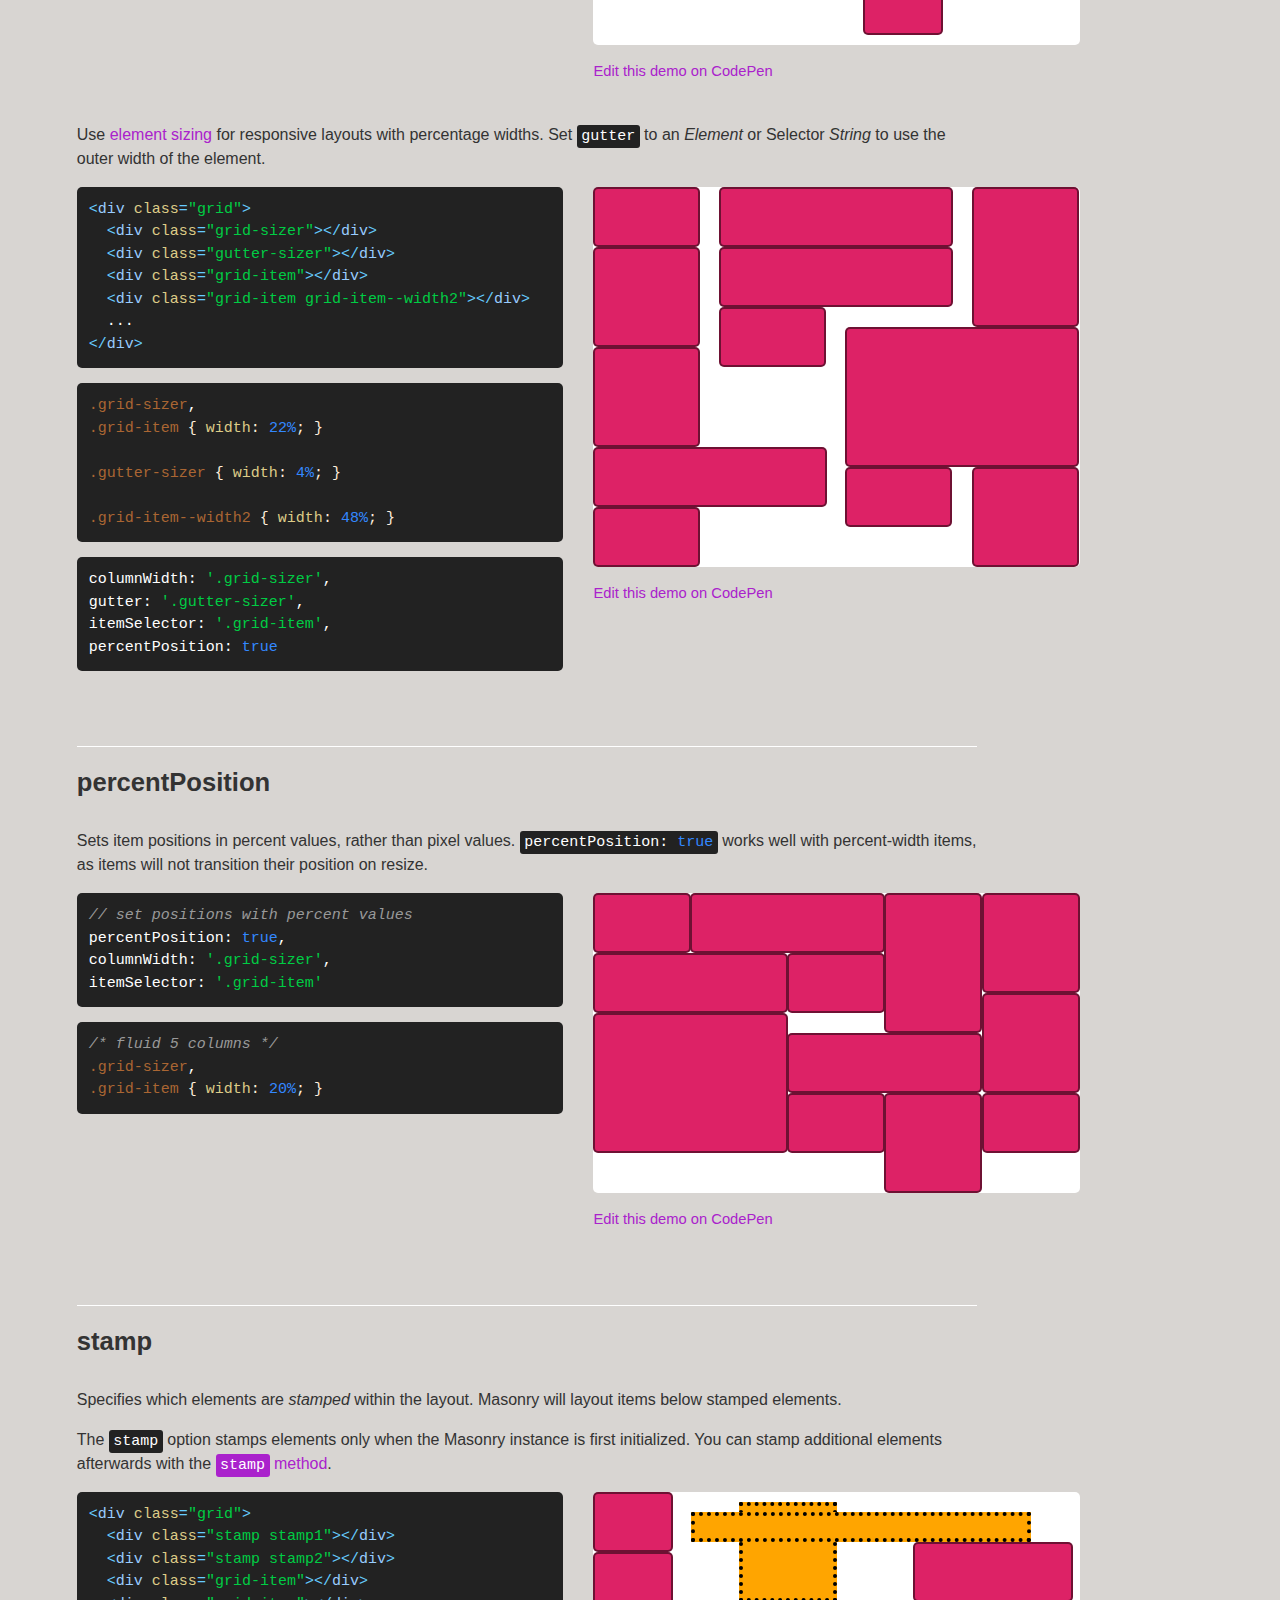
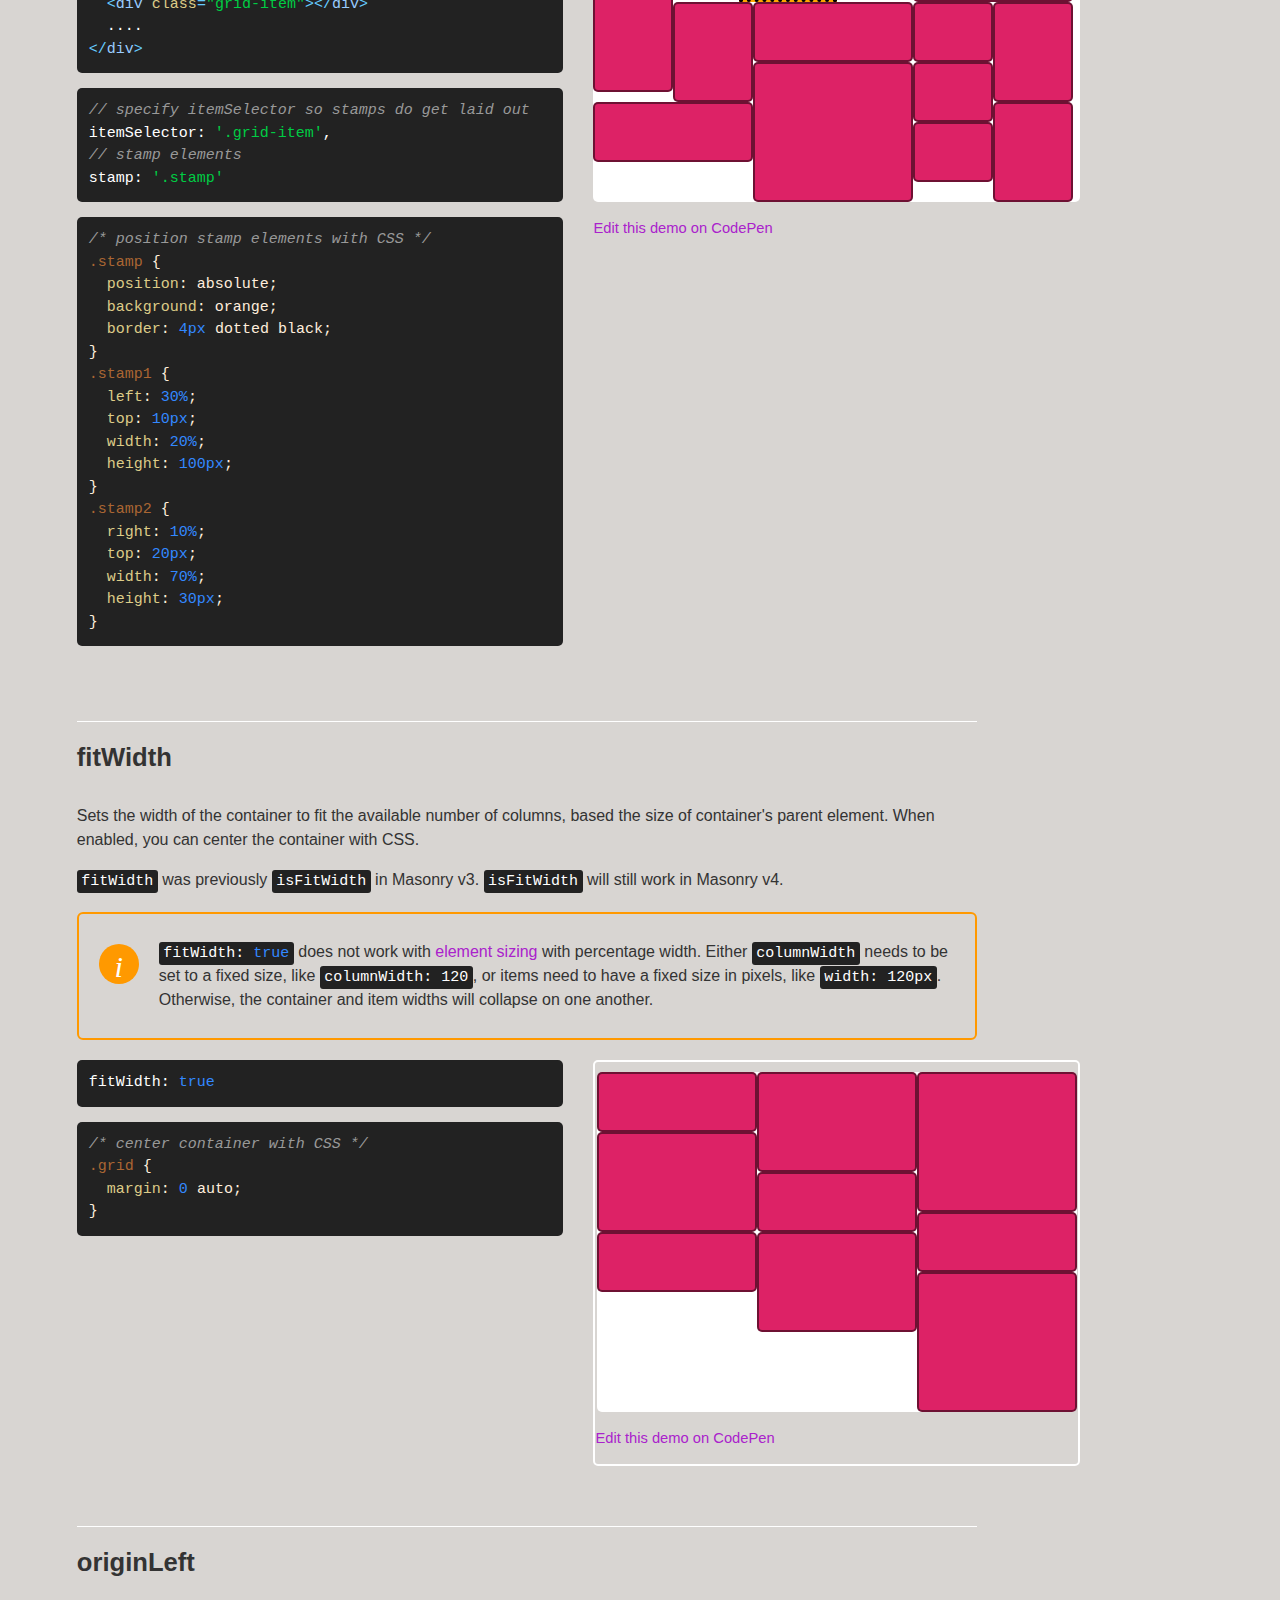
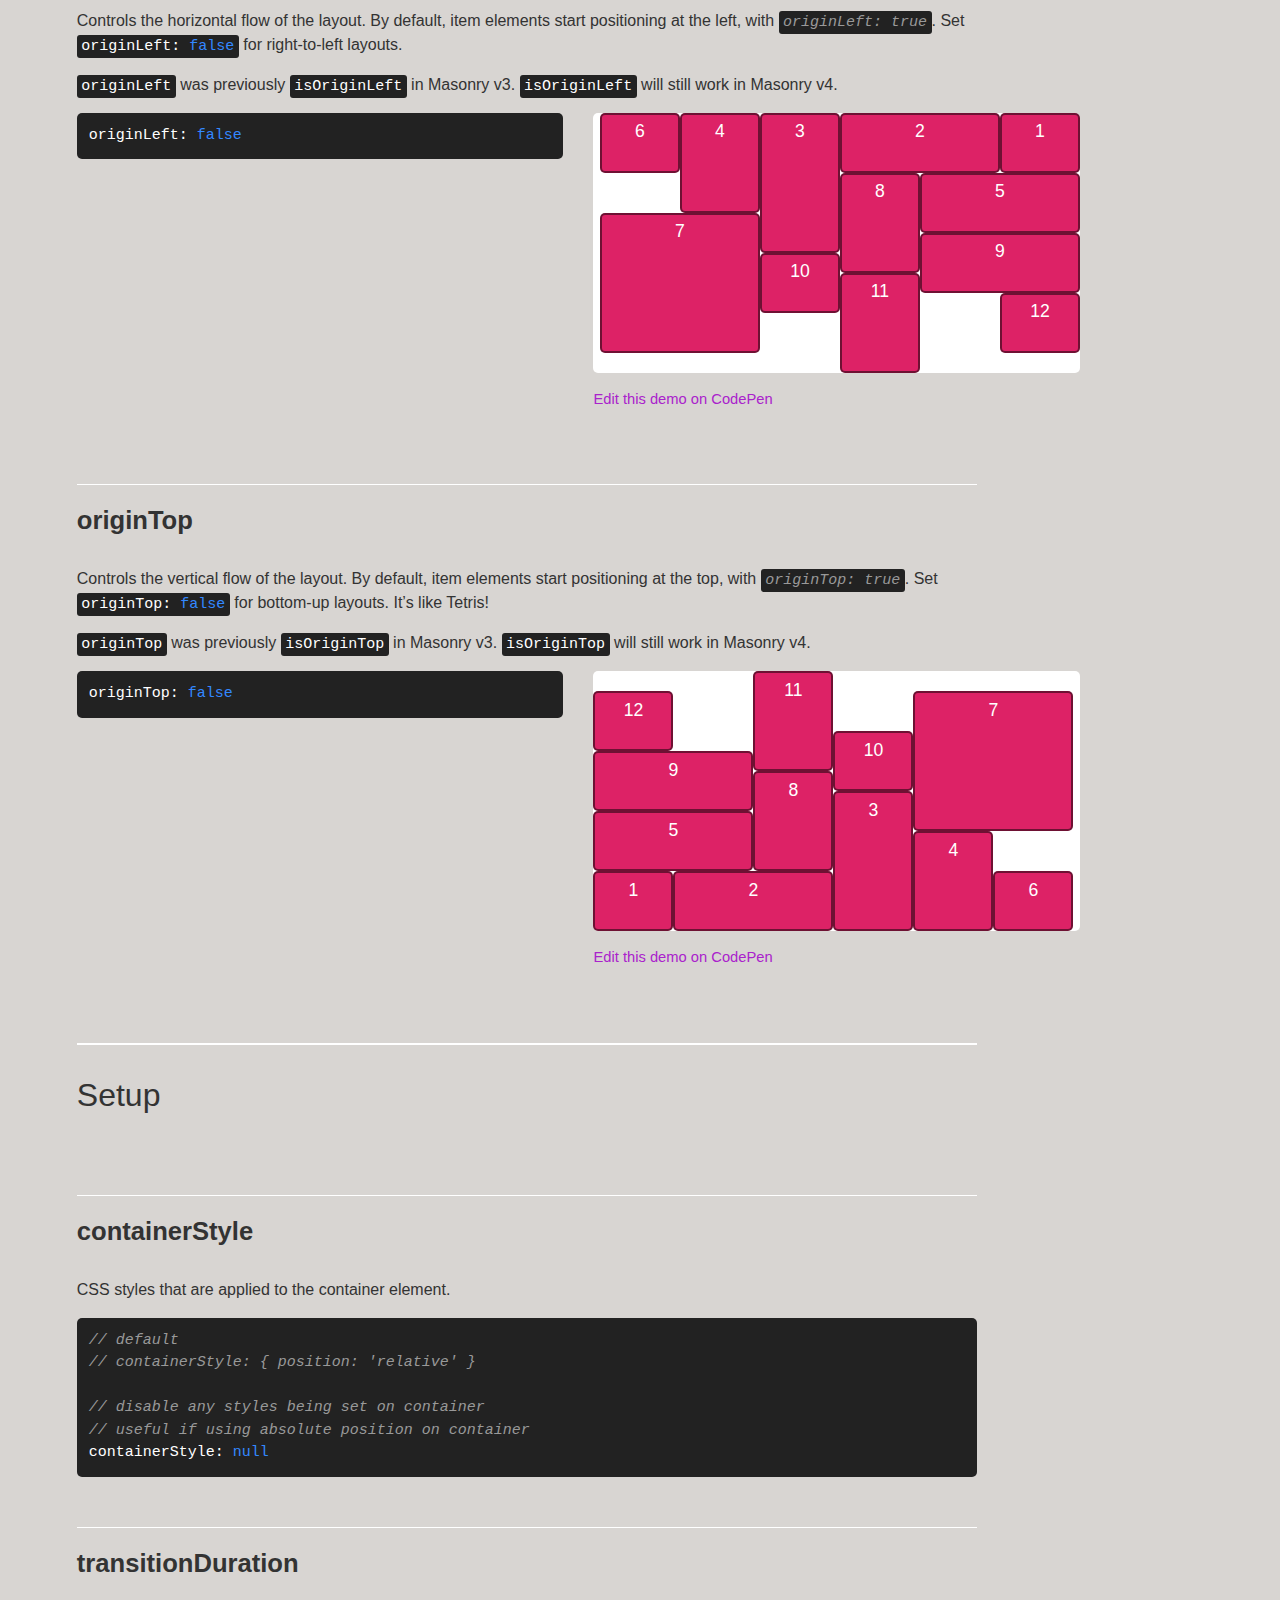
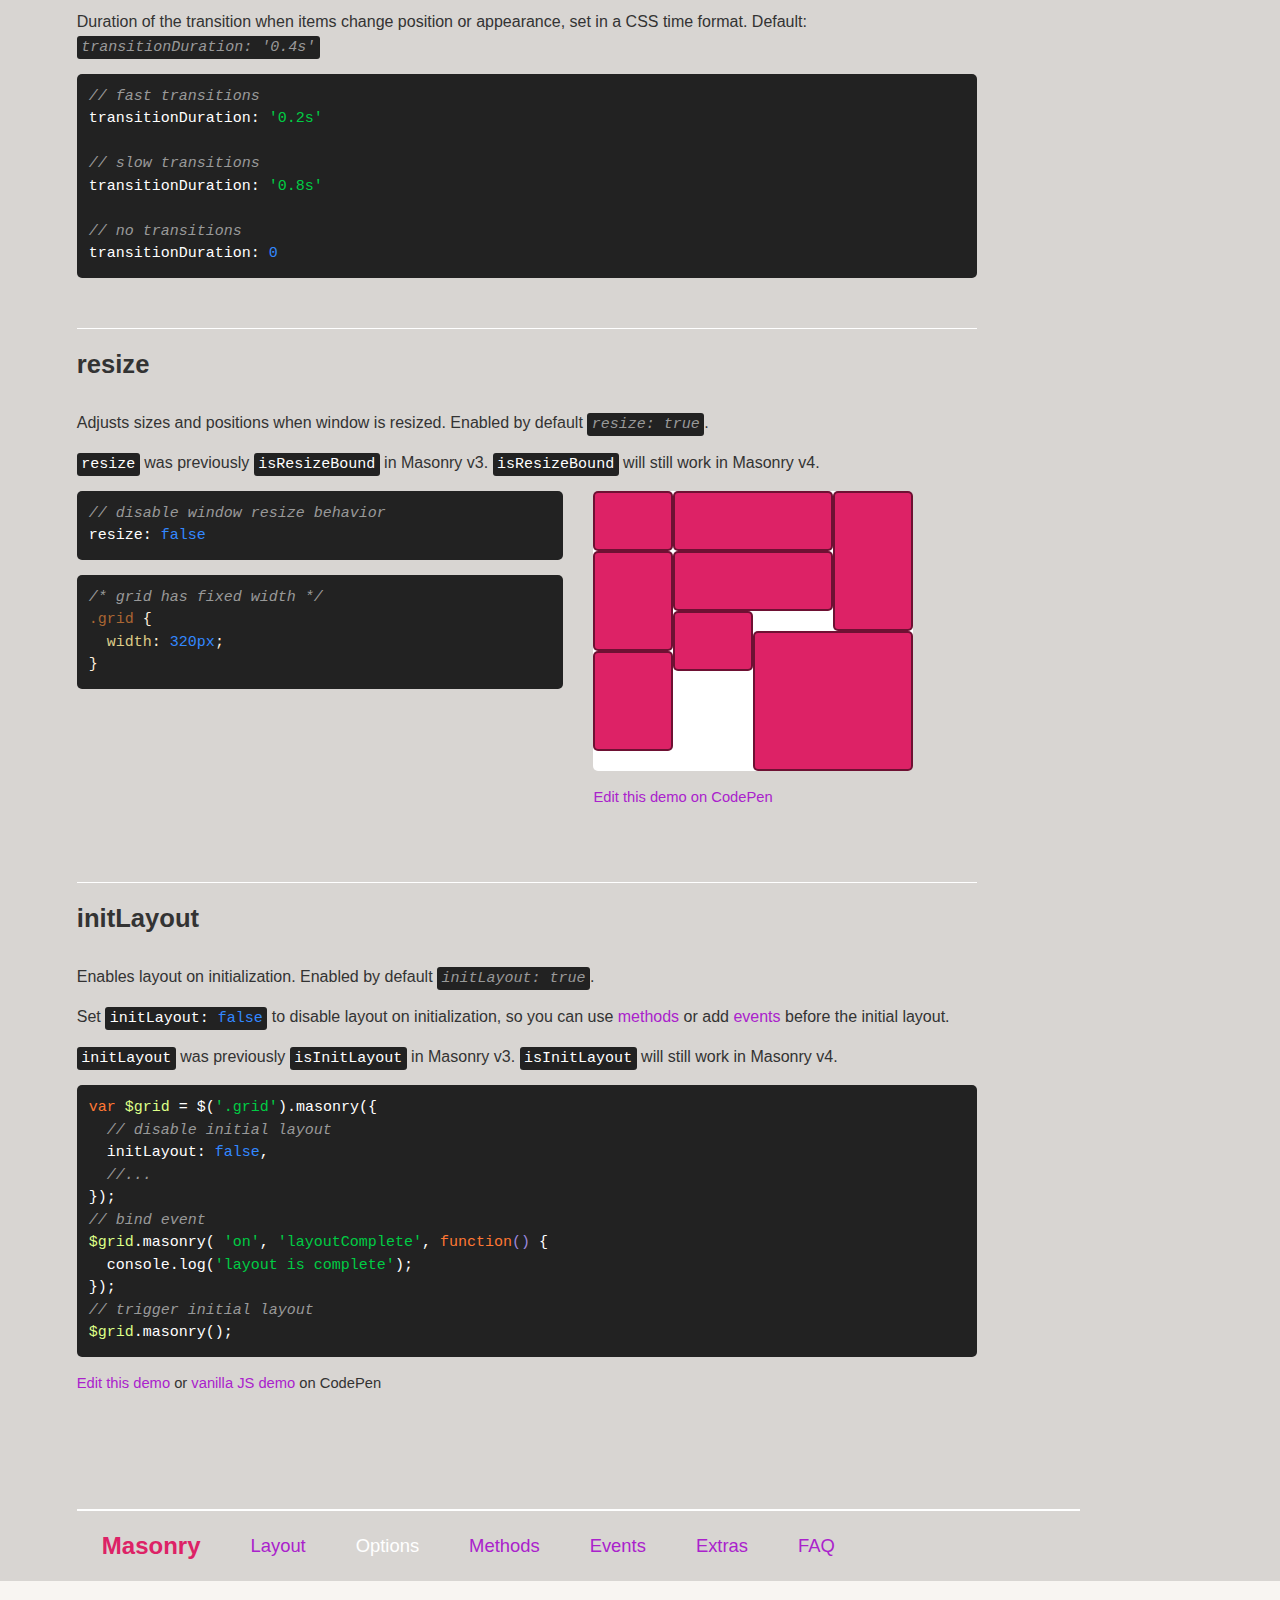
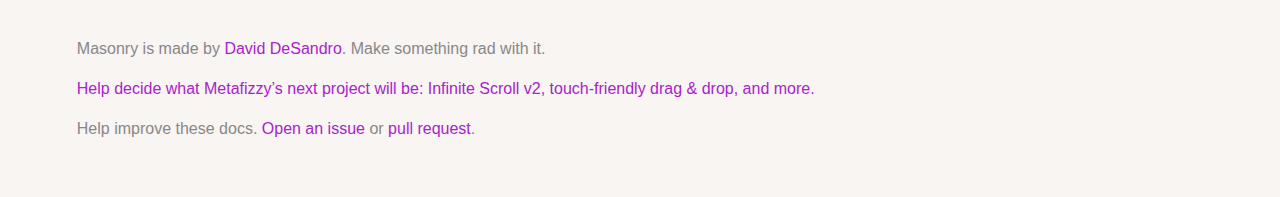
<file: assets/plugins/masonry/options.html>
<!doctype html>
<html class="export">
<head>
  <meta charset="utf-8">
  <meta http-equiv="X-UA-Compatible" content="IE=edge,chrome=1">
  <meta name="viewport" content="width=device-width">
  <meta name="description" content="Cascading grid layout library">

  <title>Masonry &#xB7; Options</title>

    <link rel="stylesheet" href="css/masonry-docs.css" media="screen">

</head>
<body class="page--options" data-page="options">

  <div class="site-nav">
    <div class="container">
      <ol class="site-nav__list">
        <li class="site-nav__item site-nav__item--homepage">
          <a href=".">Masonry</a></li>
        <li class="site-nav__item site-nav__item--layout">
          <a href="layout.html">Layout</a></li>
        <li class="site-nav__item site-nav__item--options">
          <a href="options.html">Options</a></li>
        <li class="site-nav__item site-nav__item--methods">
          <a href="methods.html">Methods</a></li>
        <li class="site-nav__item site-nav__item--events">
          <a href="events.html">Events</a></li>
        <li class="site-nav__item site-nav__item--extras">
          <a href="extras.html">Extras</a></li>
        <li class="site-nav__item site-nav__item--faq">
          <a href="faq.html">FAQ</a></li>
      </ol>
    </div>
  </div>


  <div id="content" class="content container">

      <h1>Options</h1>

    <ul class="page-nav">
<li class="page-nav__item page-nav__item--h2"><a href="#recommended">Recommended</a></li>
<li class="page-nav__item page-nav__item--h3"><a href="#itemselector">itemSelector</a></li>
<li class="page-nav__item page-nav__item--h3"><a href="#columnwidth">columnWidth</a></li>
<li class="page-nav__item page-nav__item--h2"><a href="#layout">Layout</a></li>
<li class="page-nav__item page-nav__item--h3"><a href="#element-sizing">Element sizing</a></li>
<li class="page-nav__item page-nav__item--h3"><a href="#gutter">gutter</a></li>
<li class="page-nav__item page-nav__item--h3"><a href="#percentposition">percentPosition</a></li>
<li class="page-nav__item page-nav__item--h3"><a href="#stamp">stamp</a></li>
<li class="page-nav__item page-nav__item--h3"><a href="#fitwidth">fitWidth</a></li>
<li class="page-nav__item page-nav__item--h3"><a href="#originleft">originLeft</a></li>
<li class="page-nav__item page-nav__item--h3"><a href="#origintop">originTop</a></li>
<li class="page-nav__item page-nav__item--h2"><a href="#setup">Setup</a></li>
<li class="page-nav__item page-nav__item--h3"><a href="#containerstyle">containerStyle</a></li>
<li class="page-nav__item page-nav__item--h3"><a href="#transitionduration">transitionDuration</a></li>
<li class="page-nav__item page-nav__item--h3"><a href="#resize">resize</a></li>
<li class="page-nav__item page-nav__item--h3"><a href="#initlayout">initLayout</a></li>
</ul>


<p>All options are optional, but <a href="#columnwidth"><code>columnWidth</code></a> and <a href="#itemselector"><code>itemSelector</code></a> are recommended.</p>

<pre><code class="js"><span class="comment">// jQuery</span>
$(<span class="string">&apos;.grid&apos;</span>).masonry({
  columnWidth: <span class="number">200</span>,
  itemSelector: <span class="string">&apos;.grid-item&apos;</span>
});
</code></pre>

<pre><code class="js"><span class="comment">// vanilla JS</span>
<span class="keyword">var</span> <span class="masonry_var">msnry</span> = <span class="keyword">new</span> <span class="masonry_keyword">Masonry</span>( <span class="string">&apos;.grid&apos;</span>, {
  columnWidth: <span class="number">200</span>,
  itemSelector: <span class="string">&apos;.grid-item&apos;</span>
});
</code></pre>

<pre><code class="html"><span class="comment">&lt;!-- in HTML --&gt;</span>
<span class="tag">&lt;<span class="title">div</span> <span class="attribute">class</span>=<span class="value">&quot;grid&quot;</span> <span class="attribute">data-masonry</span>=<span class="value">&apos;{ &quot;columnWidth&quot;: 200, &quot;itemSelector&quot;: &quot;.grid-item&quot; }&apos;</span>&gt;</span>
</code></pre>


<h2 id="recommended">Recommended</h2>


<h3 id="itemselector">itemSelector</h3>

<p>Specifies which child elements will be used as item elements in the layout.</p>

<p>We recommend always setting <code>itemSelector</code>. <code>itemSelector</code> is useful to exclude <a href="#element-sizing">sizing elements</a> or other elements that are not part of the layout.</p>

<div class="duo example">
  <div class="duo__cell example__code">
<pre><code class="js">itemSelector: <span class="string">&apos;.grid-item&apos;</span>
</code></pre>

<pre><code class="html"><span class="tag">&lt;<span class="title">div</span> <span class="attribute">class</span>=<span class="value">&quot;grid&quot;</span>&gt;</span>
  <span class="comment">&lt;!-- do not use banner in Masonry layout --&gt;</span>
  <span class="tag">&lt;<span class="title">div</span> <span class="attribute">class</span>=<span class="value">&quot;static-banner&quot;</span>&gt;</span>Static banner<span class="tag">&lt;/<span class="title">div</span>&gt;</span>
  <span class="tag">&lt;<span class="title">div</span> <span class="attribute">class</span>=<span class="value">&quot;grid-item&quot;</span>&gt;</span><span class="tag">&lt;/<span class="title">div</span>&gt;</span>
  <span class="tag">&lt;<span class="title">div</span> <span class="attribute">class</span>=<span class="value">&quot;grid-item&quot;</span>&gt;</span><span class="tag">&lt;/<span class="title">div</span>&gt;</span>
  ...
<span class="tag">&lt;/<span class="title">div</span>&gt;</span>
</code></pre>
  </div>
  <div class="duo__cell example__demo">
    <div class="grid grid--has-banner" data-masonry="{ &quot;itemSelector&quot;: &quot;.grid-item&quot;, &quot;columnWidth&quot;: 80 }">
      <div class="static-banner">Static banner</div>
      <div class="grid-item"></div>
      <div class="grid-item grid-item--width2"></div>
      <div class="grid-item grid-item--height3"></div>
      <div class="grid-item grid-item--height2"></div>
      <div class="grid-item grid-item--width2"></div>
      <div class="grid-item"></div>
      <div class="grid-item grid-item--width2 grid-item--height3"></div>
      <div class="grid-item grid-item--height2"></div>
      <div class="grid-item grid-item--width2"></div>
      <div class="grid-item"></div>
      <div class="grid-item grid-item--height2"></div>
      <div class="grid-item"></div>
    </div>
    <p class="edit-demo">
        <a href="http://codepen.io/desandro/pen/Jdbzvx">Edit this demo on CodePen</a>
    </p>
  </div>
</div>


<h3 id="columnwidth">columnWidth</h3>

<p>Aligns items to a horizontal grid.</p>

<div class="call-out">
  <p>We recommend setting <code>columnWidth</code>. If <code>columnWidth</code> is not set, Masonry will use the outer width of the first item.</p>
</div>

<div class="duo example">
  <div class="duo__cell example__code">
<pre><code class="js">columnWidth: <span class="number">80</span>
</code></pre>
  </div>
  <div class="duo__cell example__demo">
    <div class="grid" data-masonry="{ &quot;columnWidth&quot;: 80 }">
      <div class="grid-item"></div>
      <div class="grid-item grid-item--width2"></div>
      <div class="grid-item grid-item--height3"></div>
      <div class="grid-item grid-item--height2"></div>
      <div class="grid-item grid-item--width2"></div>
      <div class="grid-item"></div>
      <div class="grid-item grid-item--width2 grid-item--height3"></div>
      <div class="grid-item grid-item--height2"></div>
      <div class="grid-item grid-item--width2"></div>
      <div class="grid-item"></div>
      <div class="grid-item grid-item--height2"></div>
      <div class="grid-item"></div>
    </div>
    <p class="edit-demo">
        <a href="http://codepen.io/desandro/pen/osFxj">Edit this demo on CodePen</a>
    </p>
  </div>
</div>

<p>Use <a href="../options.html#element-sizing">element sizing</a> for responsive layouts with percentage widths. Set <code>columnWidth</code> to an <i>Element</i> or Selector <i>String</i> to use the outer width of the element for the size of the column.</p>

<div class="duo example">
  <div class="duo__cell example__code">
<pre><code class="html"><span class="tag">&lt;<span class="title">div</span> <span class="attribute">class</span>=<span class="value">&quot;grid&quot;</span>&gt;</span>
  <span class="comment">&lt;!-- .grid-sizer empty element, only used for element sizing --&gt;</span>
  <span class="tag">&lt;<span class="title">div</span> <span class="attribute">class</span>=<span class="value">&quot;grid-sizer&quot;</span>&gt;</span><span class="tag">&lt;/<span class="title">div</span>&gt;</span>
  <span class="tag">&lt;<span class="title">div</span> <span class="attribute">class</span>=<span class="value">&quot;grid-item&quot;</span>&gt;</span><span class="tag">&lt;/<span class="title">div</span>&gt;</span>
  <span class="tag">&lt;<span class="title">div</span> <span class="attribute">class</span>=<span class="value">&quot;grid-item grid-item--width2&quot;</span>&gt;</span><span class="tag">&lt;/<span class="title">div</span>&gt;</span>
  ...
<span class="tag">&lt;/<span class="title">div</span>&gt;</span>
</code></pre>

<pre><code class="css"><span class="comment">/* fluid 5 columns */</span>
<span class="class">.grid-sizer</span>,
<span class="class">.grid-item</span> <span class="rules">{ <span class="rule"><span class="attribute">width</span>:<span class="value"> <span class="number">20%</span></span></span>; }</span>
<span class="comment">/* 2 columns wide */</span>
<span class="class">.grid-item--width2</span> <span class="rules">{ <span class="rule"><span class="attribute">width</span>:<span class="value"> <span class="number">40%</span></span></span>; }</span>
</code></pre>

<pre><code class="js"><span class="comment">// use outer width of grid-sizer for columnWidth</span>
columnWidth: <span class="string">&apos;.grid-sizer&apos;</span>,
itemSelector: <span class="string">&apos;.grid-item&apos;</span>,
percentPosition: <span class="literal">true</span>
</code></pre>
  </div>
  <div class="duo__cell example__demo">
    <div class="grid grid--fluid-5-col" data-masonry="{ &quot;itemSelector&quot;: &quot;.grid-item&quot;, &quot;columnWidth&quot;: &quot;.grid-sizer&quot;,  &quot;percentPosition&quot;: true }">
      <div class="grid-sizer"></div>
      <div class="grid-item"></div>
      <div class="grid-item grid-item--width2"></div>
      <div class="grid-item grid-item--height3"></div>
      <div class="grid-item grid-item--height2"></div>
      <div class="grid-item grid-item--width2"></div>
      <div class="grid-item"></div>
      <div class="grid-item grid-item--width2 grid-item--height3"></div>
      <div class="grid-item grid-item--height2"></div>
      <div class="grid-item grid-item--width2"></div>
      <div class="grid-item"></div>
      <div class="grid-item grid-item--height2"></div>
      <div class="grid-item"></div>
    </div>
    <p class="edit-demo">
        <a href="http://codepen.io/desandro/pen/JFpeg">Edit this demo on CodePen</a>
    </p>
  </div>
</div>


<h2 id="layout">Layout</h2>


<h3 id="element-sizing">Element sizing</h3>

<p>Sizing options <a href="#columnwidth"><code>columnWidth</code></a> and <a href="#gutter"><code>gutter</code></a> can be set with an element. The size of the element is then used as the value of the option.</p>

<div class="duo example">
  <div class="duo__cell example__code">
<pre><code class="html"><span class="tag">&lt;<span class="title">div</span> <span class="attribute">class</span>=<span class="value">&quot;grid&quot;</span>&gt;</span>
  <span class="comment">&lt;!-- .grid-sizer empty element, only used for element sizing --&gt;</span>
  <span class="tag">&lt;<span class="title">div</span> <span class="attribute">class</span>=<span class="value">&quot;grid-sizer&quot;</span>&gt;</span><span class="tag">&lt;/<span class="title">div</span>&gt;</span>
  <span class="tag">&lt;<span class="title">div</span> <span class="attribute">class</span>=<span class="value">&quot;grid-item&quot;</span>&gt;</span><span class="tag">&lt;/<span class="title">div</span>&gt;</span>
  <span class="tag">&lt;<span class="title">div</span> <span class="attribute">class</span>=<span class="value">&quot;grid-item grid-item--width2&quot;</span>&gt;</span><span class="tag">&lt;/<span class="title">div</span>&gt;</span>
  ...
<span class="tag">&lt;/<span class="title">div</span>&gt;</span>
</code></pre>

<pre><code class="css"><span class="comment">/* fluid 5 columns */</span>
<span class="class">.grid-sizer</span>,
<span class="class">.grid-item</span> <span class="rules">{ <span class="rule"><span class="attribute">width</span>:<span class="value"> <span class="number">20%</span></span></span>; }</span>
<span class="comment">/* 2 columns wide */</span>
<span class="class">.grid-item--width2</span> <span class="rules">{ <span class="rule"><span class="attribute">width</span>:<span class="value"> <span class="number">40%</span></span></span>; }</span>
</code></pre>

<pre><code class="js"><span class="comment">// use outer width of grid-sizer for columnWidth</span>
columnWidth: <span class="string">&apos;.grid-sizer&apos;</span>,
<span class="comment">// do not use .grid-sizer in layout</span>
itemSelector: <span class="string">&apos;.grid-item&apos;</span>,
percentPosition: <span class="literal">true</span>
</code></pre>
  </div>
  <div class="duo__cell example__demo">
    <div class="grid grid--fluid-5-col" data-masonry="{ &quot;itemSelector&quot;: &quot;.grid-item&quot;, &quot;columnWidth&quot;: &quot;.grid-sizer&quot;,  &quot;percentPosition&quot;: true }">
      <div class="grid-sizer"></div>
      <div class="grid-item"></div>
      <div class="grid-item grid-item--width2"></div>
      <div class="grid-item grid-item--height3"></div>
      <div class="grid-item grid-item--height2"></div>
      <div class="grid-item grid-item--width2"></div>
      <div class="grid-item"></div>
      <div class="grid-item grid-item--width2 grid-item--height3"></div>
      <div class="grid-item grid-item--height2"></div>
      <div class="grid-item grid-item--width2"></div>
      <div class="grid-item"></div>
      <div class="grid-item grid-item--height2"></div>
      <div class="grid-item"></div>
    </div>
    <p class="edit-demo">
        <a href="http://codepen.io/desandro/pen/JFpeg">Edit this demo on CodePen</a>
    </p>
  </div>
</div>

<p>The option can be set to a Selector <i>String</i> or an <i>Element</i>.</p>

<pre><code class="js"><span class="comment">// set to a selector string</span>
<span class="comment">// first matching element within container element will be used</span>
columnWidth: <span class="string">&apos;.grid-sizer&apos;</span>

<span class="comment">// set to an element</span>
columnWidth: <span class="jquery_var">$grid</span>.find(<span class="string">&apos;.grid-sizer&apos;</span>)[<span class="number">0</span>]
</code></pre>

<p>Element sizing options allow you to control the sizing of the Masonry layout within your CSS. This is useful for responsive layouts and media queries.</p>

<pre><code class="css"><span class="comment">/* 3 columns by default */</span>
<span class="class">.grid-sizer</span> <span class="rules">{ <span class="rule"><span class="attribute">width</span>:<span class="value"> <span class="number">33.333%</span></span></span>; }</span>

<span class="at_rule">@<span class="keyword">media</span> screen and (min-width: <span class="number">768px</span>) </span>{
  <span class="comment">/* 5 columns for larger screens */</span>
  <span class="class">.grid-sizer</span> <span class="rules">{ <span class="rule"><span class="attribute">width</span>:<span class="value"> <span class="number">20%</span></span></span>; }</span>
}
</code></pre>


<h3 id="gutter">gutter</h3>

<p>Adds horizontal space between item elements.</p>

<div class="duo example">
  <div class="duo__cell example__code">
<pre><code class="js">gutter: <span class="number">10</span>
</code></pre>
  </div>
  <div class="duo__cell example__demo">
    <div class="grid grid--gutter" data-masonry="{ &quot;gutter&quot;: 10 }">
      <div class="grid-item"></div>
      <div class="grid-item grid-item--width2"></div>
      <div class="grid-item grid-item--height3"></div>
      <div class="grid-item grid-item--height2"></div>
      <div class="grid-item grid-item--width2"></div>
      <div class="grid-item"></div>
      <div class="grid-item grid-item--width2 grid-item--height3"></div>
      <div class="grid-item grid-item--height2"></div>
      <div class="grid-item grid-item--width2"></div>
      <div class="grid-item"></div>
      <div class="grid-item grid-item--height2"></div>
      <div class="grid-item"></div>
    </div>
    <p class="edit-demo">
        <a href="http://codepen.io/desandro/pen/iIbgC">Edit this demo on CodePen</a>
    </p>
  </div>
</div>

<p>To set vertical space between elements, use <code>margin</code> CSS.</p>

<div class="duo example">
  <div class="duo__cell example__code">
<pre><code class="js">gutter: <span class="number">10</span>
</code></pre>

<pre><code class="css"><span class="class">.grid-item</span> <span class="rules">{
  <span class="rule"><span class="attribute">margin-bottom</span>:<span class="value"> <span class="number">10px</span></span></span>;
}</span>
</code></pre>
  </div>
  <div class="duo__cell example__demo">
    <div class="grid grid--gutter grid--gutter-bottom" data-masonry="{ &quot;gutter&quot;: 10 }">
      <div class="grid-item"></div>
      <div class="grid-item grid-item--width2"></div>
      <div class="grid-item grid-item--height3"></div>
      <div class="grid-item grid-item--height2"></div>
      <div class="grid-item grid-item--width2"></div>
      <div class="grid-item"></div>
      <div class="grid-item grid-item--width2 grid-item--height3"></div>
      <div class="grid-item grid-item--height2"></div>
      <div class="grid-item grid-item--width2"></div>
      <div class="grid-item"></div>
      <div class="grid-item grid-item--height2"></div>
      <div class="grid-item"></div>
    </div>
    <p class="edit-demo">
        <a href="http://codepen.io/desandro/pen/gbnko">Edit this demo on CodePen</a>
    </p>
  </div>
</div>

<p>Use <a href="#element-sizing">element sizing</a> for responsive layouts with percentage widths. Set <code>gutter</code> to an <i>Element</i> or Selector <i>String</i> to use the outer width of the element.</p>

<div class="duo example">
  <div class="duo__cell example__code">
<pre><code class="html"><span class="tag">&lt;<span class="title">div</span> <span class="attribute">class</span>=<span class="value">&quot;grid&quot;</span>&gt;</span>
  <span class="tag">&lt;<span class="title">div</span> <span class="attribute">class</span>=<span class="value">&quot;grid-sizer&quot;</span>&gt;</span><span class="tag">&lt;/<span class="title">div</span>&gt;</span>
  <span class="tag">&lt;<span class="title">div</span> <span class="attribute">class</span>=<span class="value">&quot;gutter-sizer&quot;</span>&gt;</span><span class="tag">&lt;/<span class="title">div</span>&gt;</span>
  <span class="tag">&lt;<span class="title">div</span> <span class="attribute">class</span>=<span class="value">&quot;grid-item&quot;</span>&gt;</span><span class="tag">&lt;/<span class="title">div</span>&gt;</span>
  <span class="tag">&lt;<span class="title">div</span> <span class="attribute">class</span>=<span class="value">&quot;grid-item grid-item--width2&quot;</span>&gt;</span><span class="tag">&lt;/<span class="title">div</span>&gt;</span>
  ...
<span class="tag">&lt;/<span class="title">div</span>&gt;</span>
</code></pre>

<pre><code class="css"><span class="class">.grid-sizer</span>,
<span class="class">.grid-item</span> <span class="rules">{ <span class="rule"><span class="attribute">width</span>:<span class="value"> <span class="number">22%</span></span></span>; }</span>

<span class="class">.gutter-sizer</span> <span class="rules">{ <span class="rule"><span class="attribute">width</span>:<span class="value"> <span class="number">4%</span></span></span>; }</span>

<span class="class">.grid-item--width2</span> <span class="rules">{ <span class="rule"><span class="attribute">width</span>:<span class="value"> <span class="number">48%</span></span></span>; }</span>
</code></pre>

<pre><code class="js">columnWidth: <span class="string">&apos;.grid-sizer&apos;</span>,
gutter: <span class="string">&apos;.gutter-sizer&apos;</span>,
itemSelector: <span class="string">&apos;.grid-item&apos;</span>,
percentPosition: <span class="literal">true</span>
</code></pre>
  </div>
  <div class="duo__cell example__demo">
    <div class="grid grid--fluid-gutter" data-masonry="{ &quot;itemSelector&quot;: &quot;.grid-item&quot;, &quot;columnWidth&quot;: &quot;.grid-sizer&quot;, &quot;gutter&quot;: &quot;.gutter-sizer&quot;, &quot;percentPosition&quot;: true }">
      <div class="gutter-sizer"></div>
      <div class="grid-sizer"></div>
      <div class="grid-item"></div>
      <div class="grid-item grid-item--width2"></div>
      <div class="grid-item grid-item--height3"></div>
      <div class="grid-item grid-item--height2"></div>
      <div class="grid-item grid-item--width2"></div>
      <div class="grid-item"></div>
      <div class="grid-item grid-item--width2 grid-item--height3"></div>
      <div class="grid-item grid-item--height2"></div>
      <div class="grid-item grid-item--width2"></div>
      <div class="grid-item"></div>
      <div class="grid-item grid-item--height2"></div>
      <div class="grid-item"></div>
    </div>
    <p class="edit-demo">
        <a href="http://codepen.io/desandro/pen/BAJKn">Edit this demo on CodePen</a>
    </p>
  </div>
</div>


<h3 id="percentposition">percentPosition</h3>

<p>Sets item positions in percent values, rather than pixel values. <code>percentPosition: <span class="literal">true</span></code> works well with percent-width items, as items will not transition their position on resize.</p>

<div class="duo example">
  <div class="duo__cell example__code">
<pre><code class="js"><span class="comment">// set positions with percent values</span>
percentPosition: <span class="literal">true</span>,
columnWidth: <span class="string">&apos;.grid-sizer&apos;</span>,
itemSelector: <span class="string">&apos;.grid-item&apos;</span>
</code></pre>

<pre><code class="css"><span class="comment">/* fluid 5 columns */</span>
<span class="class">.grid-sizer</span>,
<span class="class">.grid-item</span> <span class="rules">{ <span class="rule"><span class="attribute">width</span>:<span class="value"> <span class="number">20%</span></span></span>; }</span>
</code></pre>
  </div>
  <div class="duo__cell example__demo">
    <div class="grid grid--fluid-5-col" data-masonry="{ &quot;itemSelector&quot;: &quot;.grid-item&quot;, &quot;columnWidth&quot;: &quot;.grid-sizer&quot;,  &quot;percentPosition&quot;: true }">
      <div class="grid-sizer"></div>
      <div class="grid-item"></div>
      <div class="grid-item grid-item--width2"></div>
      <div class="grid-item grid-item--height3"></div>
      <div class="grid-item grid-item--height2"></div>
      <div class="grid-item grid-item--width2"></div>
      <div class="grid-item"></div>
      <div class="grid-item grid-item--width2 grid-item--height3"></div>
      <div class="grid-item grid-item--height2"></div>
      <div class="grid-item grid-item--width2"></div>
      <div class="grid-item"></div>
      <div class="grid-item grid-item--height2"></div>
      <div class="grid-item"></div>
    </div>
    <p class="edit-demo">
        <a href="http://codepen.io/desandro/pen/JFpeg">Edit this demo on CodePen</a>
    </p>
  </div>
</div>


<h3 id="stamp">stamp</h3>

<p>Specifies which elements are <em>stamped</em> within the layout. Masonry will layout items below stamped elements.</p>

<p>The <code>stamp</code> option stamps elements only when the Masonry instance is first initialized. You can stamp additional elements afterwards with the <a href="methods.html#stamp"><code>stamp</code> method</a>.</p>

<div class="duo example">
  <div class="duo__cell example__code">
<pre><code class="html"><span class="tag">&lt;<span class="title">div</span> <span class="attribute">class</span>=<span class="value">&quot;grid&quot;</span>&gt;</span>
  <span class="tag">&lt;<span class="title">div</span> <span class="attribute">class</span>=<span class="value">&quot;stamp stamp1&quot;</span>&gt;</span><span class="tag">&lt;/<span class="title">div</span>&gt;</span>
  <span class="tag">&lt;<span class="title">div</span> <span class="attribute">class</span>=<span class="value">&quot;stamp stamp2&quot;</span>&gt;</span><span class="tag">&lt;/<span class="title">div</span>&gt;</span>
  <span class="tag">&lt;<span class="title">div</span> <span class="attribute">class</span>=<span class="value">&quot;grid-item&quot;</span>&gt;</span><span class="tag">&lt;/<span class="title">div</span>&gt;</span>
  <span class="tag">&lt;<span class="title">div</span> <span class="attribute">class</span>=<span class="value">&quot;grid-item&quot;</span>&gt;</span><span class="tag">&lt;/<span class="title">div</span>&gt;</span>
  ....
<span class="tag">&lt;/<span class="title">div</span>&gt;</span>
</code></pre>

<pre><code class="js"><span class="comment">// specify itemSelector so stamps do get laid out</span>
itemSelector: <span class="string">&apos;.grid-item&apos;</span>,
<span class="comment">// stamp elements</span>
stamp: <span class="string">&apos;.stamp&apos;</span>
</code></pre>

<pre><code class="css"><span class="comment">/* position stamp elements with CSS */</span>
<span class="class">.stamp</span> <span class="rules">{
  <span class="rule"><span class="attribute">position</span>:<span class="value"> absolute</span></span>;
  <span class="rule"><span class="attribute">background</span>:<span class="value"> orange</span></span>;
  <span class="rule"><span class="attribute">border</span>:<span class="value"> <span class="number">4px</span> dotted black</span></span>;
}</span>
<span class="class">.stamp1</span> <span class="rules">{
  <span class="rule"><span class="attribute">left</span>:<span class="value"> <span class="number">30%</span></span></span>;
  <span class="rule"><span class="attribute">top</span>:<span class="value"> <span class="number">10px</span></span></span>;
  <span class="rule"><span class="attribute">width</span>:<span class="value"> <span class="number">20%</span></span></span>;
  <span class="rule"><span class="attribute">height</span>:<span class="value"> <span class="number">100px</span></span></span>;
}</span>
<span class="class">.stamp2</span> <span class="rules">{
  <span class="rule"><span class="attribute">right</span>:<span class="value"> <span class="number">10%</span></span></span>;
  <span class="rule"><span class="attribute">top</span>:<span class="value"> <span class="number">20px</span></span></span>;
  <span class="rule"><span class="attribute">width</span>:<span class="value"> <span class="number">70%</span></span></span>;
  <span class="rule"><span class="attribute">height</span>:<span class="value"> <span class="number">30px</span></span></span>;
}</span>
</code></pre>
  </div>
  <div class="duo__cell example__demo">
    <div class="grid grid--has-stamp" data-masonry="{ &quot;itemSelector&quot;: &quot;.grid-item&quot;, &quot;stamp&quot;: &quot;.stamp&quot; }">
      <div class="stamp stamp--static-stamp1"></div>
      <div class="stamp stamp--static-stamp2"></div>
      <div class="grid-item"></div>
      <div class="grid-item grid-item--width2"></div>
      <div class="grid-item grid-item--height3"></div>
      <div class="grid-item grid-item--height2"></div>
      <div class="grid-item grid-item--width2"></div>
      <div class="grid-item"></div>
      <div class="grid-item grid-item--width2 grid-item--height3"></div>
      <div class="grid-item grid-item--height2"></div>
      <div class="grid-item grid-item--width2"></div>
      <div class="grid-item"></div>
      <div class="grid-item grid-item--height2"></div>
      <div class="grid-item"></div>
    </div>
    <p class="edit-demo">
        <a href="http://codepen.io/desandro/pen/hsine">Edit this demo on CodePen</a>
    </p>
  </div>
</div>


<h3 id="fitwidth">fitWidth</h3>

<p>Sets the width of the container to fit the available number of columns, based the size of container&apos;s parent element. When enabled, you can center the container with CSS.</p>

<p><code>fitWidth</code> was previously <code>isFitWidth</code> in Masonry v3. <code>isFitWidth</code> will still work in Masonry v4.</p>

<div class="call-out">
  <p><code>fitWidth: <span class="literal">true</span></code> does not work with <a href="#element-sizing">element sizing</a> with percentage width. Either <code>columnWidth</code> needs to be set to a fixed size, like <code>columnWidth: 120</code>, or items need to have a fixed size in pixels, like <code>width: 120px</code>. Otherwise, the container and item widths will collapse on one another.</p>
</div>

<div class="duo example">
  <div class="duo__cell example__code">
<pre><code class="js">fitWidth: <span class="literal">true</span>
</code></pre>

<pre><code class="css"><span class="comment">/* center container with CSS */</span>
<span class="class">.grid</span> <span class="rules">{
  <span class="rule"><span class="attribute">margin</span>:<span class="value"> <span class="number">0</span> auto</span></span>;
}</span>
</code></pre>
  </div>
  <div class="duo__cell example__demo example__demo--fit-width">
    <div class="grid grid--centered" data-masonry="{ &quot;fitWidth&quot;: true }">
      <div class="grid-item grid-item--width2"></div>
      <div class="grid-item grid-item--width2 grid-item--height2"></div>
      <div class="grid-item grid-item--width2 grid-item--height3"></div>
      <div class="grid-item grid-item--width2 grid-item--height2"></div>
      <div class="grid-item grid-item--width2"></div>
      <div class="grid-item grid-item--width2"></div>
      <div class="grid-item grid-item--width2"></div>
      <div class="grid-item grid-item--width2 grid-item--height2"></div>
      <div class="grid-item grid-item--width2 grid-item--height3"></div>
    </div>
    <p class="edit-demo">
        <a href="http://codepen.io/desandro/pen/nGLvx">Edit this demo on CodePen</a>
    </p>
  </div>
</div>


<h3 id="originleft">originLeft</h3>

<p>Controls the horizontal flow of the layout. By default, item elements start positioning at the left, with <code><span class="comment">originLeft: true</span></code>. Set <code>originLeft: <span class="literal">false</span></code> for right-to-left layouts.</p>

<p><code>originLeft</code> was previously <code>isOriginLeft</code> in Masonry v3. <code>isOriginLeft</code> will still work in Masonry v4.</p>

<div class="duo example">
  <div class="duo__cell example__code">
<pre><code class="js">originLeft: <span class="literal">false</span>
</code></pre>
  </div>
  <div class="duo__cell example__demo">
    <div class="grid grid--counting" data-masonry="{ &quot;originLeft&quot;: false, &quot;columnWidth&quot;: 80 }">
      <div class="grid-item"></div>
      <div class="grid-item grid-item--width2"></div>
      <div class="grid-item grid-item--height3"></div>
      <div class="grid-item grid-item--height2"></div>
      <div class="grid-item grid-item--width2"></div>
      <div class="grid-item"></div>
      <div class="grid-item grid-item--width2 grid-item--height3"></div>
      <div class="grid-item grid-item--height2"></div>
      <div class="grid-item grid-item--width2"></div>
      <div class="grid-item"></div>
      <div class="grid-item grid-item--height2"></div>
      <div class="grid-item"></div>
    </div>
    <p class="edit-demo">
        <a href="http://codepen.io/desandro/pen/adwgL">Edit this demo on CodePen</a>
    </p>
  </div>
</div>


<h3 id="origintop">originTop</h3>

<p>Controls the vertical flow of the layout. By default, item elements start positioning at the top, with <code><span class="comment">originTop: true</span></code>. Set <code>originTop: <span class="literal">false</span></code> for bottom-up layouts. It&#x2019;s like Tetris!</p>

<p><code>originTop</code> was previously <code>isOriginTop</code> in Masonry v3. <code>isOriginTop</code> will still work in Masonry v4.</p>

<div class="duo example">
  <div class="duo__cell example__code">
<pre><code class="js">originTop: <span class="literal">false</span>
</code></pre>
  </div>
  <div class="duo__cell example__demo">
    <div class="grid grid--counting" data-masonry="{ &quot;originTop&quot;: false, &quot;columnWidth&quot;: 80 }">
      <div class="grid-item"></div>
      <div class="grid-item grid-item--width2"></div>
      <div class="grid-item grid-item--height3"></div>
      <div class="grid-item grid-item--height2"></div>
      <div class="grid-item grid-item--width2"></div>
      <div class="grid-item"></div>
      <div class="grid-item grid-item--width2 grid-item--height3"></div>
      <div class="grid-item grid-item--height2"></div>
      <div class="grid-item grid-item--width2"></div>
      <div class="grid-item"></div>
      <div class="grid-item grid-item--height2"></div>
      <div class="grid-item"></div>
    </div>
    <p class="edit-demo">
        <a href="http://codepen.io/desandro/pen/uwtLs">Edit this demo on CodePen</a>
    </p>
  </div>
</div>


<h2 id="setup">Setup</h2>


<h3 id="containerstyle">containerStyle</h3>

<p>CSS styles that are applied to the container element.</p>

<pre><code class="js"><span class="comment">// default</span>
<span class="comment">// containerStyle: { position: &apos;relative&apos; }</span>

<span class="comment">// disable any styles being set on container</span>
<span class="comment">// useful if using absolute position on container</span>
containerStyle: <span class="literal">null</span>
</code></pre>


<h3 id="transitionduration">transitionDuration</h3>

<p>Duration of the transition when items change position or appearance, set in a CSS time format. Default: <code><span class="comment">transitionDuration: &apos;0.4s&apos;</span></code></p>

<pre><code class="js"><span class="comment">// fast transitions</span>
transitionDuration: <span class="string">&apos;0.2s&apos;</span>

<span class="comment">// slow transitions</span>
transitionDuration: <span class="string">&apos;0.8s&apos;</span>

<span class="comment">// no transitions</span>
transitionDuration: <span class="number">0</span>
</code></pre>


<h3 id="resize">resize</h3>

<p>Adjusts sizes and positions when window is resized. Enabled by default <code><span class="comment">resize: true</span></code>.</p>

<p><code>resize</code> was previously <code>isResizeBound</code> in Masonry v3. <code>isResizeBound</code> will still work in Masonry v4.</p>

<div class="duo example">
  <div class="duo__cell example__code">
<pre><code class="js"><span class="comment">// disable window resize behavior</span>
resize: <span class="literal">false</span>
</code></pre>

<pre><code class="css"><span class="comment">/* grid has fixed width */</span>
<span class="class">.grid</span> <span class="rules">{
  <span class="rule"><span class="attribute">width</span>:<span class="value"> <span class="number">320px</span></span></span>;
}</span>
</code></pre>
  </div>
  <div class="duo__cell example__demo">
    <div class="grid grid--fixed-width" data-masonry="{ &quot;columnWidth&quot;: 80, &quot;resize&quot;: false }">
      <div class="grid-item"></div>
      <div class="grid-item grid-item--width2"></div>
      <div class="grid-item grid-item--height3"></div>
      <div class="grid-item grid-item--height2"></div>
      <div class="grid-item grid-item--width2"></div>
      <div class="grid-item"></div>
      <div class="grid-item grid-item--width2 grid-item--height3"></div>
      <div class="grid-item grid-item--height2"></div>
    </div>
    <p class="edit-demo">
        <a href="http://codepen.io/desandro/pen/doOLoo">Edit this demo on CodePen</a>
    </p>
  </div>
</div>


<h3 id="initlayout">initLayout</h3>

<p>Enables layout on initialization.
  Enabled by default <code><span class="comment">initLayout: true</span></code>.</p>

<p>Set <code>initLayout: <span class="literal">false</span></code> to disable layout on initialization, so you can use <a href="methods.html">methods</a> or add <a href="events.html">events</a> before the initial layout.</p>

<p><code>initLayout</code> was previously <code>isInitLayout</code> in Masonry v3. <code>isInitLayout</code> will still work in Masonry v4.</p>

<pre><code class="js"><span class="keyword">var</span> <span class="jquery_var">$grid</span> = $(<span class="string">&apos;.grid&apos;</span>).masonry({
  <span class="comment">// disable initial layout</span>
  initLayout: <span class="literal">false</span>,
  <span class="comment">//...</span>
});
<span class="comment">// bind event</span>
<span class="jquery_var">$grid</span>.masonry( <span class="string">&apos;on&apos;</span>, <span class="string">&apos;layoutComplete&apos;</span>, <span class="function"><span class="keyword">function</span><span class="params">()</span> </span>{
  <span class="built_in">console</span>.log(<span class="string">&apos;layout is complete&apos;</span>);
});
<span class="comment">// trigger initial layout</span>
<span class="jquery_var">$grid</span>.masonry();
</code></pre>

<p class="edit-demo">
    <a href="http://codepen.io/desandro/pen/zrdVbg">Edit this demo</a>
    or <a href="http://codepen.io/desandro/pen/QyMXPB">vanilla JS demo</a> on CodePen
</p>


  </div>

  <div class="site-nav">
    <div class="container">
      <ol class="site-nav__list">
        <li class="site-nav__item site-nav__item--homepage">
          <a href=".">Masonry</a></li>
        <li class="site-nav__item site-nav__item--layout">
          <a href="layout.html">Layout</a></li>
        <li class="site-nav__item site-nav__item--options">
          <a href="options.html">Options</a></li>
        <li class="site-nav__item site-nav__item--methods">
          <a href="methods.html">Methods</a></li>
        <li class="site-nav__item site-nav__item--events">
          <a href="events.html">Events</a></li>
        <li class="site-nav__item site-nav__item--extras">
          <a href="extras.html">Extras</a></li>
        <li class="site-nav__item site-nav__item--faq">
          <a href="faq.html">FAQ</a></li>
      </ol>
    </div>
  </div>

  <div class="site-footer">
  
    <div class="container">
        <p class="site-footer__copy">
          Masonry is made by <a href="http://desandro.com">David DeSandro</a>.
          Make something rad with it.
        </p>
  
  
      <p class="site-footer__copy"><a href="https://github.com/metafizzy/next-project/issues">Help decide what Metafizzy&#x2019;s next project will be: Infinite Scroll v2, touch-friendly drag &amp; drop, and more.</a></p>
  
      <p class="site-footer__copy">Help improve these docs.
        <a href="https://github.com/desandro/masonry-docs/issues/">Open an issue</a> or
        <a href="https://github.com/desandro/masonry-docs/blob/master/content/options.mustache">pull request</a>.</p>
  
    </div>
  
  </div>

  <script src="js/masonry-docs.min.js"></script>


</body>
</html>
</file>
<file: assets/plugins/masonry/css/masonry-docs.css>
/*! normalize.css v3.0.3 | MIT License | github.com/necolas/normalize.css */

/**
 * 1. Set default font family to sans-serif.
 * 2. Prevent iOS and IE text size adjust after device orientation change,
 *    without disabling user zoom.
 */

html {
  font-family: sans-serif; /* 1 */
  -ms-text-size-adjust: 100%; /* 2 */
  -webkit-text-size-adjust: 100%; /* 2 */
}

/**
 * Remove default margin.
 */

body {
  margin: 0;
}

/* HTML5 display definitions
   ========================================================================== */

/**
 * Correct `block` display not defined for any HTML5 element in IE 8/9.
 * Correct `block` display not defined for `details` or `summary` in IE 10/11
 * and Firefox.
 * Correct `block` display not defined for `main` in IE 11.
 */

article,
aside,
details,
figcaption,
figure,
footer,
header,
hgroup,
main,
menu,
nav,
section,
summary {
  display: block;
}

/**
 * 1. Correct `inline-block` display not defined in IE 8/9.
 * 2. Normalize vertical alignment of `progress` in Chrome, Firefox, and Opera.
 */

audio,
canvas,
progress,
video {
  display: inline-block; /* 1 */
  vertical-align: baseline; /* 2 */
}

/**
 * Prevent modern browsers from displaying `audio` without controls.
 * Remove excess height in iOS 5 devices.
 */

audio:not([controls]) {
  display: none;
  height: 0;
}

/**
 * Address `[hidden]` styling not present in IE 8/9/10.
 * Hide the `template` element in IE 8/9/10/11, Safari, and Firefox < 22.
 */

[hidden],
template {
  display: none;
}

/* Links
   ========================================================================== */

/**
 * Remove the gray background color from active links in IE 10.
 */

a {
  background-color: transparent;
}

/**
 * Improve readability of focused elements when they are also in an
 * active/hover state.
 */

a:active,
a:hover {
  outline: 0;
}

/* Text-level semantics
   ========================================================================== */

/**
 * Address styling not present in IE 8/9/10/11, Safari, and Chrome.
 */

abbr[title] {
  border-bottom: 1px dotted;
}

/**
 * Address style set to `bolder` in Firefox 4+, Safari, and Chrome.
 */

b,
strong {
  font-weight: bold;
}

/**
 * Address styling not present in Safari and Chrome.
 */

dfn {
  font-style: italic;
}

/**
 * Address variable `h1` font-size and margin within `section` and `article`
 * contexts in Firefox 4+, Safari, and Chrome.
 */

h1 {
  font-size: 2em;
  margin: 0.67em 0;
}

/**
 * Address styling not present in IE 8/9.
 */

mark {
  background: #ff0;
  color: #000;
}

/**
 * Address inconsistent and variable font size in all browsers.
 */

small {
  font-size: 80%;
}

/**
 * Prevent `sub` and `sup` affecting `line-height` in all browsers.
 */

sub,
sup {
  font-size: 75%;
  line-height: 0;
  position: relative;
  vertical-align: baseline;
}

sup {
  top: -0.5em;
}

sub {
  bottom: -0.25em;
}

/* Embedded content
   ========================================================================== */

/**
 * Remove border when inside `a` element in IE 8/9/10.
 */

img {
  border: 0;
}

/**
 * Correct overflow not hidden in IE 9/10/11.
 */

svg:not(:root) {
  overflow: hidden;
}

/* Grouping content
   ========================================================================== */

/**
 * Address margin not present in IE 8/9 and Safari.
 */

figure {
  margin: 1em 40px;
}

/**
 * Address differences between Firefox and other browsers.
 */

hr {
  box-sizing: content-box;
  height: 0;
}

/**
 * Contain overflow in all browsers.
 */

pre {
  overflow: auto;
}

/**
 * Address odd `em`-unit font size rendering in all browsers.
 */

code,
kbd,
pre,
samp {
  font-family: monospace, monospace;
  font-size: 1em;
}

/* Forms
   ========================================================================== */

/**
 * Known limitation: by default, Chrome and Safari on OS X allow very limited
 * styling of `select`, unless a `border` property is set.
 */

/**
 * 1. Correct color not being inherited.
 *    Known issue: affects color of disabled elements.
 * 2. Correct font properties not being inherited.
 * 3. Address margins set differently in Firefox 4+, Safari, and Chrome.
 */

button,
input,
optgroup,
select,
textarea {
  color: inherit; /* 1 */
  font: inherit; /* 2 */
  margin: 0; /* 3 */
}

/**
 * Address `overflow` set to `hidden` in IE 8/9/10/11.
 */

button {
  overflow: visible;
}

/**
 * Address inconsistent `text-transform` inheritance for `button` and `select`.
 * All other form control elements do not inherit `text-transform` values.
 * Correct `button` style inheritance in Firefox, IE 8/9/10/11, and Opera.
 * Correct `select` style inheritance in Firefox.
 */

button,
select {
  text-transform: none;
}

/**
 * 1. Avoid the WebKit bug in Android 4.0.* where (2) destroys native `audio`
 *    and `video` controls.
 * 2. Correct inability to style clickable `input` types in iOS.
 * 3. Improve usability and consistency of cursor style between image-type
 *    `input` and others.
 */

button,
html input[type="button"], /* 1 */
input[type="reset"],
input[type="submit"] {
  -webkit-appearance: button; /* 2 */
  cursor: pointer; /* 3 */
}

/**
 * Re-set default cursor for disabled elements.
 */

button[disabled],
html input[disabled] {
  cursor: default;
}

/**
 * Remove inner padding and border in Firefox 4+.
 */

button::-moz-focus-inner,
input::-moz-focus-inner {
  border: 0;
  padding: 0;
}

/**
 * Address Firefox 4+ setting `line-height` on `input` using `!important` in
 * the UA stylesheet.
 */

input {
  line-height: normal;
}

/**
 * It's recommended that you don't attempt to style these elements.
 * Firefox's implementation doesn't respect box-sizing, padding, or width.
 *
 * 1. Address box sizing set to `content-box` in IE 8/9/10.
 * 2. Remove excess padding in IE 8/9/10.
 */

input[type="checkbox"],
input[type="radio"] {
  box-sizing: border-box; /* 1 */
  padding: 0; /* 2 */
}

/**
 * Fix the cursor style for Chrome's increment/decrement buttons. For certain
 * `font-size` values of the `input`, it causes the cursor style of the
 * decrement button to change from `default` to `text`.
 */

input[type="number"]::-webkit-inner-spin-button,
input[type="number"]::-webkit-outer-spin-button {
  height: auto;
}

/**
 * 1. Address `appearance` set to `searchfield` in Safari and Chrome.
 * 2. Address `box-sizing` set to `border-box` in Safari and Chrome.
 */

input[type="search"] {
  -webkit-appearance: textfield; /* 1 */
  box-sizing: content-box; /* 2 */
}

/**
 * Remove inner padding and search cancel button in Safari and Chrome on OS X.
 * Safari (but not Chrome) clips the cancel button when the search input has
 * padding (and `textfield` appearance).
 */

input[type="search"]::-webkit-search-cancel-button,
input[type="search"]::-webkit-search-decoration {
  -webkit-appearance: none;
}

/**
 * Define consistent border, margin, and padding.
 */

fieldset {
  border: 1px solid #c0c0c0;
  margin: 0 2px;
  padding: 0.35em 0.625em 0.75em;
}

/**
 * 1. Correct `color` not being inherited in IE 8/9/10/11.
 * 2. Remove padding so people aren't caught out if they zero out fieldsets.
 */

legend {
  border: 0; /* 1 */
  padding: 0; /* 2 */
}

/**
 * Remove default vertical scrollbar in IE 8/9/10/11.
 */

textarea {
  overflow: auto;
}

/**
 * Don't inherit the `font-weight` (applied by a rule above).
 * NOTE: the default cannot safely be changed in Chrome and Safari on OS X.
 */

optgroup {
  font-weight: bold;
}

/* Tables
   ========================================================================== */

/**
 * Remove most spacing between table cells.
 */

table {
  border-collapse: collapse;
  border-spacing: 0;
}

td,
th {
  padding: 0;
}

/* colors

light gray #D8D5D2
dark gray #333
purple #A2C
red #D26
*/

* {
  -webkit-box-sizing: border-box;
     -moz-box-sizing: border-box;
          box-sizing: border-box;
}

/* font-size on html for rem*/
html {
  font-family: Texta, sans-serif;
  font-size: 17px;
  line-height: 1.5;
}

html.export {
  font-family: sans-serif;
  font-size: 15px;
}


body {
  color: #333;
  background: #D8D5D2;
}

/* ---- links ---- */

a,
a code {
  color: #A2C;
  text-decoration: none;
}

a:hover,
a:hover code {
  color: #D26;
}


/* ---- headers ---- */

h1, h2, h3, h4 {
  line-height: 1.25;
}

/* ---- lists ---- */

ul, ol {
  padding-left: 1.8em;
}

/* ---- code ---- */

pre, code {
  font-family: Consolas, Menlo, monospace;
  font-size: 14px;
}

@media screen and ( min-width: 768px ) {

  html {
    font-size: 19px;
  }

  html.export { font-size: 16px; }

  pre, code, kbd {
    font-size: 15px;
  }

}


/* Code
------------------------- */

pre, code {
  background: #222;
  color: white;
}

pre {
  padding: 0.8em;
  border-radius: 5px;
  white-space: pre-wrap;
}

code {
  padding: 0.2em 0.3em;
  line-height: 1.2;
  border-radius: 3px;
}
pre code {
  padding: 0;
  line-height: 1.5;
  background: none;
}

a code {
  background: #A2C;
  color: white;
}

a:hover code {
  color: white;
  background: #D26;
}

code .string,
code .tag .value { color: #0C4; }
code .number, /* integer */
code .cp, /* doctype */
code .literal { color: #38F; } /*boolean*/
code .keyword { color: #F73; } /* keyword */
code .kd, /* storage */
code .attribute { color: #DC8; } /* markup attribute */
code .title { color: #9CF; }
code .params { color: #98D; }
code .p  { color: #EDB; } /* punctuation */
code .o  { color: #F63; }   /* operator */
code .nb { color: #AA97AC;} /* support */

/* comment */
code .comment { color: #999; font-style: italic; }

code .tag { color: #6CF; } /* Markup open tag */

code .id { color: #ABC; } /* css id */
code .class { color: #A63; }  /* CSS class */
code .rules { color: #FED; }
code .m  { color: #DE8E50; } /* CSS value */
code .nd { color: #9FAD7E; } /* CSS pseudo selector */
code .hexcolor { color: #F63; }
code .at_rule { color: #088; }

/* masonry keywords */
code .masonry_var { color: #F3F; }
code .jquery_var { color: #DF8; }
code .masonry_keyword { color: #0FF; text-decoration: underline; }

/* content
------------------------- */

.content {
  padding-top: 20px;
  padding-bottom: 20px;
}

/* ---- typography ---- */

.content h1 {
  font-size: 3.4rem;
}

.content h2 {
  font-size: 2.0rem;
  font-weight: 400;
  padding: 30px 0;
  border-top: 2px solid white;
  margin-top: 50px;
}

.content h2:target {
  padding-left: 0.5em;
  background: #D26;
  color: white;
}

.content h3 {
  font-size: 1.6rem;
  border-top: 1px solid white;
  padding-top: 20px;
  margin-top: 50px;
  margin-bottom: 30px;
}


@media screen and ( min-width: 768px ) {

  .content > * {
    max-width: 900px;
  }

  /* stuff that can go wide */
  .content > .example {
    max-width: none;
  }

}

/* ---- demos ---- */

.demo .masonry,
.demo.masonry {
  background: white;
  border-radius: 5px;
}

.demo .button {
  margin-bottom: 0.8em;
}

/* ---- fit width ---- */

#fit-width {
  border: 2px solid white;
  border-radius: 6px;
}

#fit-width .masonry {
  margin: 10px auto;
}

/* ---- counting ---- */

.masonry.counting {
  counter-reset: item;
}

.masonry.counting .item:before {
  counter-increment: item;
  content: counter(item);
  display: block;
  color: white;
  padding-top: 0.2em;
  text-align: center;
  font-size: 18px;
}

/* ---- measurement demos ---- */

#gutter-opt-demo2 .item {
  margin-bottom: 10px;
}

/* responive column width */
.masonry.masonry--percent-width .grid-sizer { width: 20%; }
.masonry.masonry--percent-width .item { width: 20%; }
.masonry.masonry--percent-width .item.w2,
.masonry.masonry--percent-width .item.w3 { width: 40%; }

#row-height-demo2 .grid-sizer {
  height: 60px;
}

#gutter-opt-demo3 .gutter-sizer {
  width: 3%;
}

/* ---- stamp ---- */

.has-stamp {
  position: relative;
}

#stamp-demo .stamp {
  right: 10%;
  top: 10px;
  width: 35%;
  height: 70px;
}

#stamp-demo .item { opacity: 0.8; }

/* ---- animate-item-size ---- */

/* item is invisible, but used for layout */
.masonry.animate-item-size-demo .item,
.masonry.animate-item-size-demo .item-content {
  width: 60px;
  height: 60px;
}

.masonry.animate-item-size-demo .item {
  border: none;
  background: transparent;
}

/* item-content is visible, and transitions size */
.animate-item-size-demo .item-content {
  width: 60px;
  height: 60px;
  background: #D26;
  border: 2px solid #333;
  border-color: hsla(0, 0%, 0%, 0.5);
  border-radius: 5px;
  -webkit-transition: width 0.4s, height 0.4s;
     -moz-transition: width 0.4s, height 0.4s;
       -o-transition: width 0.4s, height 0.4s;
          transition: width 0.4s, height 0.4s;
}

.animate-item-size-demo .item:hover .item-content {
  border-color: white;
  background: #A2C;
}

/* both item and item content change size */
.animate-item-size-demo .item.is-expanded,
.animate-item-size-demo .item.is-expanded .item-content {
  width: 180px;
  height: 120px;
}

.animate-item-size-demo .item.is-expanded {
  z-index: 2;
}

.animate-item-size-demo .item.is-expanded .item-content {
  background: #F90;
}


/* ---- animate item size responsive ---- */

#animate-item-size-responsive .item,
#animate-item-size-responsive .grid-sizer {
  width: 20%;
}

#animate-item-size-responsive .item-content {
  width:  100%;
  height: 100%;
}

/* item has expanded size */
#animate-item-size-responsive .item.is-expanded {
  width: 60%;
}

/* web fonts
------------------------- */

/*@import url("//hello.myfonts.net/count/2d333f");*/

/*
  Just use WOFF2 and WOFF for webfonts
  http://css-tricks.com/snippets/css/using-font-face/ */

/* Texta Heavy */
@font-face {
  font-family: 'Texta';
  font-weight: bold;
  font-style: normal;
  src: url('../fonts/2D333F_0_0.woff2') format('woff2'),
    url('../fonts/2D333F_0_0.woff') format('woff');
}

/* Texta Italic */
@font-face {
  font-family: 'Texta';
  font-weight: normal;
  font-style: italic;
  src: url('../fonts/2D333F_1_0.woff2') format('woff2'),
    url('../fonts/2D333F_1_0.woff') format('woff');
}

/* Texta Regular */
@font-face {
  font-family: 'Texta';
  src: url('../fonts/2D333F_2_0.woff2') format('woff2'),
    url('../fonts/2D333F_2_0.woff') format('woff');
}

@font-face {
	font-family: 'icomoon';
	src:url('../fonts/icomoon.eot');
	src:url('../fonts/icomoon.eot?#iefix') format('embedded-opentype'),
		url('../fonts/icomoon.woff') format('woff'),
		url('../fonts/icomoon.ttf') format('truetype'),
		url('../fonts/icomoon.svg#icomoon') format('svg');
	font-weight: normal;
	font-style: normal;
}

/* Use the following CSS code if you want to use data attributes for inserting your icons */
[data-icon]:before {
	font-family: 'icomoon';
	content: attr(data-icon);
	speak: none;
	font-weight: normal;
	font-variant: normal;
	font-style: normal;
	text-transform: none;
	line-height: 1;
	-webkit-font-smoothing: antialiased;
}

/* Use the following CSS code if you want to have a class per icon */
/*
Instead of a list of all class selectors,
you can use the generic selector below, but it's slower:
[class*="icon-"] {
*/
.icon {
	font-family: 'icomoon';
	speak: none;
	font-style: normal;
	font-weight: normal;
	font-variant: normal;
	text-transform: none;
	line-height: 1;
	-webkit-font-smoothing: antialiased;
}
.icon-file-download:before {
	content: "\e001";
}
.icon-folder-download:before {
	content: "\e002";
}
.icon-github:before {
	content: "\e000";
}

/* ---- desktop  ---- */

@media screen and ( min-width: 960px ) {

  /* first primary content not used on homepage */
  .index-page #content > .primary-content:first-child {
    border-top: none;
    padding-top: 0;
  }

}

/* ---- #content ---- */


/* ---- row ---- */

.row .cell {
  margin-bottom: 0.8em;
}

/* clearfix */
.row:after {
  content: ' ';
  display: block;
  clear: both;
}

.row4 .cell {
  float: left;
  width: 48%;
  margin-right: 2%;
}

/* tablet-ish */
@media screen and ( min-width: 800px ) {

  .row {
    margin-bottom: 0.8em;
  }

  /* two column by default*/
  .row .cell {
    float: left;
    width: 48.75%;
    margin-right: 2.5%;
    margin-bottom: 0;
  }
  /* IE8 doesn't support :last-child */
  .lt-ie9 .row .cell { margin-right: 1.5%; }

  /* no margin */
/*  .example.row .cell {
    width: 50%;
    margin-right: 0;
  }*/

  /* three column */
  .row3 .cell {
    width: 31.6%;
  }

  /* four column */
  .row4 .cell {
    width: 23.1%;
  }

  .row .cell:last-child {
    margin-right: 0;
  }

}





/* ---- instruction ---- */

.instruction {
  font-size: 18px;
  margin-bottom: 0.2em;
  color: #888;
}

/* ---- notification ---- */

#notification {
  display: none; /* hide by default */
  position: fixed;
  z-index: 20; /* above most stuff */
  bottom: 0px;
  right: 0px;
  background: #A2C;
  padding: 0.5em;
  color: white;
  font-size: 20px;
  pointer-events: none;
}

/* animate-item-size-item
------------------------- */

.animate-item-size-item {
  float: left;
}

/* animate-item-size-item is invisible, but used for layout */
.animate-item-size-item,
.animate-item-size-item__content {
  width: 60px;
  height: 60px;
}

/* animate-item-size-item__content is visible, and transitions size */
.animate-item-size-item__content {
  background: #D26;
  border: 2px solid #333;
  border-color: hsla(0, 0%, 0%, 0.7);
  border-radius: 5px;
  -webkit-transition: width 0.4s, height 0.4s;
          transition: width 0.4s, height 0.4s;
}

.animate-item-size-item:hover .animate-item-size-item__content {
  border-color: white;
  background: #A2C;
  cursor: pointer;
}

/* both animate-item-size-item and animate-item-size-item content change size */
.animate-item-size-item.is-expanded,
.animate-item-size-item.is-expanded .animate-item-size-item__content {
  width: 180px;
  height: 120px;
}

.animate-item-size-item.is-expanded {
  z-index: 2;
}

.animate-item-size-item.is-expanded .animate-item-size-item__content {
  background: #F90;
}

/* ---- responsive ---- */

.grid--animate-item-size-responsive .animate-item-size-item,
.grid--animate-item-size-responsive .grid-sizer {
  width: 20%;
}

.grid--animate-item-size-responsive .animate-item-size-item__content,
.grid--animate-item-size-responsive .animate-item-size-item.is-expanded .animate-item-size-item__content {
  width: 100%;
  height: 100%;
}

/* item has expanded size */
.grid--animate-item-size-responsive .animate-item-size-item.is-expanded {
  width: 60%;
}

/* bootstrap 3
------------------------- */

.bootstrap-3__container-fluid {
  padding-right: 15px;
  padding-left: 15px;
  margin-right: auto;
  margin-left: auto;
}

.bootstrap-3__col-xs-4,
.bootstrap-3__col-xs-6,
.bootstrap-3__col-xs-8,
.bootstrap-3__col-xs-12 {
  padding-right: 15px;
  padding-left: 15px;
}

.bootstrap-3__col-xs-4 { width: 33.333%; }
.bootstrap-3__col-xs-6 { width: 50%; }
.bootstrap-3__col-xs-8 { width: 66.666%; }

.bootstrap-3__grid-item-content {
  height: 100px;
  background: #D26;
  border: 2px solid hsla(0, 0%, 0%, 0.5);
  border-radius: 5px;
}

.bootstrap-3__grid-item-content--height2 { height: 200px; }

/* sm */
@media (min-width: 768px) {
  .bootstrap-3__col-sm-4 { width: 33.333%; }
  .bootstrap-3__col-sm-8 { width: 66.666%; }
}

/* md */
@media (min-width: 992px) {
  .bootstrap-3__col-md-3 { width: 25%; }
  .bootstrap-3__col-md-6 { width: 50%; }
}

/* button
------------------------- */

.button {
  display: inline-block;
  padding: 5px 15px;
  margin-bottom: 10px;
  background: #A2C;
  border: none;
  border-radius: 7px;
  background-image: linear-gradient( to bottom, hsla(0, 0%, 0%, 0), hsla(0, 0%, 0%, 0.2) );
  color: white;
  font-weight: 500;
  cursor: pointer;
}

.button:hover {
  background-color: #C2E;
}

.button:active,
.button.is-checked,
.button.is-selected {
  background-color: #D26;
}

.button:active {
  box-shadow: inset 0 1px 10px hsla(0, 0%, 0%, 0.8);
}

/* hide radio inputs */
.button input[type="radio"] { display: none; }

/* ---- button-group ---- */

.button-group:after {
  content: '';
  display: block;
  clear: both;
}

.button-group .button {
  float: left;
  border-radius: 0;
  margin-right: 1px;
}

.button-group .button:first-child { border-radius: 0.5em 0 0 0.5em; }
.button-group .button:last-child { border-radius: 0 0.5em 0.5em 0; }

/* call out
------------------------- */

.call-out {
  border-top: 2px solid #F90;
  border-bottom: 2px solid #F90;
  padding-left: 40px;
  position: relative;
  margin: 20px 0;
}

/* (i) */
.call-out:before {
  content: 'i';
  display: block;
  width: 20px;
  height: 20px;
  position: absolute;
  left: 5px;
  top: 20px;
  background: #F90;
  border-radius: 50%;
  text-align: center;
  color: white;
  font-family: Consolas, Georgia, serif;
  font-style: italic;
}

.call-out h2 {
  margin-top: 0;
  padding-top: 10px;
  border-top: none;
}

.call-out--chill { border-color: #1FB; }
.call-out--chill:before { background: #1FB; }

@media screen and (min-width: 768px) {

  .call-out {
    border: 2px solid #F90;
    padding: 10px 20px 10px 80px;
    border-radius: 6px;
    position: relative;
    margin: 20px 0;
  }

  .call-out--chill { border-color: #1FB; }

  .call-out:before {
    width: 40px;
    height: 40px;
    left: 20px;
    top: 30px;
    font-size: 1.9em;
    line-height: 46px;
  }

}

/* container
------------------------- */

.container {
  margin-left: 10px;
  margin-right: 10px;
  max-width: 1200px;
}

@media screen and ( min-width: 1100px ) {
  
  .container {
    margin-left: 6%;
    margin-right: 200px;
  }

}

/* duo
two columns for large devices
------------------------- */

/* clearfix */
.duo:after {
  content: '';
  display: block;
  clear: both;
}

.duo__cell {
  margin-bottom: 10px;
}

@media screen and ( min-width: 768px ) {

  .duo__cell {
    float: left;
    width: 48.5%;
  }

  .duo__cell:first-child {
    margin-right: 3%;
  }

}

/* edit-demo
------------------------- */

.edit-demo {
  clear: both;
  font-size: 0.92em;
}

/* example
------------------------- */

.example pre {
  margin-top: 0;
}

.example__demo--fit-width {
  border: 2px solid white;
  border-radius: 5px;
}

/* grid
------------------------- */

.grid {
  background: white;
  border-radius: 5px;
}

/* clearfix */
.grid:after {
  content: '';
  display: block;
  clear: both;
}

/* ---- banner ---- */

.grid--has-banner {
  position: relative;
}

.static-banner {
  position: absolute;
  left: 10px;
  top: 10px;
  padding: 5px 15px;
  color: white;
  background: #A2C;
  z-index: 2; /* above items */
}

/* ---- centered ---- */

.grid--centered {
  margin: 10px auto;
}

/* ---- counting ---- */

.grid--counting {
  counter-reset: grid-item;
}

.grid--counting .grid-item:before {
  counter-increment: grid-item;
  content: counter(grid-item);
  display: block;
  color: white;
  padding-top: 0.2em;
  text-align: center;
  font-size: 1.1rem;
}

/* ---- stamp ---- */

.grid--has-stamp { position: relative; }

/* ---- grid--fixed-width ---- */

.grid--fixed-width {
  width: 320px;
}

/* grid-image-item
------------------------- */

.grid-image-item,
.grid--images .grid-sizer { width: 33.33%; }

.grid-image-item {
  float: left;
}

.grid-image-item img {
  display: block;
  max-width: 100%;
}

/* grid-item
------------------------- */

.grid-item {
  width: 80px;
  height: 60px;
  float: left;
  background: #D26;
  border: 2px solid #333;
  border-color: hsla(0, 0%, 0%, 0.5);
  border-radius: 5px;
}

.grid-item--width2 { width:  160px; }
.grid-item--width3 { width:  240px; }

.grid-item--height2 { height: 100px; }
.grid-item--height3 { height: 140px; }
.grid-item--height4 { height: 180px; }

.grid-item--gigante {
  width: 240px;
  height: 180px;
  background: #F90;
  z-index: 2; /* keep it above other items */
}

/* ---- clickable ---- */

.grid--clickable .grid-item:hover {
  border-color: white;
  background: #A2C;
  cursor: pointer;
}

/* ---- fluid-5-col ---- */

.grid--fluid-5-col .grid-sizer,
.grid--fluid-5-col .grid-item { width: 20%; }

.grid--fluid-5-col .grid-item--width2,
.grid--fluid-5-col .grid-item--width3 {
  width: 40%;
}

/* ---- gutter ---- */

.grid--gutter .grid-item--width2 { width: 170px; }
.grid--gutter .grid-item--width3 { width: 260px; }

.grid--gutter-bottom .grid-item { margin-bottom: 10px; }

/* ---- grid--fluid-gutter ---- */

.grid--fluid-gutter .grid-item,
.grid--fluid-gutter .grid-sizer {
  width: 22%;
}

.grid--fluid-gutter .gutter-sizer {
  width: 4%;
}

.grid--fluid-gutter .grid-item--width2,
.grid--fluid-gutter .grid-item--width3 {
  width: 48%;
}

/* hero
------------------------- */

.hero-grid {
  padding: 10px 1%;
  margin: 20px 0;
  background: white;
  border-radius: 10px;
}

/* necessary for proper sizing with margins */
.hero-grid__grid-sizer {
  position: absolute;
}

.hero-grid__item,
.hero-grid__grid-sizer {
  width: 47%;
  margin: 0 1% 20px 1%;
}

.hero-grid__gutter-sizer {
  width: 2%;
}

.hero-grid__item {
  float: left;
  border-radius: 8px;
  background: #D8D6D2;
  margin-bottom: 20px;
}

/* ----  ---- */

.hero__title {
  margin: 0;
  line-height: 1.2;
  font-size: 3rem;
  color: #D26;
}

.hero__tagline {
  font-size: 1.4rem;
  margin: 0 0 10px;
}

/* ---- texty ---- */

.hero-grid__item--texty {
  padding: 10px;
}

.hero-grid__item--width2,
.hero-grid__item--width3 {
  width: 96%;
}

/* ---- ---- */

.hero-grid__big-button {
  position: relative;
  display: block;
  padding: 10px;
  background: #D26;
  color: white;
  border-radius: 8px;
  font-size: 1.1rem;
  line-height: 1.2;
}

.hero-grid__big-button:hover {
  background: #A2C;
  color: white;
}

/* ----  ---- */

.hero__what-is-title {
  margin: 0 0 10px;
}

.hero__what-is-description {
  margin: 0;
}

/* ---- .hero-grid__example-link ---- */

.hero__example-link {
  display: block;
  background: #D26;
  border-radius: 8px;
  color: white;
}

.hero__example-link:hover {
  background: #A2C;
  color: white;
}

.hero__example-link__img {
  display: block;
  width: 100%;
  margin: 0;
}

.hero__example-link__title {
  margin: 0;
  padding: 10px;
  font-size: 0.9rem;
}

/* enough width for 4 columns */
@media screen and ( min-width: 768px ) {

  .hero-grid__grid-sizer,
  .hero-grid__item {
    width: 22.5%;
  }

  .hero-grid__item--width2 {
    width: 47%;
  }


  .hero-grid__item--width3 {
    width: 71.5%;
  }

  .hero__title {
    font-size: 6rem;
  }

  .hero__tagline {
    font-size: 2rem;
  }

  .hero__what-is-title {
    font-size: 2rem;
  }

  .hero__what-is-description {
    font-size: 1.1rem;
  }

  .hero-grid__big-button {
    padding-left: 60px;
    min-height: 60px;
  }

  .hero-grid__big-button .icon {
    display: block;
    position: absolute;
    left: 10px;
    top: 10px;
    font-size: 2.0rem;
  }

}

/* other-products
------------------------- */

.other-product {
  margin-bottom: 10px;
}

.other-product__link {
  position: relative; /* gonna abs */
  display: block;
  padding: 0px;
  background: #E8E5E2;
  border-radius: 5px;
  color: #D26;
}

.other-product__link:hover {
  background: white;
  color: #A2C;
}

.other-product__link:after {
  content: '';
  display: block;
  clear: both;
}

.other-product__image {
  float: left;
  display: block;
  width: 100%;
  max-width: 140px;
  margin: 10px;
  border-radius: 5px;
}

.other-product__title {
  margin: 10px 0;
  padding-top: 10px;
  line-height: 1.2;
  font-weight: bold;
  font-size: 2.0em;
}

.other-product__description {
  line-height: 1.2;
  margin: 0;
}

@charset "UTF-8";

/* page-nav
------------------------- */

.page-nav {
  padding: 1.0em 0;
  font-size: 0.8rem;
  z-index: 2; /* above packeries */
}

.page-nav__item {
  display: inline-block;
}

.page-nav__item:after {
  content: ' •';
  margin: 0 10px;
  opacity: 0.5;
}

.page-nav__item:last-child:after {
  content: none;
}

/* desktop */
@media screen and ( min-width: 1100px ) {

  .page-nav {
    position: absolute;
    right: 0;
    top: 60px;
    width: 200px;
    list-style: none;
    padding: 0;
    padding: 10px;
  }

  .page-nav__item {
    display: block;
    margin-bottom: 4px;
    margin-left: 0;
  }

  .page-nav__item:after {
    content: none;
  }

  .page-nav__item a {
    display: block;
  }

  .page-nav__item--h3 a {
    padding-left: 10px;
  }

}

/* fix .page-nav only if we have enough height */
@media screen and ( min-width: 1100px ) and ( min-height: 540px ) {
  .page-nav {
    position: fixed;
  }
}

/* refactor-shirt
------------------------- */

.refactor-shirt {
  margin: 40px 0;
}

.refactor-shirt__title {
  font-size: 1.6rem;
}

.refactor-shirt__image {
  display: block;
  width: 100%;
  max-width: 1000px;
  margin-bottom: 10px;
}

/* site-footer
------------------------- */

.site-footer {
  color: #888;
  background: #F8F5F2;
  padding: 40px 0;
  position: relative;
  z-index: 10; /* above page-nav */
}

/* site nav
------------------------- */

.site-nav .container {
  border-bottom: 2px solid white;
}

/* bottom nav */
.content ~ .site-nav .container {
  position: relative;
  margin-top: 80px;
  border-top: 2px solid white;
  border-bottom: none;
}

.site-nav__list {
  list-style: none;
  margin: 0;
  padding: 0;
}

.site-nav__list:after {
  content: '';
  clear: both;
  display: block;
}

.site-nav__item {
  width: 33.333%;
  float: left;
  line-height: 28px;
}

.site-nav__item a {
  display: block;
  padding: 5px
}

.site-nav__item--homepage {
  font-size: 1.15rem;
  font-weight: bold;
}

.site-nav__item--homepage a {
  color: #D26;
}

.site-nav__item a:hover {
  background: #D26;
  color: white;
}

.site-nav__item a:active {
  background: white;
  color: #D26;
}

/* selected */
.page--options .site-nav__item--options a,
.page--methods .site-nav__item--methods a,
.page--events .site-nav__item--events a,
.page--extras .site-nav__item--extras a,
.page--faq .site-nav__item--faq a {
  color: white;
}

.page--index .site-nav__item--homepage {
  visibility: hidden;
}

/* size at which it can fit */
@media screen and ( min-width: 768px ) {

  .site-nav__item {
    width: auto;
    font-size: 1.15rem;
    line-height: 70px;
  }

  .site-nav__item a {
    padding: 0px 25px;
  }

  .site-nav__item--homepage {
    font-size: 1.5rem;
  }

}

/* stamp
------------------------- */

.stamp {
  position: absolute;
  width: 30%;
  height: 60px;
  background: orange;
  border: 4px dotted black;
}

.stamp--static-stamp1 {
  left: 30%;
  top: 10px;
  width: 20%;
  height: 100px;
}

.stamp--static-stamp2 {
  right: 10%;
  top: 20px;
  width: 70%;
  height: 30px;
}

/* stamp-methods-demo
------------------------- */

.grid--stamp-methods-demo .grid-item {
  opacity: 0.8;
}

.stamp--stamp-methods-demo {
  left: 10px;
  top: 10px;
}
@charset "UTF-8";
/* variable
------------------------- */

.variable {
  margin: 0.5em 0;
  padding: 5px 10px;
  border-radius: 5px;
  background: hsla(0, 0%, 0%, 0.075);
}

.variable__type {
  color: #27C;
}

.variable__type,
.variable__description {
  margin-left: 10px;
}

.variable__type:before,
.variable__description:before {
  content: '·';
  padding-right: 0.4em;
  display: inline-block;
}
</file>
